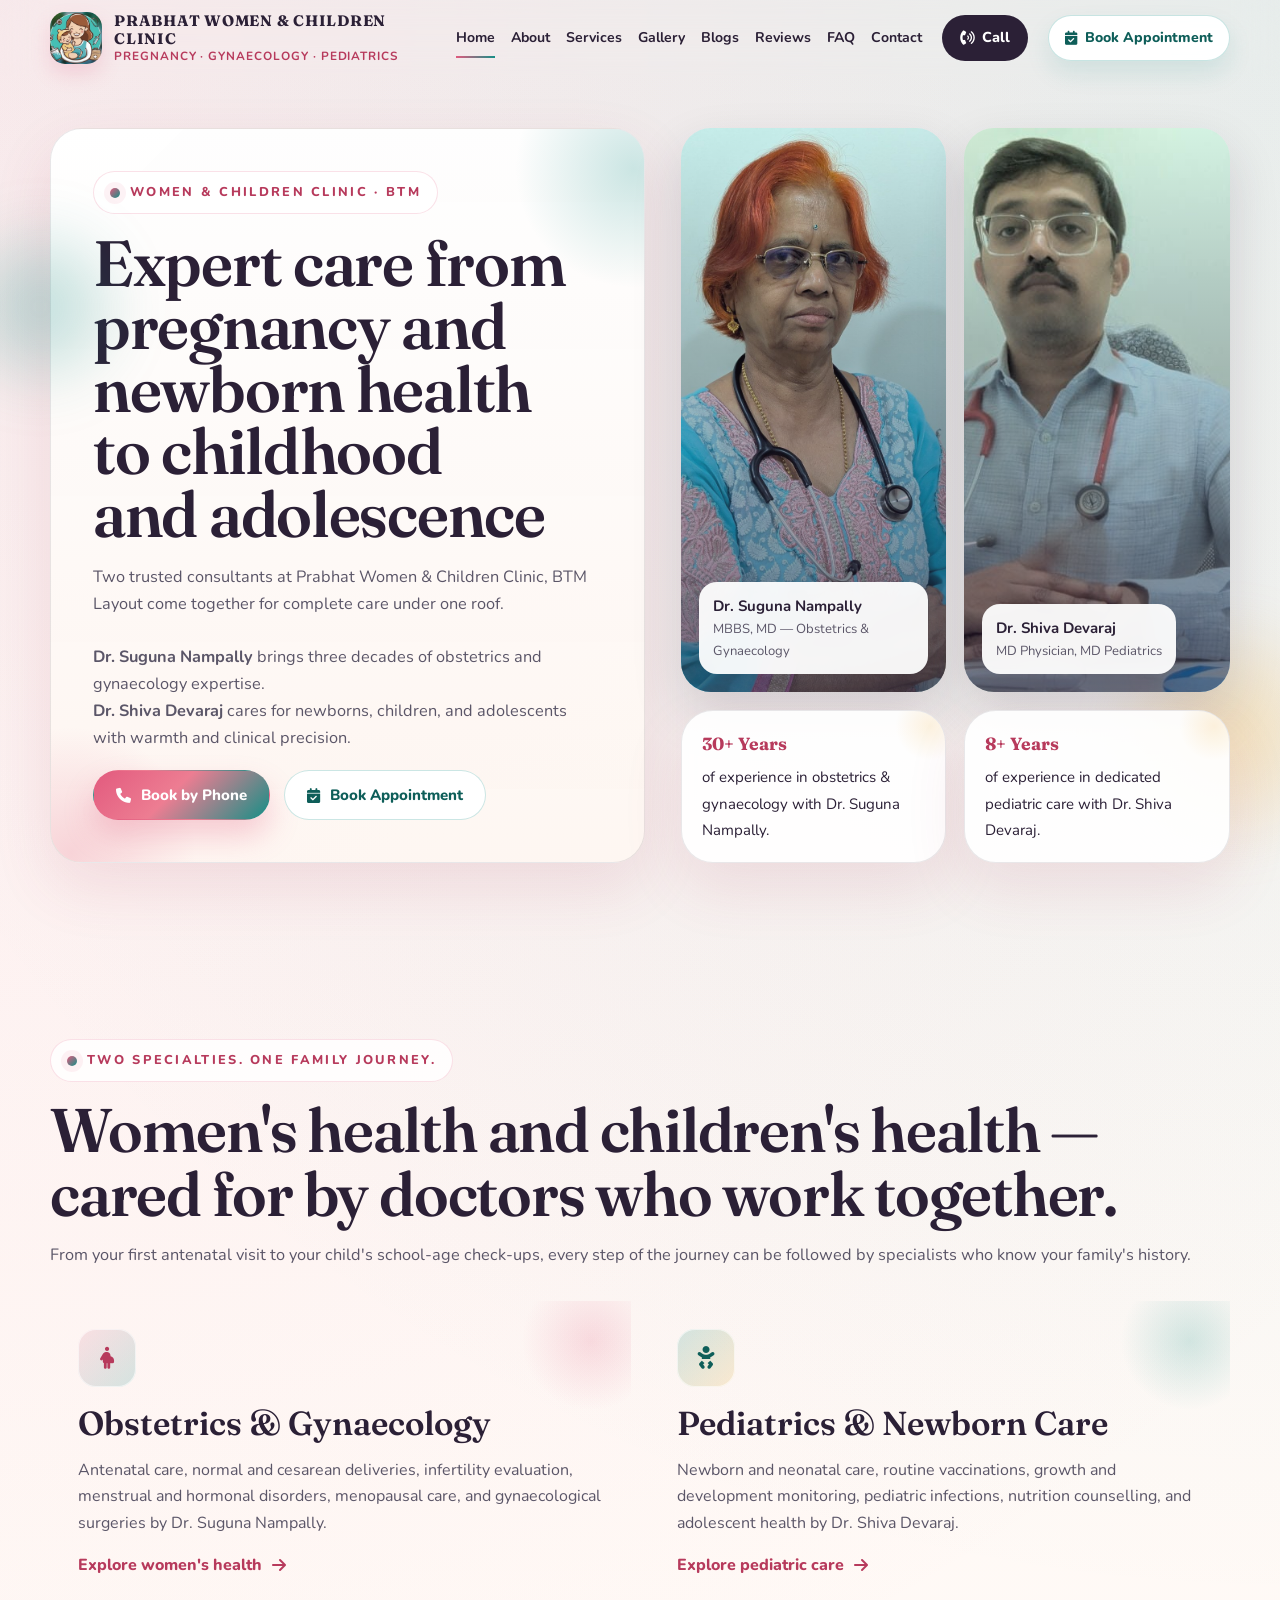
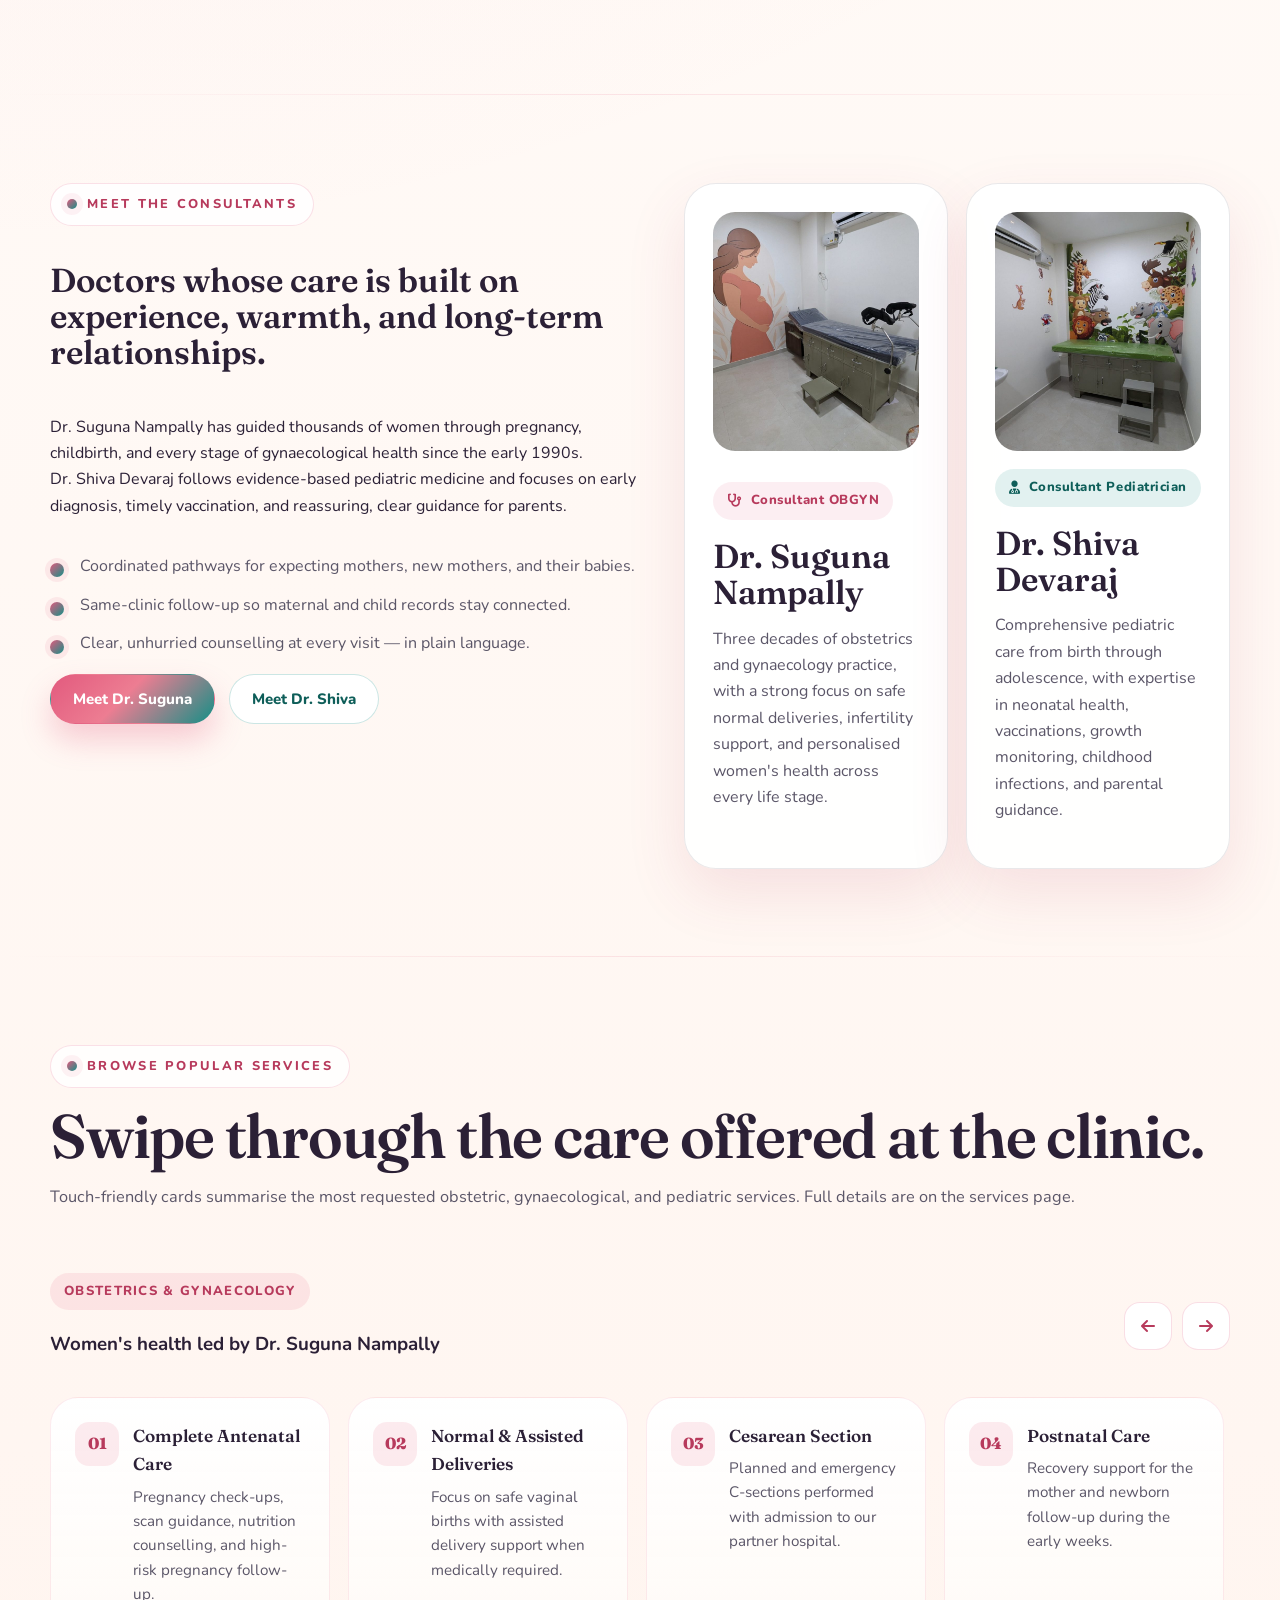
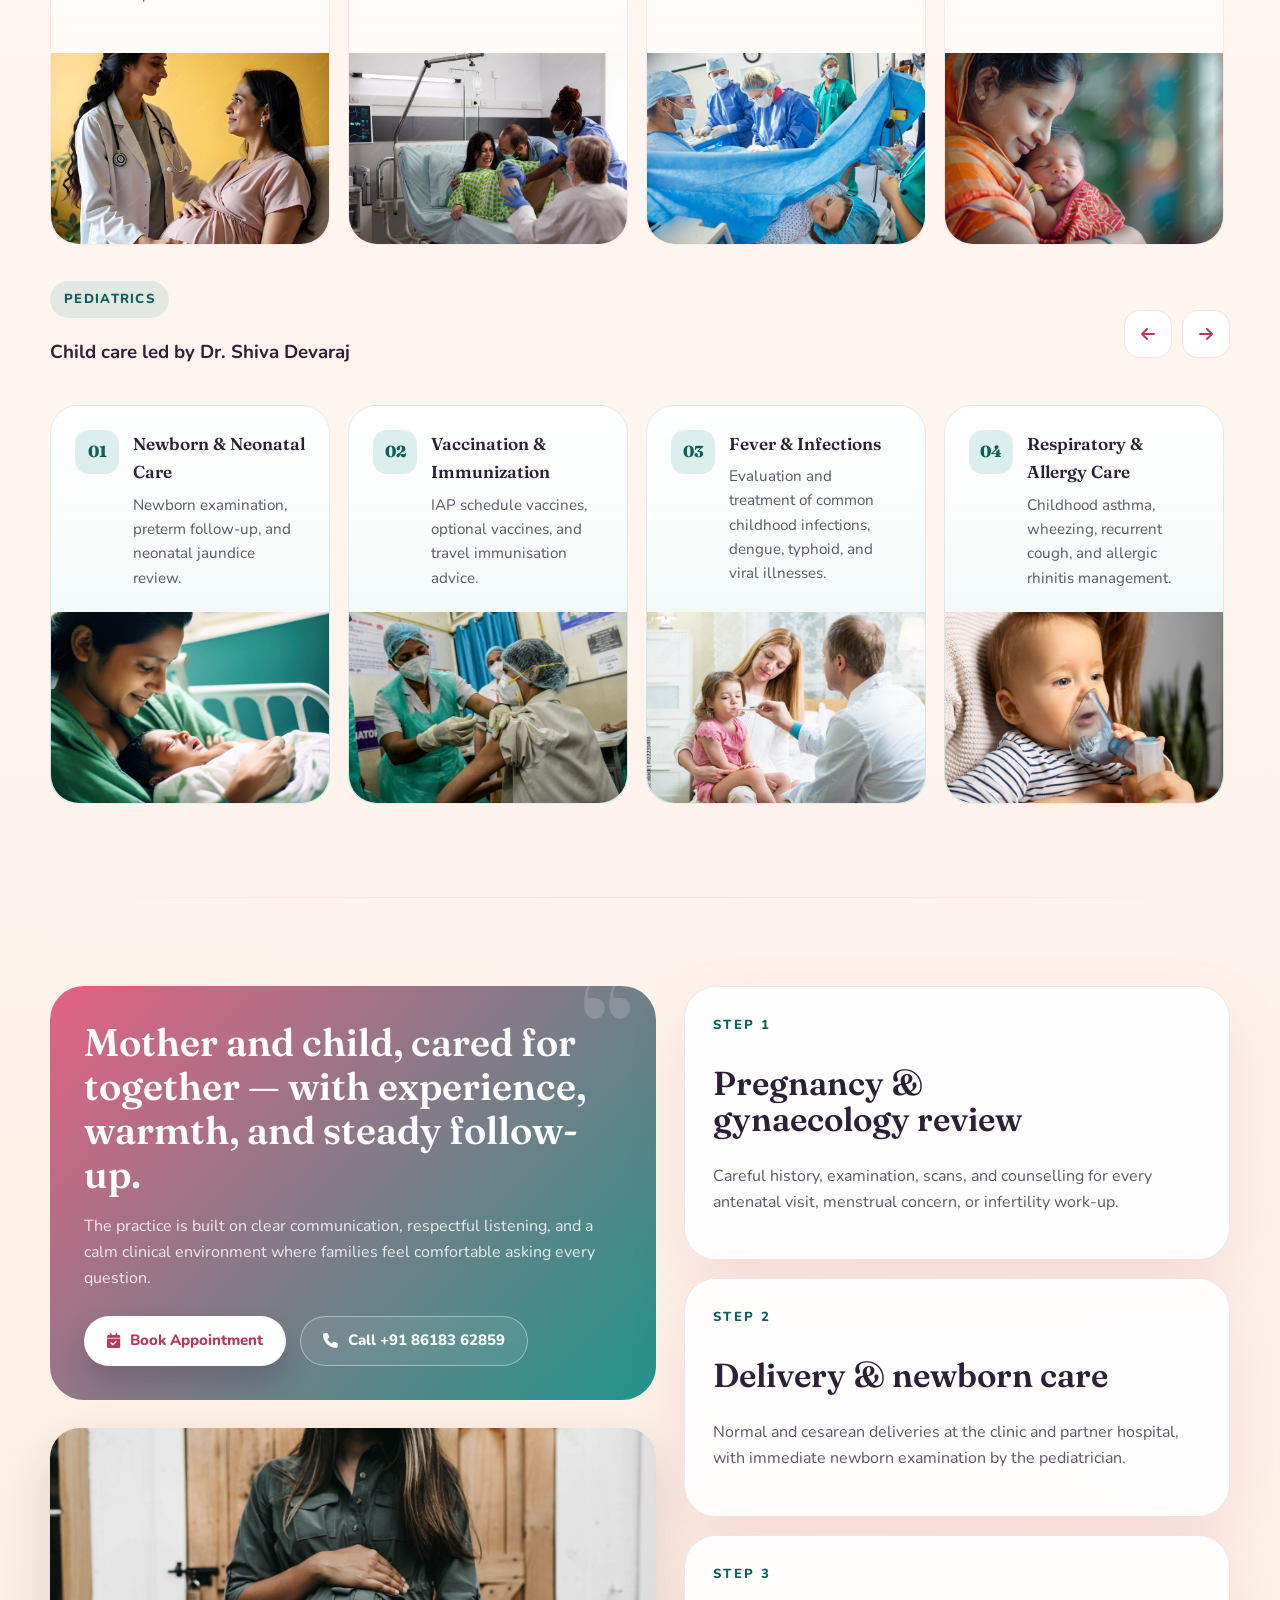
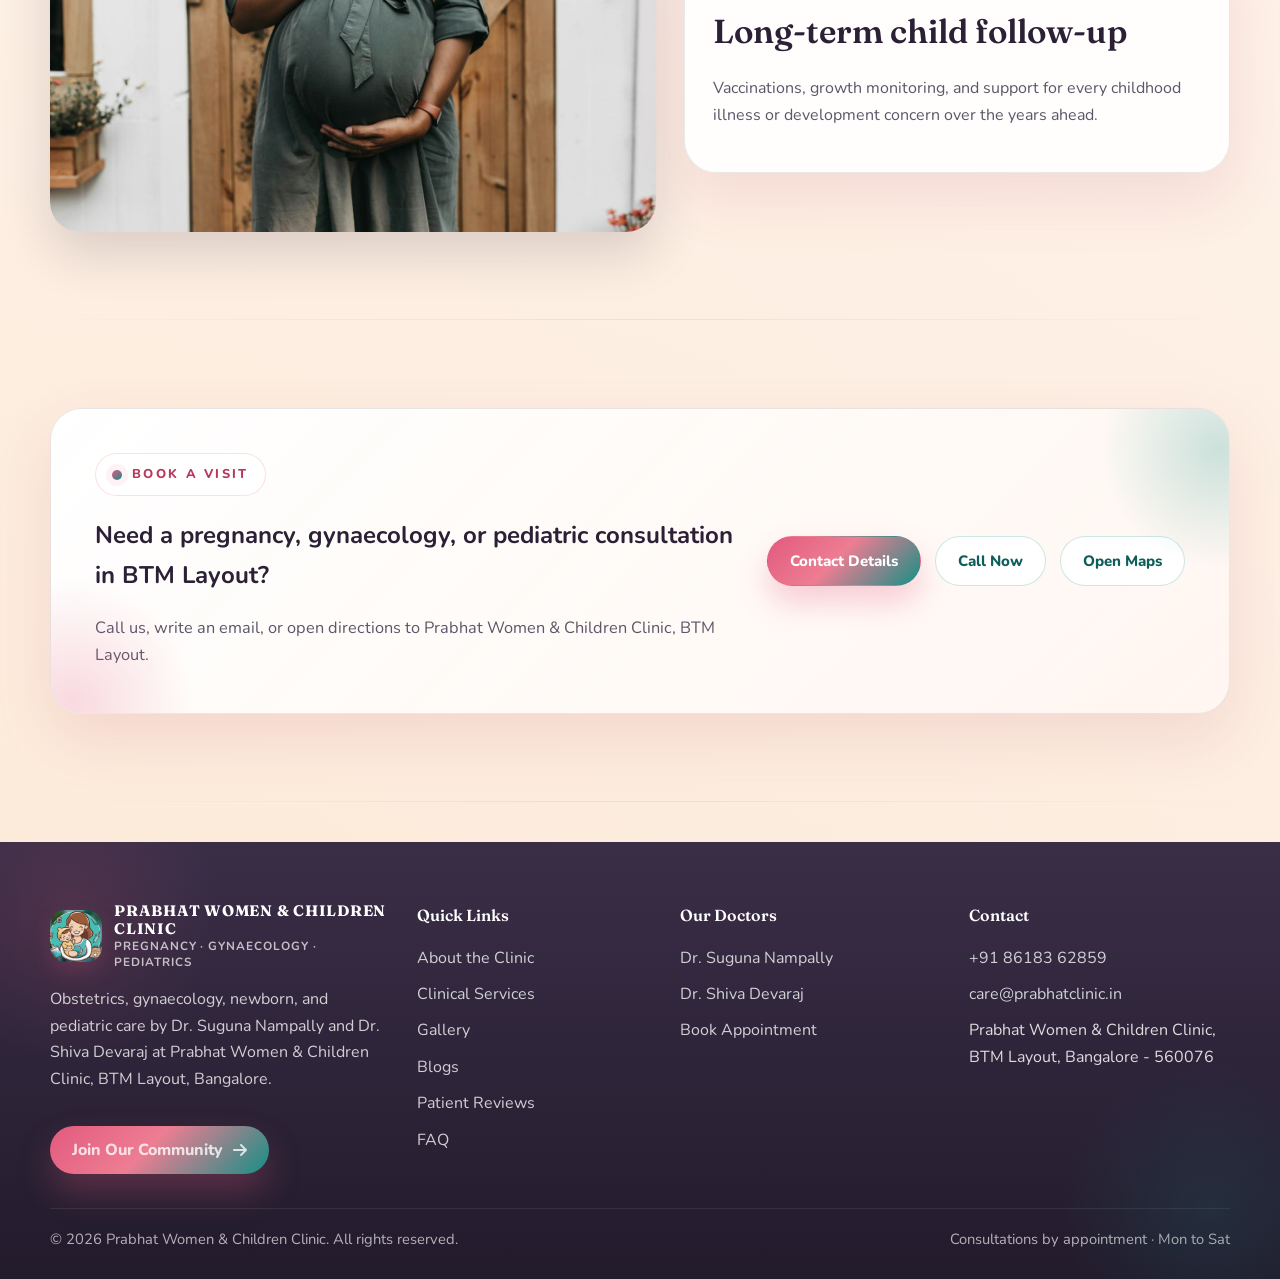
<file: index.html>
<!DOCTYPE html>
<html lang="en">

<head>
  <meta charset="UTF-8">
  <meta name="viewport" content="width=device-width, initial-scale=1.0">
  <title>Prabhat Women &amp; Children Clinic | Dr. Suguna Nampally &amp; Dr. Shiva Devaraj, Bangalore</title>
  <meta name="description"
    content="Prabhat Women &amp; Children Clinic brings together Dr. Suguna Nampally (OBGYN) and Dr. Shiva Devaraj (Pediatrician) for pregnancy, gynaecology, newborn and child care in BTM Layout, Bangalore.">
  <link rel="icon" href="assets/img/dr%20shiva/logo.jpeg" type="image/jpeg">
  <link rel="preconnect" href="https://fonts.googleapis.com">
  <link rel="preconnect" href="https://fonts.gstatic.com" crossorigin>
  <link rel="stylesheet" href="https://fonts.googleapis.com/css2?family=Fraunces:ital,opsz,wght@0,9..144,500;0,9..144,600;0,9..144,700;1,9..144,500&family=Nunito:wght@400;600;700;800&display=swap" media="print" onload="this.media='all'">
  <noscript><link rel="stylesheet" href="https://fonts.googleapis.com/css2?family=Fraunces:ital,opsz,wght@0,9..144,500;0,9..144,600;0,9..144,700;1,9..144,500&family=Nunito:wght@400;600;700;800&display=swap"></noscript>
  <link rel="stylesheet" href="assets/css/plugins/fontawesome.css">
  <link rel="stylesheet" href="assets/css/clinic.css">
</head>

<body>
  <div class="preloader" aria-hidden="true">
    <div class="preloader-shell">
      <div class="preloader-ring">
        <div class="preloader-logo">
          <img src="assets/img/dr%20shiva/logo.jpeg" alt="">
        </div>
      </div>
      <div class="preloader-label">Women &amp; Children Clinic</div>
      <div class="preloader-dots" aria-label="Loading">
        <span></span><span></span><span></span>
      </div>
    </div>
  </div>

  <header class="site-header">
    <div class="nav-shell">
      <div class="container">
        <a class="brand" href="index.html" aria-label="Prabhat Women and Children Clinic home">
          <img src="assets/img/dr%20shiva/logo.jpeg" alt="Prabhat Women and Children Clinic logo">
          <div class="brand-mark">
            <strong>Prabhat Women &amp; Children Clinic</strong>
            <span>Pregnancy · Gynaecology · Pediatrics</span>
          </div>
        </a>
        <button class="nav-toggle" type="button" aria-label="Toggle navigation" aria-controls="site-nav"
          aria-expanded="false">
          <i class="fa-solid fa-bars-staggered"></i>
        </button>
        <nav class="site-nav" id="site-nav">
          <a class="active" href="index.html">Home</a>
          <a href="about.html">About</a>
          <a href="services.html">Services</a>
          <a href="Gallery.html">Gallery</a>
          <a href="https://sdkinng.exlyapp.com/blog" target="_blank" rel="noopener">Blogs</a>
          <a href="testimonial.html">Reviews</a>
          <a href="faq.html">FAQ</a>
          <a href="contact.html">Contact</a>
        </nav>
        <a class="nav-cta" href="tel:+918618362859"><i class="fa-solid fa-phone-volume"></i> Call</a>
        <a class="nav-cta-secondary" href="https://sdkinng.exlyapp.com/plan/57fdd5f1-837b-4bdc-a148-42594df9658e"
          target="_blank" rel="noopener"><i class="fa-solid fa-calendar-check"></i> Book Appointment</a>
      </div>
    </div>
  </header>

  <main>
    <section class="hero-home">
      <div class="container hero-layout">
        <div class="hero-panel hero-card reveal">
          <div class="hero-copy">
            <span class="eyebrow">Women &amp; Children Clinic · BTM</span>
            <h1>Expert care from pregnancy and newborn health to childhood and adolescence</h1>
            <p>Two trusted consultants at Prabhat Women & Children Clinic, BTM Layout come together for complete care
              under one roof. <br><br>
              <strong>Dr. Suguna Nampally</strong> brings three decades of obstetrics and gynaecology expertise. <br>

              <strong>Dr. Shiva Devaraj</strong> cares for newborns, children, and adolescents with warmth and
              clinical precision.
            </p>
            <div class="button-row">
              <a class="button-primary" href="tel:+918618362859"><i class="fa-solid fa-phone"></i> Book by Phone</a>
              <a class="button-secondary" href="https://sdkinng.exlyapp.com/plan/57fdd5f1-837b-4bdc-a148-42594df9658e"
                target="_blank" rel="noopener"><i class="fa-solid fa-calendar-check"></i> Book Appointment</a>
            </div>
          </div>
        </div>

        <div class="hero-visual reveal">
          <div class="hero-collage">
            <div class="image-card overlay hero-card-primary">
              <img src="assets/img/dr%20shiva/dr%20suguna.jpeg"
                alt="Dr. Suguna Nampally, Consultant Obstetrician and Gynaecologist">
              <div class="image-tag">
                <strong>Dr. Suguna Nampally</strong>
                <span>MBBS, MD — Obstetrics &amp; Gynaecology</span>
              </div>
            </div>
            <div class="image-card overlay hero-card-secondary">
              <img src="assets/img/dr%20shiva/dr%20shiva.jpeg" alt="Dr. Shiva Devaraj, Consultant Pediatrician">
              <div class="image-tag">
                <strong>Dr. Shiva Devaraj</strong>
                <span>MD Physician, MD Pediatrics</span>
              </div>
            </div>
            <div class="metric-card">
              <strong>30+ Years</strong>
              <span>of experience in obstetrics &amp; gynaecology with Dr. Suguna Nampally.</span>
            </div>
            <div class="metric-card">
              <strong>8+ Years</strong>
              <span>of experience in dedicated pediatric care with Dr. Shiva Devaraj.</span>
            </div>
          </div>
        </div>
      </div>
    </section>

    <section class="section-shell">
      <div class="container">
        <div class="section-head reveal">
          <span class="eyebrow">Two specialties. One family journey.</span>
          <h2>Women's health and children's health — cared for by doctors who work together.</h2>
          <p>From your first antenatal visit to your child's school-age check-ups, every step of the journey can be
            followed by specialists who know your family's history.</p>
        </div>
        <div class="home-service-grid">
          <article class="service-summary-card mother-card reveal">
            <span class="icon-pill"><i class="fa-solid fa-person-pregnant"></i></span>
            <h3>Obstetrics &amp; Gynaecology</h3>
            <p>Antenatal care, normal and cesarean deliveries, infertility evaluation, menstrual and hormonal disorders,
              menopausal care, and gynaecological surgeries by Dr. Suguna Nampally.</p>
            <a class="button-text" href="services.html#obgyn-track">Explore women's health <i
                class="fa-solid fa-arrow-right"></i></a>
          </article>
          <article class="service-summary-card child-card reveal reveal-delay-1">
            <span class="icon-pill"><i class="fa-solid fa-baby"></i></span>
            <h3>Pediatrics &amp; Newborn Care</h3>
            <p>Newborn and neonatal care, routine vaccinations, growth and development monitoring, pediatric infections,
              nutrition counselling, and adolescent health by Dr. Shiva Devaraj.</p>
            <a class="button-text" href="services.html#pediatrics-track">Explore pediatric care <i
                class="fa-solid fa-arrow-right"></i></a>
          </article>
        </div>
      </div>
    </section>

    <section class="section-shell">
      <div class="container split-layout">
        <div class="detail-copy reveal">
          <span class="eyebrow">Meet the Consultants</span>
          <h2>Doctors whose care is built on experience, warmth, and long-term relationships.</h2>
          <p>Dr. Suguna Nampally has guided thousands of women through pregnancy, childbirth, and every stage of
            gynaecological health since the early 1990s.
            <br>
            Dr. Shiva Devaraj follows evidence-based pediatric
            medicine and focuses on early diagnosis, timely vaccination, and reassuring, clear guidance for parents.
          </p>
          <ul class="bullet-list">
            <li>Coordinated pathways for expecting mothers, new mothers, and their babies.</li>
            <li>Same-clinic follow-up so maternal and child records stay connected.</li>
            <li>Clear, unhurried counselling at every visit — in plain language.</li>
          </ul>
          <div class="button-row">
            <a class="button-primary" href="Dr.%20Suguna%20Nampally.html">Meet Dr. Suguna</a>
            <a class="button-secondary" href="Dr.%20Shiva%20Devaraj.html">Meet Dr. Shiva</a>
          </div>
        </div>
        <div class="doctor-list">
          <article class="doctor-card reveal">
            <img src="assets/img/dr%20shiva/WhatsApp%20Image%202026-03-18%20at%2011.56.43.jpeg"
              alt="Dr. Suguna Nampally consulting at Prabhat Women & Children Clinic" loading="lazy">
            <div>
              <div class="doctor-meta">
                <span class="meta-chip"><i class="fa-solid fa-stethoscope"></i> Consultant OBGYN</span>
              </div>
              <h3>Dr. Suguna Nampally</h3>
              <p>Three decades of obstetrics and gynaecology practice, with a strong focus on safe normal deliveries,
                infertility support, and personalised women's health across every life stage.</p>
            </div>
          </article>
          <article class="doctor-card reveal reveal-delay-1">
            <img src="assets/img/dr%20shiva/WhatsApp%20Image%202026-03-18%20at%2011.56.44.jpeg"
              alt="Dr. Shiva Devaraj with a young patient" loading="lazy">
            <div>
              <div class="doctor-meta">
                <span class="meta-chip teal"><i class="fa-solid fa-user-doctor"></i> Consultant Pediatrician</span>
              </div>
              <h3>Dr. Shiva Devaraj</h3>
              <p>Comprehensive pediatric care from birth through adolescence, with expertise in neonatal health,
                vaccinations, growth monitoring, childhood infections, and parental guidance.</p>
            </div>
          </article>
        </div>
      </div>
    </section>

    <section class="section-shell">
      <div class="container service-layout">
        <div class="section-head reveal">
          <span class="eyebrow">Browse Popular Services</span>
          <h2>Swipe through the care offered at the clinic.</h2>
          <p>Touch-friendly cards summarise the most requested obstetric, gynaecological, and pediatric services. Full
            details are on the services page.</p>
        </div>

        <div class="service-rail-shell reveal">
          <div class="rail-head">
            <div>
              <span class="focus-badge">Obstetrics &amp; Gynaecology</span>
              <h3>Women's health led by Dr. Suguna Nampally</h3>
            </div>
            <div class="rail-controls">
              <button class="rail-button" type="button" data-rail-target="home-obgyn" data-rail-dir="-1"
                aria-label="Scroll left"><i class="fa-solid fa-arrow-left"></i></button>
              <button class="rail-button" type="button" data-rail-target="home-obgyn" data-rail-dir="1"
                aria-label="Scroll right"><i class="fa-solid fa-arrow-right"></i></button>
            </div>
          </div>
          <div class="service-rail" id="home-obgyn">
            <article class="service-card">
              <div class="service-card-header">
                <span class="service-number">01</span>
                <div>
                  <h3>Complete Antenatal Care</h3>
                  <p>Pregnancy check-ups, scan guidance, nutrition counselling, and high-risk pregnancy follow-up.</p>
                </div>
              </div>
              <figure class="service-card-media"><img src="assets/img/services/obg-01.jpg" alt="Complete Antenatal Care"
                  loading="lazy"></figure>
            </article>
            <article class="service-card">
              <div class="service-card-header">
                <span class="service-number">02</span>
                <div>
                  <h3>Normal &amp; Assisted Deliveries</h3>
                  <p>Focus on safe vaginal births with assisted delivery support when medically required.</p>
                </div>
              </div>
              <figure class="service-card-media"><img src="assets/img/services/obg-02.jpg"
                  alt="Normal & Assisted Deliveries" loading="lazy"></figure>
            </article>
            <article class="service-card">
              <div class="service-card-header">
                <span class="service-number">03</span>
                <div>
                  <h3>Cesarean Section</h3>
                  <p>Planned and emergency C-sections performed with admission to our partner hospital.</p>
                </div>
              </div>
              <figure class="service-card-media"><img src="assets/img/services/obg-03.jpg" alt="Cesarean Section"
                  loading="lazy"></figure>
            </article>
            <article class="service-card">
              <div class="service-card-header">
                <span class="service-number">04</span>
                <div>
                  <h3>Postnatal Care</h3>
                  <p>Recovery support for the mother and newborn follow-up during the early weeks.</p>
                </div>
              </div>
              <figure class="service-card-media"><img src="assets/img/services/obg-04.jpg" alt="Postnatal Care"
                  loading="lazy"></figure>
            </article>
            <article class="service-card">
              <div class="service-card-header">
                <span class="service-number">05</span>
                <div>
                  <h3>Infertility Evaluation</h3>
                  <p>Step-by-step assessment including ovulation induction and follicular monitoring.</p>
                </div>
              </div>
              <figure class="service-card-media"><img src="assets/img/services/obg-05.jpg" alt="Infertility Evaluation"
                  loading="lazy"></figure>
            </article>
            <article class="service-card">
              <div class="service-card-header">
                <span class="service-number">06</span>
                <div>
                  <h3>PCOS &amp; PCOD Management</h3>
                  <p>Lifestyle-led, medication-supported care for polycystic ovary syndrome and metabolic issues.</p>
                </div>
              </div>
              <figure class="service-card-media"><img src="assets/img/services/obg-06.jpg" alt="PCOS & PCOD Management"
                  loading="lazy"></figure>
            </article>
            <article class="service-card">
              <div class="service-card-header">
                <span class="service-number">07</span>
                <div>
                  <h3>Menstrual Disorders</h3>
                  <p>Evaluation and treatment of irregular, heavy, or painful periods and amenorrhea.</p>
                </div>
              </div>
              <figure class="service-card-media"><img src="assets/img/services/obg-07.jpg" alt="Menstrual Disorders"
                  loading="lazy"></figure>
            </article>
            <article class="service-card">
              <div class="service-card-header">
                <span class="service-number">08</span>
                <div>
                  <h3>Fibroids &amp; Ovarian Cysts</h3>
                  <p>Medical management and surgical options including myomectomy and cyst removal.</p>
                </div>
              </div>
              <figure class="service-card-media"><img src="assets/img/services/obg-08.jpg"
                  alt="Fibroids & Ovarian Cysts" loading="lazy"></figure>
            </article>
            <article class="service-card">
              <div class="service-card-header">
                <span class="service-number">09</span>
                <div>
                  <h3>Menopause Management</h3>
                  <p>Support through hot flashes, sleep disturbances, osteoporosis risk, and hormone therapy guidance.
                  </p>
                </div>
              </div>
              <figure class="service-card-media"><img src="assets/img/services/obg-09.jpg" alt="Menopause Management"
                  loading="lazy"></figure>
            </article>
            <article class="service-card">
              <div class="service-card-header">
                <span class="service-number">10</span>
                <div>
                  <h3>Adolescent Gynaecology</h3>
                  <p>Gentle care for young girls navigating puberty, periods, and hormonal changes.</p>
                </div>
              </div>
              <figure class="service-card-media"><img src="assets/img/services/obg-10.jpg" alt="Adolescent Gynaecology"
                  loading="lazy"></figure>
            </article>
            <article class="service-card">
              <div class="service-card-header">
                <span class="service-number">11</span>
                <div>
                  <h3>Cervical Screening</h3>
                  <p>Pap smear, cervical cancer screening, and management of abnormal findings.</p>
                </div>
              </div>
              <figure class="service-card-media"><img src="assets/img/services/obg-11.jpg" alt="Cervical Screening"
                  loading="lazy"></figure>
            </article>
            <article class="service-card">
              <div class="service-card-header">
                <span class="service-number">12</span>
                <div>
                  <h3>Women's Health Check-ups</h3>
                  <p>Routine preventive screenings, breast awareness, and long-term wellness planning.</p>
                </div>
              </div>
              <figure class="service-card-media"><img src="assets/img/services/obg-12.jpg"
                  alt="Women's Health Check-ups" loading="lazy"></figure>
            </article>
          </div>
        </div>

        <div class="service-rail-shell reveal">
          <div class="rail-head">
            <div>
              <span class="focus-badge teal-badge">Pediatrics</span>
              <h3>Child care led by Dr. Shiva Devaraj</h3>
            </div>
            <div class="rail-controls">
              <button class="rail-button" type="button" data-rail-target="home-pediatrics" data-rail-dir="-1"
                aria-label="Scroll left"><i class="fa-solid fa-arrow-left"></i></button>
              <button class="rail-button" type="button" data-rail-target="home-pediatrics" data-rail-dir="1"
                aria-label="Scroll right"><i class="fa-solid fa-arrow-right"></i></button>
            </div>
          </div>
          <div class="service-rail teal-rail" id="home-pediatrics">
            <article class="service-card">
              <div class="service-card-header">
                <span class="service-number">01</span>
                <div>
                  <h3>Newborn &amp; Neonatal Care</h3>
                  <p>Newborn examination, preterm follow-up, and neonatal jaundice review.</p>
                </div>
              </div>
              <figure class="service-card-media"><img src="assets/img/services/ped-01.jpg" alt="Newborn & Neonatal Care"
                  loading="lazy"></figure>
            </article>
            <article class="service-card">
              <div class="service-card-header">
                <span class="service-number">02</span>
                <div>
                  <h3>Vaccination &amp; Immunization</h3>
                  <p>IAP schedule vaccines, optional vaccines, and travel immunisation advice.</p>
                </div>
              </div>
              <figure class="service-card-media"><img src="assets/img/services/ped-02.jpg"
                  alt="Vaccination & Immunization" loading="lazy"></figure>
            </article>
            <article class="service-card">
              <div class="service-card-header">
                <span class="service-number">03</span>
                <div>
                  <h3>Fever &amp; Infections</h3>
                  <p>Evaluation and treatment of common childhood infections, dengue, typhoid, and viral illnesses.</p>
                </div>
              </div>
              <figure class="service-card-media"><img src="assets/img/services/ped-03.jpg" alt="Fever & Infections"
                  loading="lazy"></figure>
            </article>
            <article class="service-card">
              <div class="service-card-header">
                <span class="service-number">04</span>
                <div>
                  <h3>Respiratory &amp; Allergy Care</h3>
                  <p>Childhood asthma, wheezing, recurrent cough, and allergic rhinitis management.</p>
                </div>
              </div>
              <figure class="service-card-media"><img src="assets/img/services/ped-04.jpg"
                  alt="Respiratory & Allergy Care" loading="lazy"></figure>
            </article>
            <article class="service-card">
              <div class="service-card-header">
                <span class="service-number">05</span>
                <div>
                  <h3>Gastro &amp; Feeding Issues</h3>
                  <p>Diarrhea, dehydration, constipation, abdominal pain, and feeding difficulties.</p>
                </div>
              </div>
              <figure class="service-card-media"><img src="assets/img/services/ped-05.jpg" alt="Gastro & Feeding Issues"
                  loading="lazy"></figure>
            </article>
            <article class="service-card">
              <div class="service-card-header">
                <span class="service-number">06</span>
                <div>
                  <h3>Breastfeeding Support</h3>
                  <p>Counselling for new mothers on feeding, latch, and infant nutrition.</p>
                </div>
              </div>
              <figure class="service-card-media"><img src="assets/img/services/ped-06.jpg" alt="Breastfeeding Support"
                  loading="lazy"></figure>
            </article>
            <article class="service-card">
              <div class="service-card-header">
                <span class="service-number">07</span>
                <div>
                  <h3>Preventive Child Health</h3>
                  <p>Lifestyle guidance, obesity prevention, and adolescent health counselling.</p>
                </div>
              </div>
              <figure class="service-card-media"><img src="assets/img/services/ped-07.jpg" alt="Preventive Child Health"
                  loading="lazy"></figure>
            </article>
            <article class="service-card">
              <div class="service-card-header">
                <span class="service-number">08</span>
                <div>
                  <h3>Behavioural Concerns</h3>
                  <p>Screen-time guidance, sleep issues, and everyday behavioural questions for parents.</p>
                </div>
              </div>
              <figure class="service-card-media"><img src="assets/img/services/ped-08.jpg" alt="Behavioural Concerns"
                  loading="lazy"></figure>
            </article>
            <article class="service-card">
              <div class="service-card-header">
                <span class="service-number">09</span>
                <div>
                  <h3>Adolescent Health</h3>
                  <p>Counselling and preventive care for teenagers, including HPV and hepatitis B vaccines.</p>
                </div>
              </div>
              <figure class="service-card-media"><img src="assets/img/services/ped-09.jpg" alt="Adolescent Health"
                  loading="lazy"></figure>
            </article>
            <article class="service-card">
              <div class="service-card-header">
                <span class="service-number">10</span>
                <div>
                  <h3>Ear Piercing</h3>
                  <p>Safe, hygienic ear piercing for children using sterile, painless techniques.</p>
                </div>
              </div>
              <figure class="service-card-media"><img src="assets/img/services/ped-10.jpg" alt="Ear Piercing"
                  loading="lazy"></figure>
            </article>
          </div>
        </div>
      </div>
    </section>

    <section class="section-shell">
      <div class="container content-columns">
        <div class="quote-column">
          <div class="quote-panel reveal">
            <blockquote>Mother and child, cared for together — with experience, warmth, and steady follow-up.
            </blockquote>
            <p>The practice is built on clear communication, respectful listening, and a calm clinical environment where
              families feel comfortable asking every question.</p>
            <div class="button-row quote-panel-actions">
              <a class="button-primary" href="https://sdkinng.exlyapp.com/plan/57fdd5f1-837b-4bdc-a148-42594df9658e"
                target="_blank" rel="noopener"><i class="fa-solid fa-calendar-check"></i> Book Appointment</a>
              <a class="button-secondary" href="tel:+918618362859"><i class="fa-solid fa-phone"></i> Call +91 86183
                62859</a>
            </div>
          </div>
          <div class="image-card quote-image reveal">
            <img src="assets/img/stock/happy-mother.jpg" alt="Mother holding her baby with warmth and joy"
              loading="lazy">
          </div>
        </div>
        <div class="timeline-grid">
          <article class="timeline-card reveal">
            <strong>Step 1</strong>
            <h3>Pregnancy &amp; gynaecology review</h3>
            <p>Careful history, examination, scans, and counselling for every antenatal visit, menstrual concern, or
              infertility work-up.</p>
          </article>
          <article class="timeline-card reveal reveal-delay-1">
            <strong>Step 2</strong>
            <h3>Delivery &amp; newborn care</h3>
            <p>Normal and cesarean deliveries at the clinic and partner hospital, with immediate newborn examination by
              the pediatrician.</p>
          </article>
          <article class="timeline-card reveal reveal-delay-2">
            <strong>Step 3</strong>
            <h3>Long-term child follow-up</h3>
            <p>Vaccinations, growth monitoring, and support for every childhood illness or development concern over the
              years ahead.</p>
          </article>
        </div>
      </div>
    </section>

    <section class="section-shell">
      <div class="container cta-banner reveal">
        <div>
          <span class="eyebrow">Book a Visit</span>
          <h2>Need a pregnancy, gynaecology, or pediatric consultation in BTM Layout?</h2>
          <p class="body-copy">Call us, write an email, or open directions to Prabhat Women & Children Clinic, BTM
            Layout.</p>
        </div>
        <div class="button-row">
          <a class="button-primary" href="contact.html">Contact Details</a>
          <a class="button-secondary" href="tel:+918618362859">Call Now</a>
          <a class="button-secondary"
            href="https://www.google.com/maps/place/Prabhat+Women+%26+Children+Clinic-Gynaecologist-Paediatrician+at+BTM/@12.9174879,77.6157048,17z/data=!3m1!4b1!4m6!3m5!1s0x3bae15e423659b07:0xbe630e1923e3d3f6!8m2!3d12.9174879!4d77.6182797!16s%2Fg%2F11w1qvjbw7"
            target="_blank" rel="noopener">Open Maps</a>
        </div>
      </div>
    </section>
  </main>

  <footer class="footer">
    <div class="container footer-grid">
      <div>
        <a class="brand" href="index.html">
          <img src="assets/img/dr%20shiva/logo.jpeg" alt="Prabhat Women and Children Clinic logo">
          <div class="brand-mark">
            <strong>Prabhat Women &amp; Children Clinic</strong>
            <span>Pregnancy · Gynaecology · Pediatrics</span>
          </div>
        </a>
        <p>Obstetrics, gynaecology, newborn, and pediatric care by Dr. Suguna Nampally and Dr. Shiva Devaraj at Prabhat
          Women & Children Clinic, BTM Layout, Bangalore.</p>
        <a class="footer-promo-btn" href="https://sdkinng.exlyapp.com/checkout/c81e4223-b422-4dda-a871-996d84845b74"
          target="_blank" rel="noopener">Join Our Community <i class="fa-solid fa-arrow-right"></i></a>
      </div>
      <div>
        <h4>Quick Links</h4>
        <div class="footer-links">
          <a href="about.html">About the Clinic</a>
          <a href="services.html">Clinical Services</a>
          <a href="Gallery.html">Gallery</a>
          <a href="https://sdkinng.exlyapp.com/blog" target="_blank" rel="noopener">Blogs</a>
          <a href="testimonial.html">Patient Reviews</a>
          <a href="faq.html">FAQ</a>
        </div>
      </div>
      <div>
        <h4>Our Doctors</h4>
        <div class="footer-links">
          <a href="Dr.%20Suguna%20Nampally.html">Dr. Suguna Nampally</a>
          <a href="Dr.%20Shiva%20Devaraj.html">Dr. Shiva Devaraj</a>
          <a href="https://sdkinng.exlyapp.com/plan/57fdd5f1-837b-4bdc-a148-42594df9658e" target="_blank"
            rel="noopener">Book Appointment</a>
        </div>
      </div>
      <div>
        <h4>Contact</h4>
        <div class="footer-contact">
          <a href="tel:+918618362859">+91 86183 62859</a>
          <a href="mailto:care@prabhatclinic.in">care@prabhatclinic.in</a>
          <span>Prabhat Women & Children Clinic, BTM Layout, Bangalore - 560076</span>
        </div>
      </div>
    </div>
    <div class="container footer-bottom">
      <span>&copy; <span data-current-year></span> Prabhat Women &amp; Children Clinic. All rights reserved.</span>
      <span>Consultations by appointment · Mon to Sat</span>
    </div>
  </footer>

  <script src="assets/js/clinic.js" defer></script>
</body>

</html>
</file>
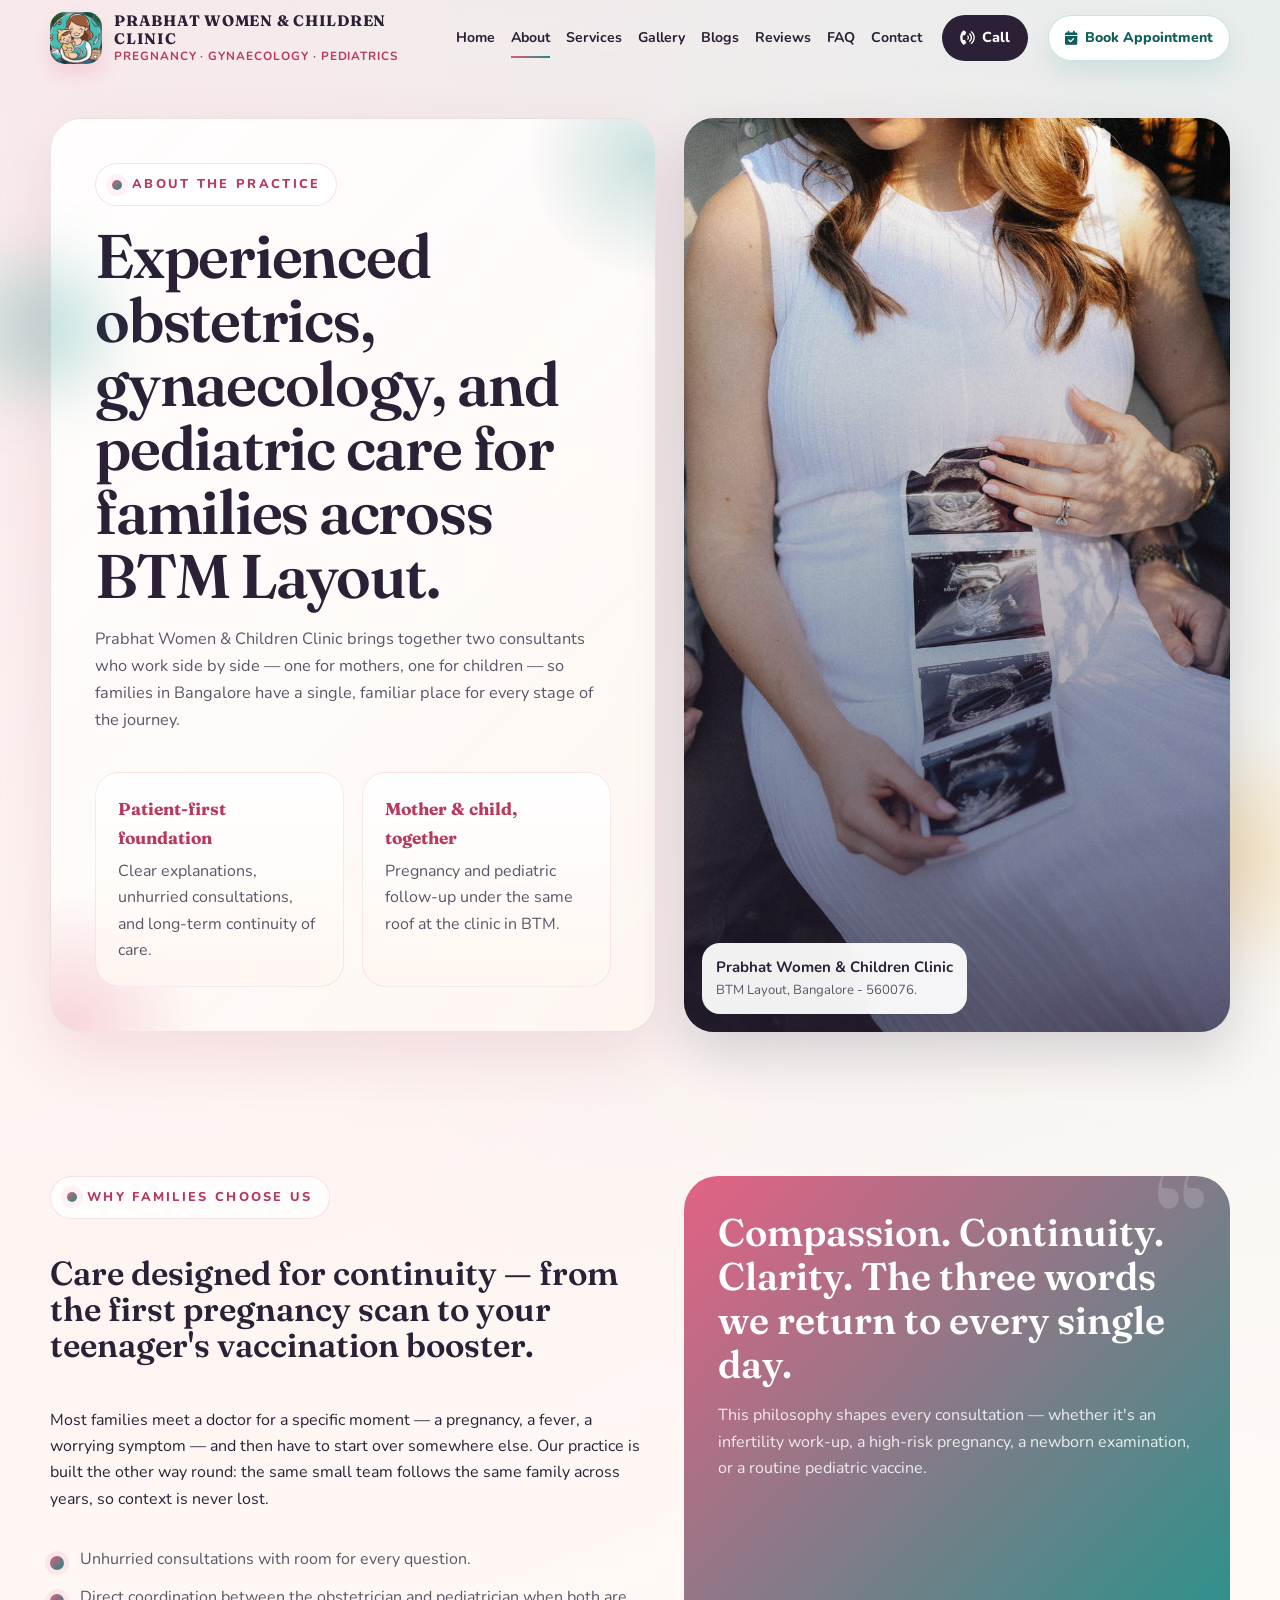
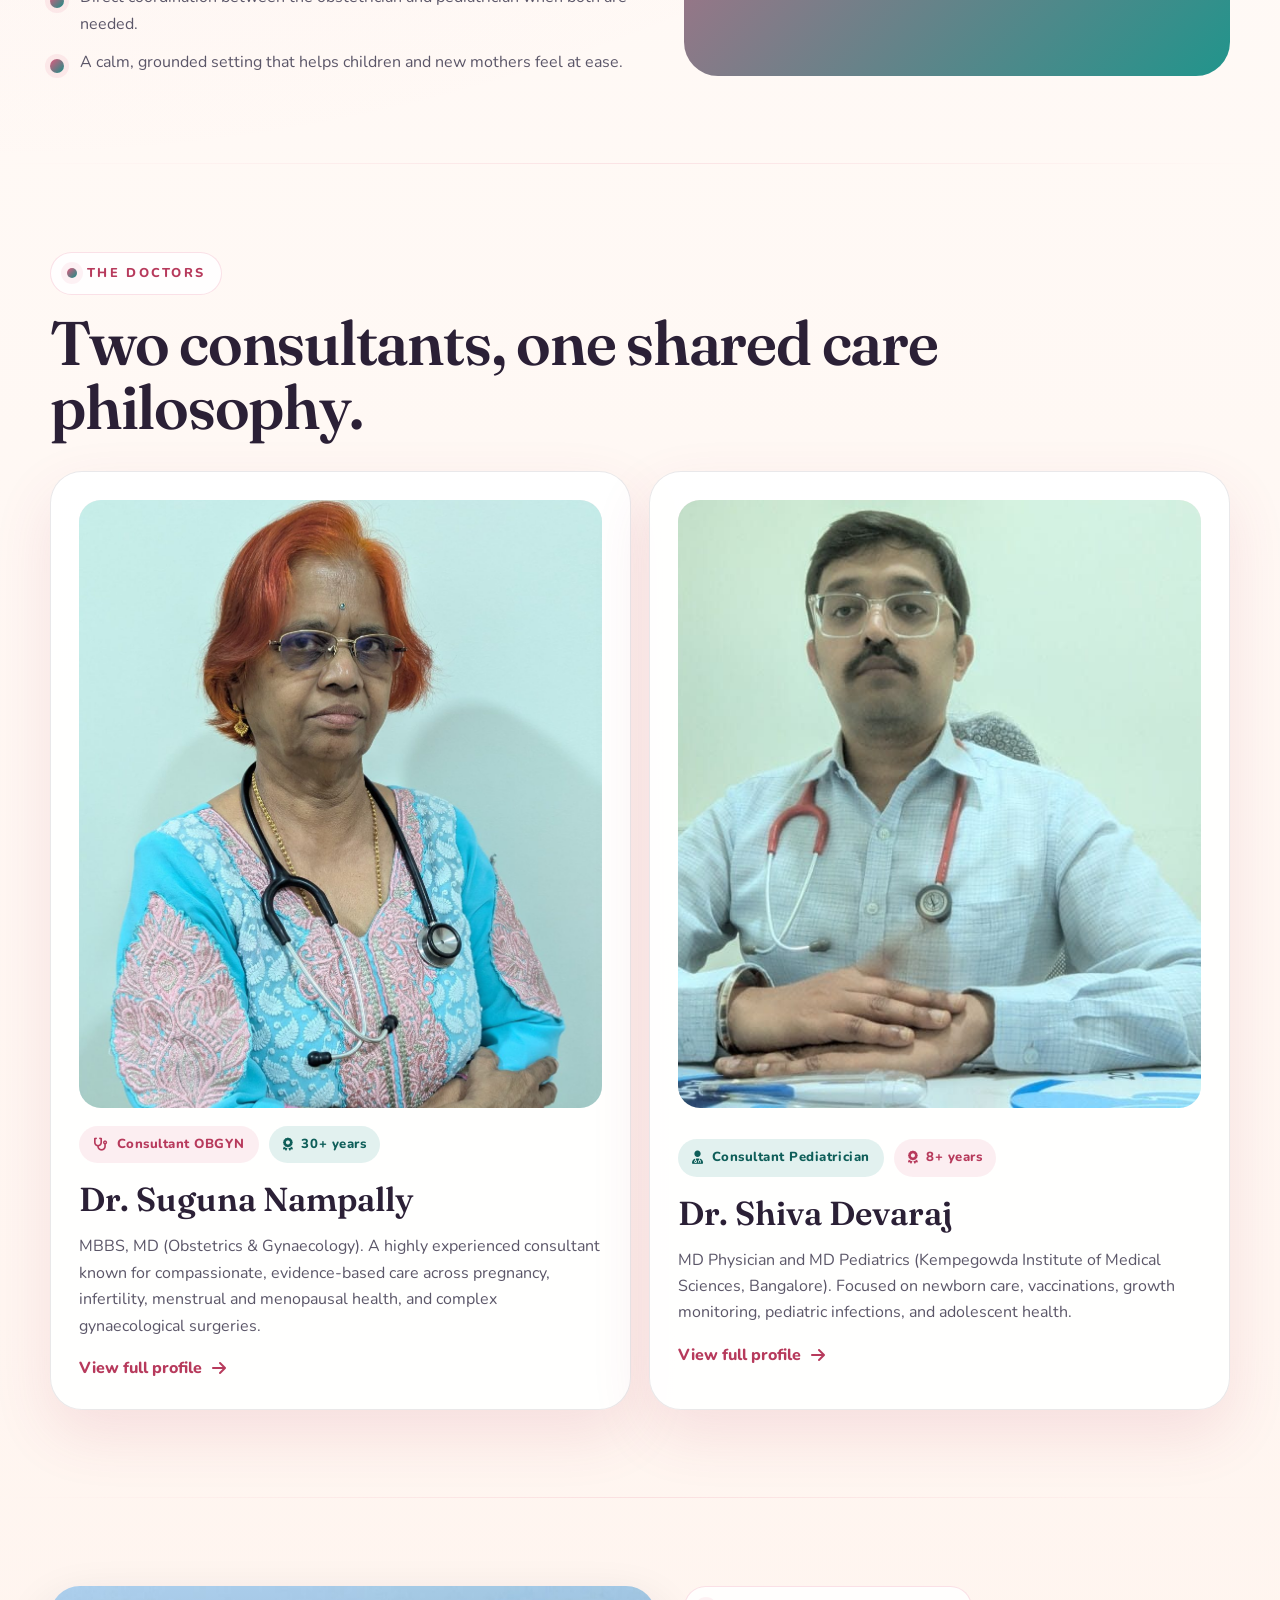
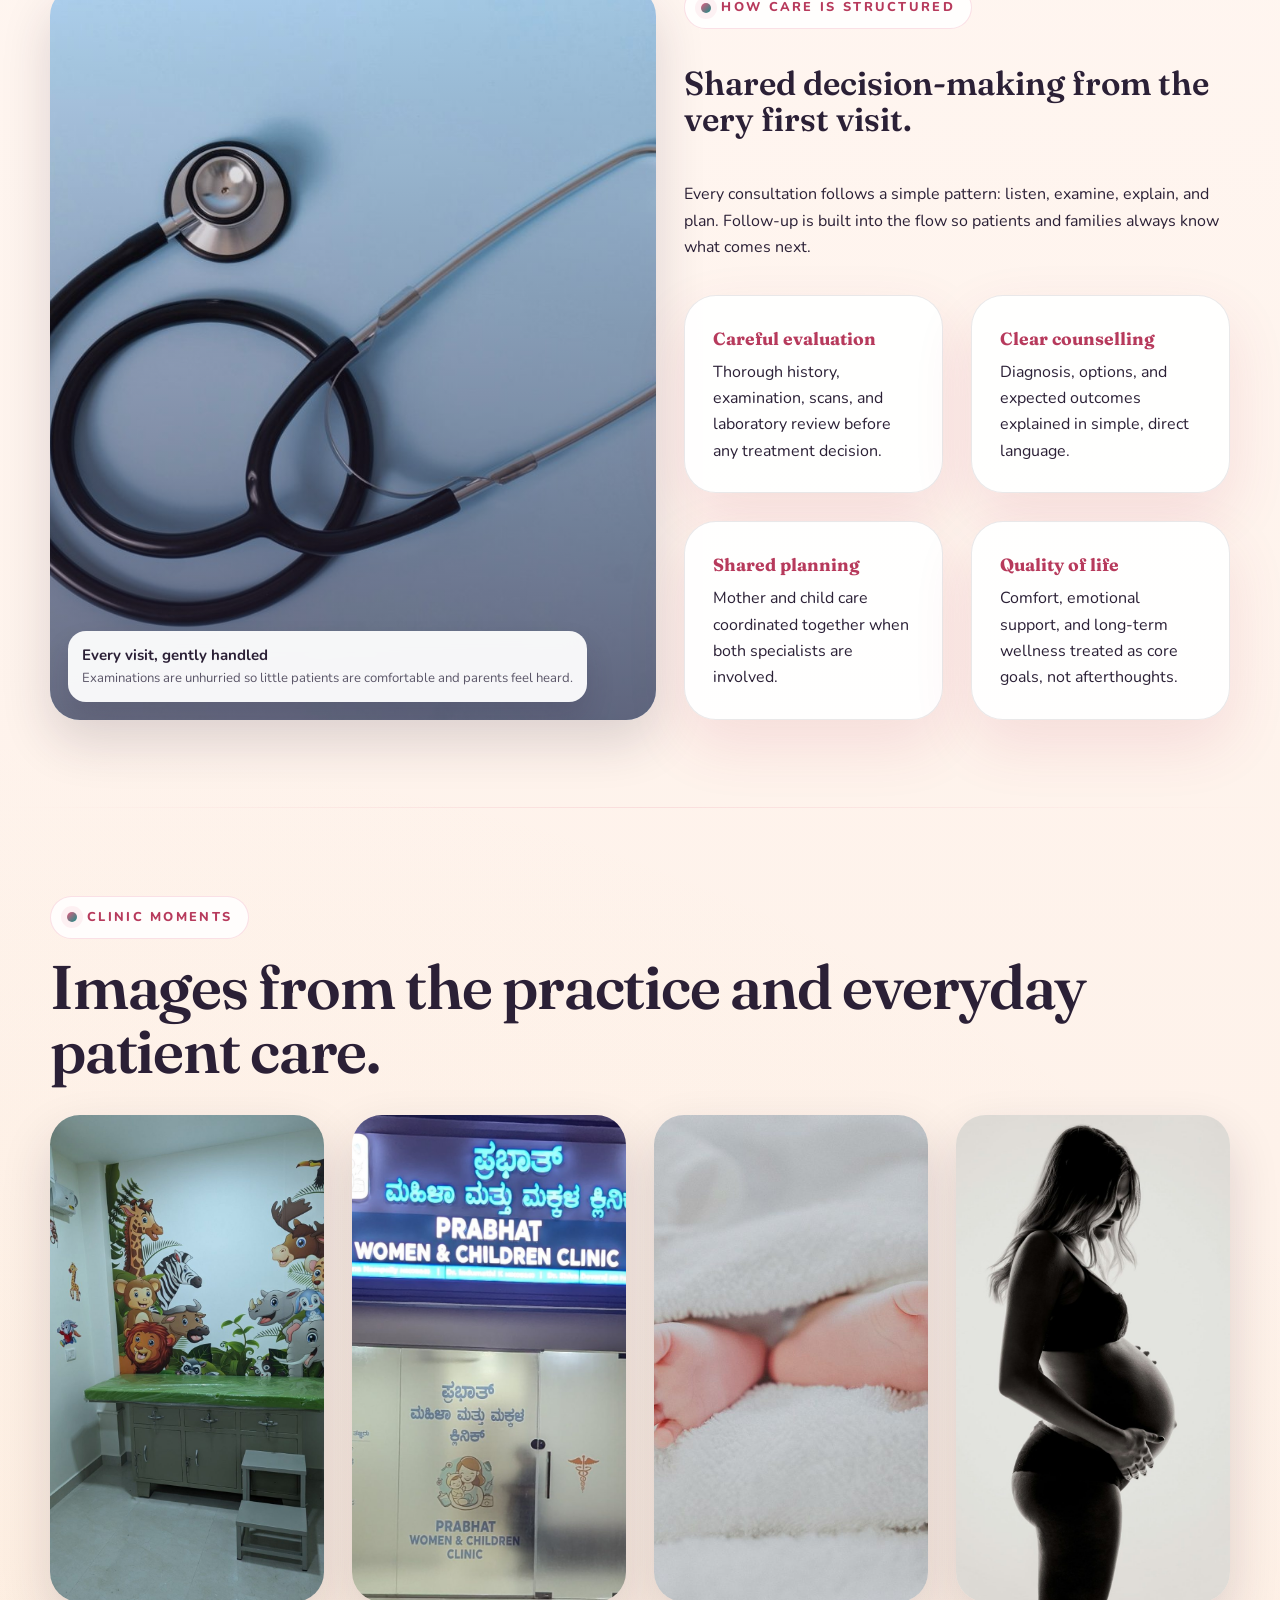
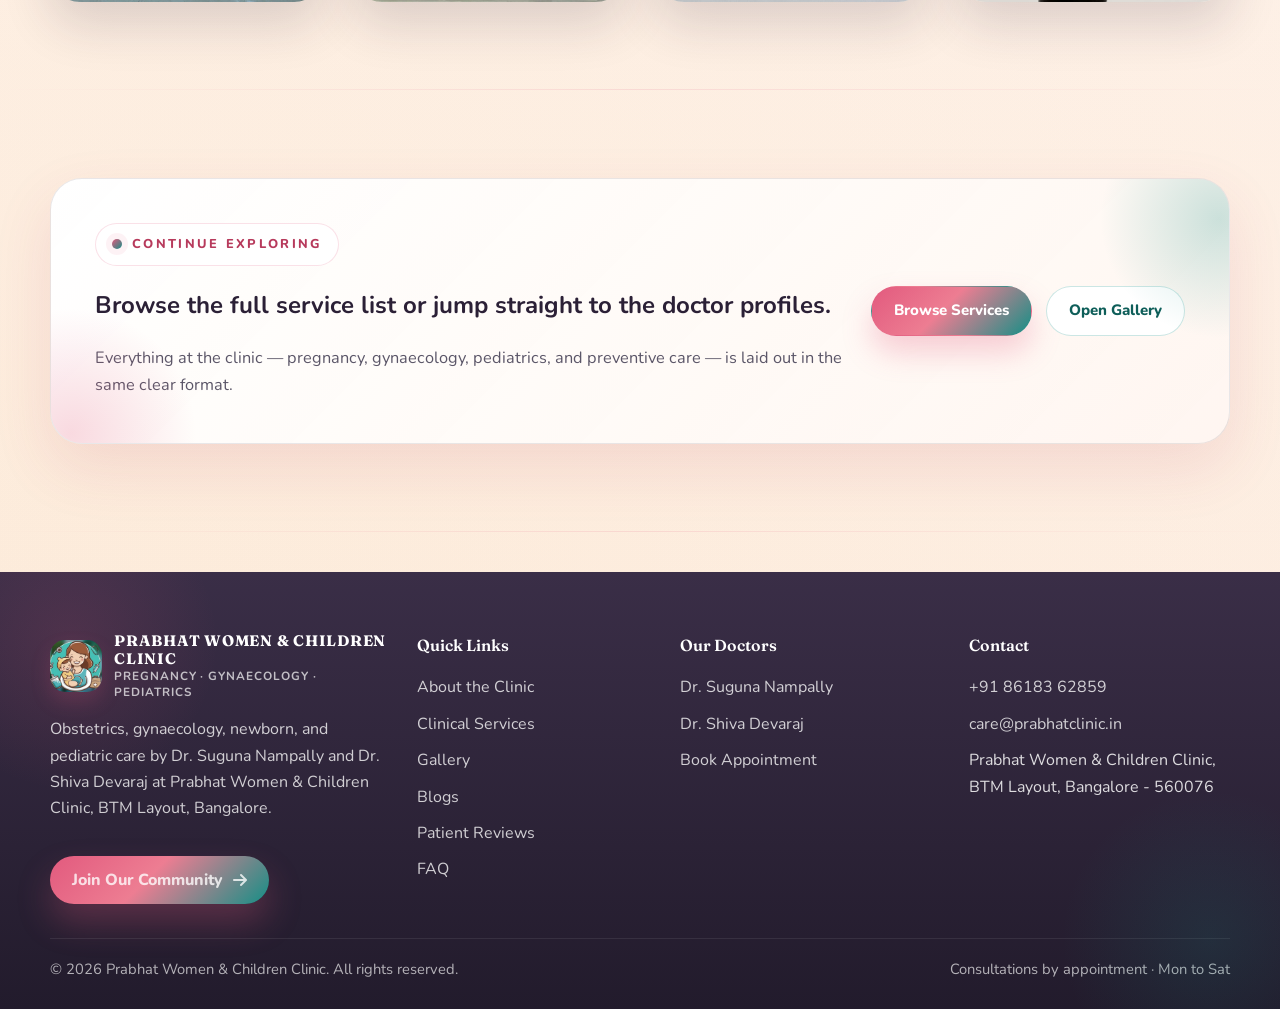
<file: about.html>
<!DOCTYPE html>
<html lang="en">

<head>
  <meta charset="UTF-8">
  <meta name="viewport" content="width=device-width, initial-scale=1.0">
  <title>About | Prabhat Women &amp; Children Clinic, Bangalore</title>
  <meta name="description"
    content="About Prabhat Women &amp; Children Clinic — Dr. Suguna Nampally (OBGYN) and Dr. Shiva Devaraj (Pediatrician) in BTM Layout, Bangalore.">
  <link rel="icon" href="assets/img/dr%20shiva/logo.jpeg" type="image/jpeg">
  <link rel="preconnect" href="https://fonts.googleapis.com">
  <link rel="preconnect" href="https://fonts.gstatic.com" crossorigin>
  <link rel="stylesheet" href="https://fonts.googleapis.com/css2?family=Fraunces:ital,opsz,wght@0,9..144,500;0,9..144,600;0,9..144,700;1,9..144,500&family=Nunito:wght@400;600;700;800&display=swap" media="print" onload="this.media='all'">
  <noscript><link rel="stylesheet" href="https://fonts.googleapis.com/css2?family=Fraunces:ital,opsz,wght@0,9..144,500;0,9..144,600;0,9..144,700;1,9..144,500&family=Nunito:wght@400;600;700;800&display=swap"></noscript>
  <link rel="stylesheet" href="assets/css/plugins/fontawesome.css">
  <link rel="stylesheet" href="assets/css/clinic.css">
</head>

<body>
  <div class="preloader" aria-hidden="true">
    <div class="preloader-shell">
      <div class="preloader-ring">
        <div class="preloader-logo">
          <img src="assets/img/dr%20shiva/logo.jpeg" alt="">
        </div>
      </div>
      <div class="preloader-label">Women &amp; Children Clinic</div>
      <div class="preloader-dots" aria-label="Loading">
        <span></span><span></span><span></span>
      </div>
    </div>
  </div>

  <header class="site-header">
    <div class="nav-shell">
      <div class="container">
        <a class="brand" href="index.html" aria-label="Prabhat Women and Children Clinic home">
          <img src="assets/img/dr%20shiva/logo.jpeg" alt="Prabhat Women and Children Clinic logo">
          <div class="brand-mark">
            <strong>Prabhat Women &amp; Children Clinic</strong>
            <span>Pregnancy · Gynaecology · Pediatrics</span>
          </div>
        </a>
        <button class="nav-toggle" type="button" aria-label="Toggle navigation" aria-controls="site-nav"
          aria-expanded="false">
          <i class="fa-solid fa-bars-staggered"></i>
        </button>
        <nav class="site-nav" id="site-nav">
          <a href="index.html">Home</a>
          <a class="active" href="about.html">About</a>
          <a href="services.html">Services</a>
          <a href="Gallery.html">Gallery</a>
          <a href="https://sdkinng.exlyapp.com/blog" target="_blank" rel="noopener">Blogs</a>
          <a href="testimonial.html">Reviews</a>
          <a href="faq.html">FAQ</a>
          <a href="contact.html">Contact</a>
        </nav>
        <a class="nav-cta" href="tel:+918618362859"><i class="fa-solid fa-phone-volume"></i> Call</a>
        <a class="nav-cta-secondary" href="https://sdkinng.exlyapp.com/plan/57fdd5f1-837b-4bdc-a148-42594df9658e"
          target="_blank" rel="noopener"><i class="fa-solid fa-calendar-check"></i> Book Appointment</a>
      </div>
    </div>
  </header>

  <main>
    <section class="page-hero">
      <div class="container page-hero-layout">
        <div class="page-hero-panel hero-card reveal">
          <div class="page-hero-copy">
            <span class="eyebrow">About The Practice</span>
            <h1>Experienced obstetrics, gynaecology, and pediatric care for families across BTM Layout.</h1>
            <p>Prabhat Women &amp; Children Clinic brings together two consultants who work side by side — one for
              mothers, one for children — so families in Bangalore have a single, familiar place for every stage of the
              journey.</p>
            <div class="summary-grid">
              <div class="summary-item">
                <strong>Patient-first foundation</strong>
                <span>Clear explanations, unhurried consultations, and long-term continuity of care.</span>
              </div>
              <div class="summary-item">
                <strong>Mother &amp; child, together</strong>
                <span>Pregnancy and pediatric follow-up under the same roof at the clinic in BTM.</span>
              </div>
            </div>
          </div>
        </div>
        <div class="page-hero-media reveal">
          <div class="image-card overlay">
            <img src="assets/img/stock/ultrasound-sonogram.jpg" alt="Mother holding her pregnancy sonogram">
            <div class="image-tag">
              <strong>Prabhat Women & Children Clinic</strong>
              <span>BTM Layout, Bangalore - 560076.</span>
            </div>
          </div>
        </div>
      </div>
    </section>

    <section class="section-shell">
      <div class="container content-columns">
        <div class="detail-copy reveal">
          <span class="eyebrow">Why Families Choose Us</span>
          <h2>Care designed for continuity — from the first pregnancy scan to your teenager's vaccination booster.</h2>
          <p>Most families meet a doctor for a specific moment — a pregnancy, a fever, a worrying symptom — and then
            have to start over somewhere else. Our practice is built the other way round: the same small team follows
            the same family across years, so context is never lost.</p>
          <ul class="bullet-list">
            <li>Unhurried consultations with room for every question.</li>
            <li>Direct coordination between the obstetrician and pediatrician when both are needed.</li>
            <li>A calm, grounded setting that helps children and new mothers feel at ease.</li>
          </ul>
        </div>
        <div class="quote-panel reveal reveal-delay-1">
          <blockquote>Compassion. Continuity. Clarity. The three words we return to every single day.</blockquote>
          <p>This philosophy shapes every consultation — whether it's an infertility work-up, a high-risk pregnancy, a
            newborn examination, or a routine pediatric vaccine.</p>
        </div>
      </div>
    </section>

    <section class="section-shell">
      <div class="container">
        <div class="section-head reveal">
          <span class="eyebrow">The Doctors</span>
          <h2>Two consultants, one shared care philosophy.</h2>
        </div>
        <div class="doctor-list">
          <article class="doctor-card reveal doctor-card-about-suguna">
            <img src="assets/img/dr%20shiva/dr%20suguna.jpeg" alt="Dr. Suguna Nampally portrait" loading="lazy">
            <div>
              <div class="doctor-meta">
                <span class="meta-chip"><i class="fa-solid fa-stethoscope"></i> Consultant OBGYN</span>
                <span class="meta-chip teal"><i class="fa-solid fa-award"></i> 30+ years</span>
              </div>
              <h3>Dr. Suguna Nampally</h3>
              <p>MBBS, MD (Obstetrics &amp; Gynaecology). A highly experienced consultant known for compassionate,
                evidence-based care across pregnancy, infertility, menstrual and menopausal health, and complex
                gynaecological surgeries.</p>
              <a class="button-text" href="Dr.%20Suguna%20Nampally.html">View full profile <i
                  class="fa-solid fa-arrow-right"></i></a>
            </div>
          </article>
          <article class="doctor-card reveal reveal-delay-1 doctor-card-about-shiva">
            <img src="assets/img/dr%20shiva/dr%20shiva.jpeg" alt="Dr. Shiva Devaraj portrait" loading="lazy">
            <div>
              <div class="doctor-meta">
                <span class="meta-chip teal"><i class="fa-solid fa-user-doctor"></i> Consultant Pediatrician</span>
                <span class="meta-chip"><i class="fa-solid fa-award"></i> 8+ years</span>
              </div>
              <h3>Dr. Shiva Devaraj</h3>
              <p>MD Physician and MD Pediatrics (Kempegowda Institute of Medical Sciences, Bangalore). Focused on
                newborn care, vaccinations, growth monitoring, pediatric infections, and
                adolescent health.</p>
              <a class="button-text" href="Dr.%20Shiva%20Devaraj.html">View full profile <i
                  class="fa-solid fa-arrow-right"></i></a>
            </div>
          </article>
        </div>
      </div>
    </section>

    <section class="section-shell">
      <div class="container media-callout">
        <div class="image-card overlay reveal">
          <img src="assets/img/stock/stethoscope-baby.jpg"
            alt="Pediatrician gently examining an infant with a stethoscope" loading="lazy">
          <div class="image-tag">
            <strong>Every visit, gently handled</strong>
            <span>Examinations are unhurried so little patients are comfortable and parents feel heard.</span>
          </div>
        </div>
        <div class="detail-copy reveal">
          <span class="eyebrow">How Care Is Structured</span>
          <h2>Shared decision-making from the very first visit.</h2>
          <p>Every consultation follows a simple pattern: listen, examine, explain, and plan. Follow-up is built into
            the flow so patients and families always know what comes next.</p>
          <div class="detail-grid">
            <article class="detail-card">
              <strong>Careful evaluation</strong>
              <span>Thorough history, examination, scans, and laboratory review before any treatment decision.</span>
            </article>
            <article class="detail-card">
              <strong>Clear counselling</strong>
              <span>Diagnosis, options, and expected outcomes explained in simple, direct language.</span>
            </article>
            <article class="detail-card">
              <strong>Shared planning</strong>
              <span>Mother and child care coordinated together when both specialists are involved.</span>
            </article>
            <article class="detail-card">
              <strong>Quality of life</strong>
              <span>Comfort, emotional support, and long-term wellness treated as core goals, not afterthoughts.</span>
            </article>
          </div>
        </div>
      </div>
    </section>

    <section class="section-shell">
      <div class="container">
        <div class="section-head reveal">
          <span class="eyebrow">Clinic Moments</span>
          <h2>Images from the practice and everyday patient care.</h2>
        </div>
        <div class="gallery-preview-grid">
          <div class="image-card reveal"><img
              src="assets/img/dr%20shiva/WhatsApp%20Image%202026-03-18%20at%2011.56.44%20(1).jpeg"
              alt="Clinic moment at Prabhat Women & Children Clinic" loading="lazy"></div>
          <div class="image-card reveal reveal-delay-1"><img
              src="assets/img/dr%20shiva/WhatsApp%20Image%202026-03-18%20at%2011.56.44%20(2).jpeg"
              alt="Dr. Shiva and Dr. Suguna at work" loading="lazy"></div>
          <div class="image-card reveal reveal-delay-2"><img src="assets/img/stock/newborn-sleeping.jpg"
              alt="Peaceful sleeping newborn" loading="lazy"></div>
          <div class="image-card reveal reveal-delay-3"><img src="assets/img/stock/mother-belly.jpg"
              alt="Expecting mother cradling her belly" loading="lazy"></div>
        </div>
      </div>
    </section>

    <section class="section-shell">
      <div class="container cta-banner reveal">
        <div>
          <span class="eyebrow">Continue Exploring</span>
          <h2>Browse the full service list or jump straight to the doctor profiles.</h2>
          <p class="body-copy">Everything at the clinic — pregnancy, gynaecology, pediatrics, and preventive care — is
            laid out in the same clear format.</p>
        </div>
        <div class="button-row">
          <a class="button-primary" href="services.html">Browse Services</a>
          <a class="button-secondary" href="Gallery.html">Open Gallery</a>
        </div>
      </div>
    </section>
  </main>

  <footer class="footer">
    <div class="container footer-grid">
      <div>
        <a class="brand" href="index.html">
          <img src="assets/img/dr%20shiva/logo.jpeg" alt="Prabhat Women and Children Clinic logo">
          <div class="brand-mark">
            <strong>Prabhat Women &amp; Children Clinic</strong>
            <span>Pregnancy · Gynaecology · Pediatrics</span>
          </div>
        </a>
        <p>Obstetrics, gynaecology, newborn, and pediatric care by Dr. Suguna Nampally and Dr. Shiva Devaraj at Prabhat
          Women & Children Clinic, BTM Layout, Bangalore.</p>
        <a class="footer-promo-btn" href="https://sdkinng.exlyapp.com/checkout/c81e4223-b422-4dda-a871-996d84845b74"
          target="_blank" rel="noopener">Join Our Community <i class="fa-solid fa-arrow-right"></i></a>

      </div>
      <div>
        <h4>Quick Links</h4>
        <div class="footer-links">
          <a href="about.html">About the Clinic</a>
          <a href="services.html">Clinical Services</a>
          <a href="Gallery.html">Gallery</a>
          <a href="https://sdkinng.exlyapp.com/blog" target="_blank" rel="noopener">Blogs</a>
          <a href="testimonial.html">Patient Reviews</a>
          <a href="faq.html">FAQ</a>
        </div>
      </div>
      <div>
        <h4>Our Doctors</h4>
        <div class="footer-links">
          <a href="Dr.%20Suguna%20Nampally.html">Dr. Suguna Nampally</a>
          <a href="Dr.%20Shiva%20Devaraj.html">Dr. Shiva Devaraj</a>
          <a href="https://sdkinng.exlyapp.com/plan/57fdd5f1-837b-4bdc-a148-42594df9658e" target="_blank"
            rel="noopener">Book Appointment</a>
        </div>
      </div>
      <div>
        <h4>Contact</h4>
        <div class="footer-contact">
          <a href="tel:+918618362859">+91 86183 62859</a>
          <a href="mailto:care@prabhatclinic.in">care@prabhatclinic.in</a>
          <span>Prabhat Women & Children Clinic, BTM Layout, Bangalore - 560076</span>
        </div>
      </div>
    </div>
    <div class="container footer-bottom">
      <span>&copy; <span data-current-year></span> Prabhat Women &amp; Children Clinic. All rights reserved.</span>
      <span>Consultations by appointment · Mon to Sat</span>
    </div>
  </footer>

  <script src="assets/js/clinic.js" defer></script>
</body>

</html>
</file>
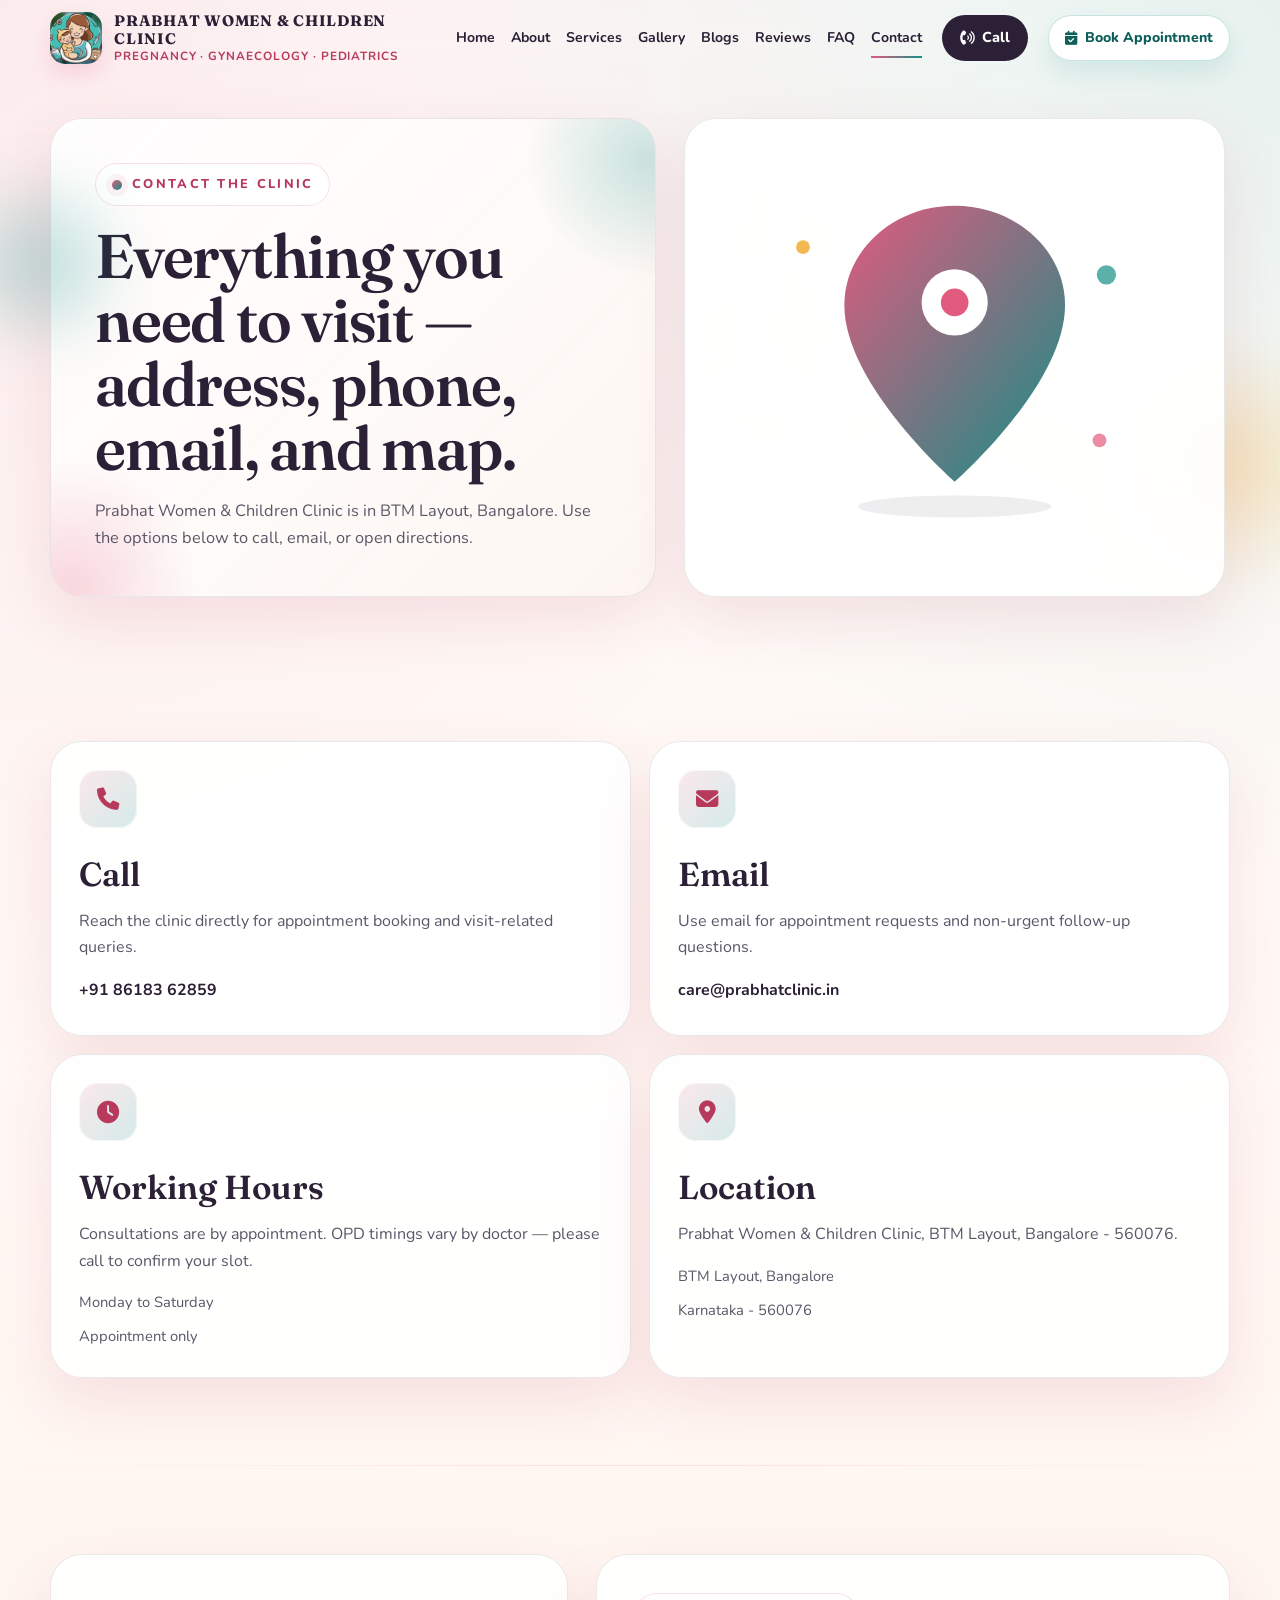
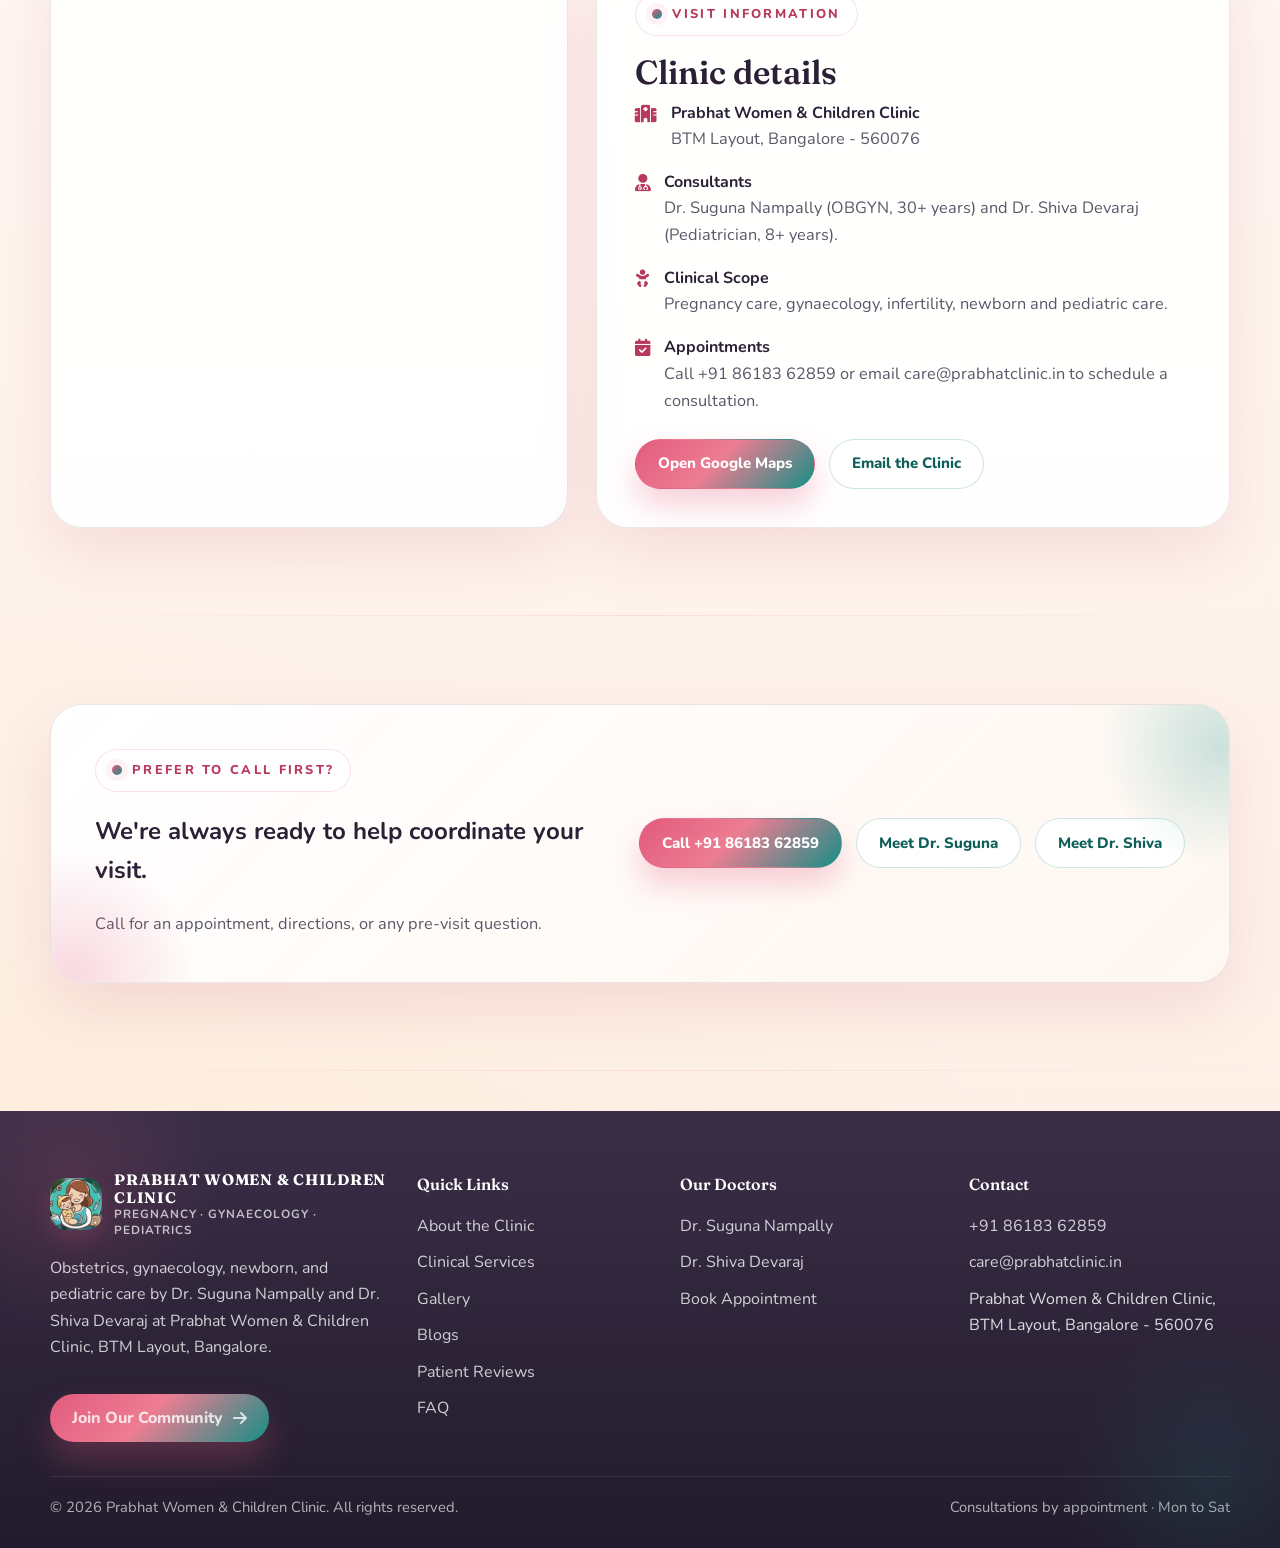
<file: contact.html>
<!DOCTYPE html>
<html lang="en">
<head>
  <meta charset="UTF-8">
  <meta name="viewport" content="width=device-width, initial-scale=1.0">
  <title>Contact | Prabhat Women &amp; Children Clinic, Bangalore</title>
  <meta name="description" content="Contact Prabhat Women &amp; Children Clinic — phone, email, clinic address, and map for Dr. Suguna Nampally (OBGYN) and Dr. Shiva Devaraj (Pediatrician) in BTM Layout, Bangalore.">
  <link rel="icon" href="assets/img/dr%20shiva/logo.jpeg" type="image/jpeg">
  <link rel="preconnect" href="https://fonts.googleapis.com">
  <link rel="preconnect" href="https://fonts.gstatic.com" crossorigin>
  <link rel="stylesheet" href="https://fonts.googleapis.com/css2?family=Fraunces:ital,opsz,wght@0,9..144,500;0,9..144,600;0,9..144,700;1,9..144,500&family=Nunito:wght@400;600;700;800&display=swap" media="print" onload="this.media='all'">
  <noscript><link rel="stylesheet" href="https://fonts.googleapis.com/css2?family=Fraunces:ital,opsz,wght@0,9..144,500;0,9..144,600;0,9..144,700;1,9..144,500&family=Nunito:wght@400;600;700;800&display=swap"></noscript>
  <link rel="stylesheet" href="assets/css/plugins/fontawesome.css">
  <link rel="stylesheet" href="assets/css/clinic.css">
</head>
<body>
  <div class="preloader" aria-hidden="true">
    <div class="preloader-shell">
      <div class="preloader-ring">
        <div class="preloader-logo">
          <img src="assets/img/dr%20shiva/logo.jpeg" alt="">
        </div>
      </div>
      <div class="preloader-label">Women &amp; Children Clinic</div>
      <div class="preloader-dots" aria-label="Loading">
        <span></span><span></span><span></span>
      </div>
    </div>
  </div>

  <header class="site-header">
    <div class="nav-shell">
      <div class="container">
        <a class="brand" href="index.html" aria-label="Prabhat Women and Children Clinic home">
          <img src="assets/img/dr%20shiva/logo.jpeg" alt="Prabhat Women and Children Clinic logo">
          <div class="brand-mark">
            <strong>Prabhat Women &amp; Children Clinic</strong>
            <span>Pregnancy · Gynaecology · Pediatrics</span>
          </div>
        </a>
        <button class="nav-toggle" type="button" aria-label="Toggle navigation" aria-controls="site-nav" aria-expanded="false">
          <i class="fa-solid fa-bars-staggered"></i>
        </button>
        <nav class="site-nav" id="site-nav">
          <a href="index.html">Home</a>
          <a href="about.html">About</a>
          <a href="services.html">Services</a>
          <a href="Gallery.html">Gallery</a>
          <a href="https://sdkinng.exlyapp.com/blog" target="_blank" rel="noopener">Blogs</a>
          <a href="testimonial.html">Reviews</a>
          <a href="faq.html">FAQ</a>
          <a class="active" href="contact.html">Contact</a>
        </nav>
        <a class="nav-cta" href="tel:+918618362859"><i class="fa-solid fa-phone-volume"></i> Call</a>
        <a class="nav-cta-secondary" href="https://sdkinng.exlyapp.com/plan/57fdd5f1-837b-4bdc-a148-42594df9658e" target="_blank" rel="noopener"><i class="fa-solid fa-calendar-check"></i> Book Appointment</a>
      </div>
    </div>
  </header>

  <main>
    <section class="page-hero">
      <div class="container page-hero-layout">
        <div class="page-hero-panel hero-card reveal">
          <div class="page-hero-copy">
            <span class="eyebrow">Contact The Clinic</span>
            <h1>Everything you need to visit — address, phone, email, and map.</h1>
            <p>Prabhat Women &amp; Children Clinic is in BTM Layout, Bangalore. Use the options below to call, email, or open directions.</p>
          </div>
        </div>
        <div class="page-hero-media reveal">
          <div class="hero-card" style="display:flex;align-items:center;justify-content:center;padding:24px;min-height:420px;">
            <svg viewBox="0 0 320 280" width="90%" height="auto" aria-hidden="true">
              <defs>
                <linearGradient id="pin-grad" x1="0" y1="0" x2="1" y2="1">
                  <stop offset="0%" stop-color="#e25a7e"/>
                  <stop offset="100%" stop-color="#158f86"/>
                </linearGradient>
              </defs>
              <g transform="translate(160 30)">
                <path fill="url(#pin-grad)" d="M0 0 C44 0 80 32 80 72 C80 130 0 200 0 200 C0 200 -80 130 -80 72 C-80 32 -44 0 0 0 Z"/>
                <circle cx="0" cy="70" r="24" fill="#fff"/>
                <circle cx="0" cy="70" r="10" fill="#e25a7e"/>
              </g>
              <ellipse cx="160" cy="248" rx="70" ry="8" fill="#2b2036" opacity="0.08"/>
              <circle cx="50" cy="60" r="5" fill="#f2b851"/>
              <circle cx="270" cy="80" r="7" fill="#158f86" opacity="0.7"/>
              <circle cx="265" cy="200" r="5" fill="#e25a7e" opacity="0.7"/>
            </svg>
          </div>
        </div>
      </div>
    </section>

    <section class="section-shell">
      <div class="container">
        <div class="contact-card-grid">
          <article class="contact-card reveal">
            <span class="icon-pill"><i class="fa-solid fa-phone"></i></span>
            <h3>Call</h3>
            <p>Reach the clinic directly for appointment booking and visit-related queries.</p>
            <div class="footer-contact">
              <a href="tel:+918618362859">+91 86183 62859</a>
            </div>
          </article>
          <article class="contact-card reveal reveal-delay-1">
            <span class="icon-pill"><i class="fa-solid fa-envelope"></i></span>
            <h3>Email</h3>
            <p>Use email for appointment requests and non-urgent follow-up questions.</p>
            <div class="footer-contact">
              <a href="mailto:care@prabhatclinic.in">care@prabhatclinic.in</a>
            </div>
          </article>
          <article class="contact-card reveal reveal-delay-2">
            <span class="icon-pill"><i class="fa-solid fa-clock"></i></span>
            <h3>Working Hours</h3>
            <p>Consultations are by appointment. OPD timings vary by doctor — please call to confirm your slot.</p>
            <div class="footer-contact">
              <span>Monday to Saturday</span>
              <span>Appointment only</span>
            </div>
          </article>
          <article class="contact-card reveal reveal-delay-3">
            <span class="icon-pill"><i class="fa-solid fa-location-dot"></i></span>
            <h3>Location</h3>
            <p>Prabhat Women & Children Clinic, BTM Layout, Bangalore - 560076.</p>
            <div class="footer-contact">
              <span>BTM Layout, Bangalore</span>
              <span>Karnataka - 560076</span>
            </div>
          </article>
        </div>
      </div>
    </section>

    <section class="section-shell">
      <div class="container contact-grid">
        <div class="map-card reveal">
          <iframe class="map-frame" src="https://www.google.com/maps?q=Prabhat+Women+%26+Children+Clinic,+BTM,+Bangalore&ll=12.9174879,77.6182797&z=17&output=embed" loading="lazy" referrerpolicy="no-referrer-when-downgrade" title="Prabhat Women & Children Clinic on map"></iframe>
        </div>
        <div class="faq-card reveal reveal-delay-1">
          <span class="eyebrow">Visit Information</span>
          <h2>Clinic details</h2>
          <div class="contact-list">
            <div class="contact-line">
              <i class="fa-solid fa-hospital"></i>
              <div>
                <strong>Prabhat Women & Children Clinic</strong>
                <div class="body-copy">BTM Layout, Bangalore - 560076</div>
              </div>
            </div>
            <div class="contact-line">
              <i class="fa-solid fa-user-doctor"></i>
              <div>
                <strong>Consultants</strong>
                <div class="body-copy">Dr. Suguna Nampally (OBGYN, 30+ years) and Dr. Shiva Devaraj (Pediatrician, 8+ years).</div>
              </div>
            </div>
            <div class="contact-line">
              <i class="fa-solid fa-baby"></i>
              <div>
                <strong>Clinical Scope</strong>
                <div class="body-copy">Pregnancy care, gynaecology, infertility, newborn and pediatric care.</div>
              </div>
            </div>
            <div class="contact-line">
              <i class="fa-solid fa-calendar-check"></i>
              <div>
                <strong>Appointments</strong>
                <div class="body-copy">Call +91 86183 62859 or email care@prabhatclinic.in to schedule a consultation.</div>
              </div>
            </div>
          </div>
          <div class="button-row" style="margin-top: 24px;">
            <a class="button-primary" href="https://www.google.com/maps/place/Prabhat+Women+%26+Children+Clinic-Gynaecologist-Paediatrician+at+BTM/@12.9174879,77.6157048,17z/data=!3m1!4b1!4m6!3m5!1s0x3bae15e423659b07:0xbe630e1923e3d3f6!8m2!3d12.9174879!4d77.6182797!16s%2Fg%2F11w1qvjbw7" target="_blank" rel="noopener">Open Google Maps</a>
            <a class="button-secondary" href="mailto:care@prabhatclinic.in">Email the Clinic</a>
          </div>
        </div>
      </div>
    </section>

    <section class="section-shell">
      <div class="container cta-banner reveal">
        <div>
          <span class="eyebrow">Prefer to call first?</span>
          <h2>We're always ready to help coordinate your visit.</h2>
          <p class="body-copy">Call for an appointment, directions, or any pre-visit question.</p>
        </div>
        <div class="button-row">
          <a class="button-primary" href="tel:+918618362859">Call +91 86183 62859</a>
          <a class="button-secondary" href="Dr.%20Suguna%20Nampally.html">Meet Dr. Suguna</a>
          <a class="button-secondary" href="Dr.%20Shiva%20Devaraj.html">Meet Dr. Shiva</a>
        </div>
      </div>
    </section>
  </main>

  <footer class="footer">
    <div class="container footer-grid">
      <div>
        <a class="brand" href="index.html">
          <img src="assets/img/dr%20shiva/logo.jpeg" alt="Prabhat Women and Children Clinic logo">
          <div class="brand-mark">
            <strong>Prabhat Women &amp; Children Clinic</strong>
            <span>Pregnancy · Gynaecology · Pediatrics</span>
          </div>
        </a>
        <p>Obstetrics, gynaecology, newborn, and pediatric care by Dr. Suguna Nampally and Dr. Shiva Devaraj at Prabhat Women & Children Clinic, BTM Layout, Bangalore.</p>
        <a class="footer-promo-btn" href="https://sdkinng.exlyapp.com/checkout/c81e4223-b422-4dda-a871-996d84845b74"
          target="_blank" rel="noopener">Join Our Community <i class="fa-solid fa-arrow-right"></i></a>

      </div>
      <div>
        <h4>Quick Links</h4>
        <div class="footer-links">
          <a href="about.html">About the Clinic</a>
          <a href="services.html">Clinical Services</a>
          <a href="Gallery.html">Gallery</a>
          <a href="https://sdkinng.exlyapp.com/blog" target="_blank" rel="noopener">Blogs</a>
          <a href="testimonial.html">Patient Reviews</a>
          <a href="faq.html">FAQ</a>
        </div>
      </div>
      <div>
        <h4>Our Doctors</h4>
        <div class="footer-links">
          <a href="Dr.%20Suguna%20Nampally.html">Dr. Suguna Nampally</a>
          <a href="Dr.%20Shiva%20Devaraj.html">Dr. Shiva Devaraj</a>
          <a href="https://sdkinng.exlyapp.com/plan/57fdd5f1-837b-4bdc-a148-42594df9658e" target="_blank" rel="noopener">Book Appointment</a>
        </div>
      </div>
      <div>
        <h4>Contact</h4>
        <div class="footer-contact">
          <a href="tel:+918618362859">+91 86183 62859</a>
          <a href="mailto:care@prabhatclinic.in">care@prabhatclinic.in</a>
          <span>Prabhat Women & Children Clinic, BTM Layout, Bangalore - 560076</span>
        </div>
      </div>
    </div>
    <div class="container footer-bottom">
      <span>&copy; <span data-current-year></span> Prabhat Women &amp; Children Clinic. All rights reserved.</span>
      <span>Consultations by appointment · Mon to Sat</span>
    </div>
  </footer>

  <script src="assets/js/clinic.js" defer></script>
</body>
</html>
</file>
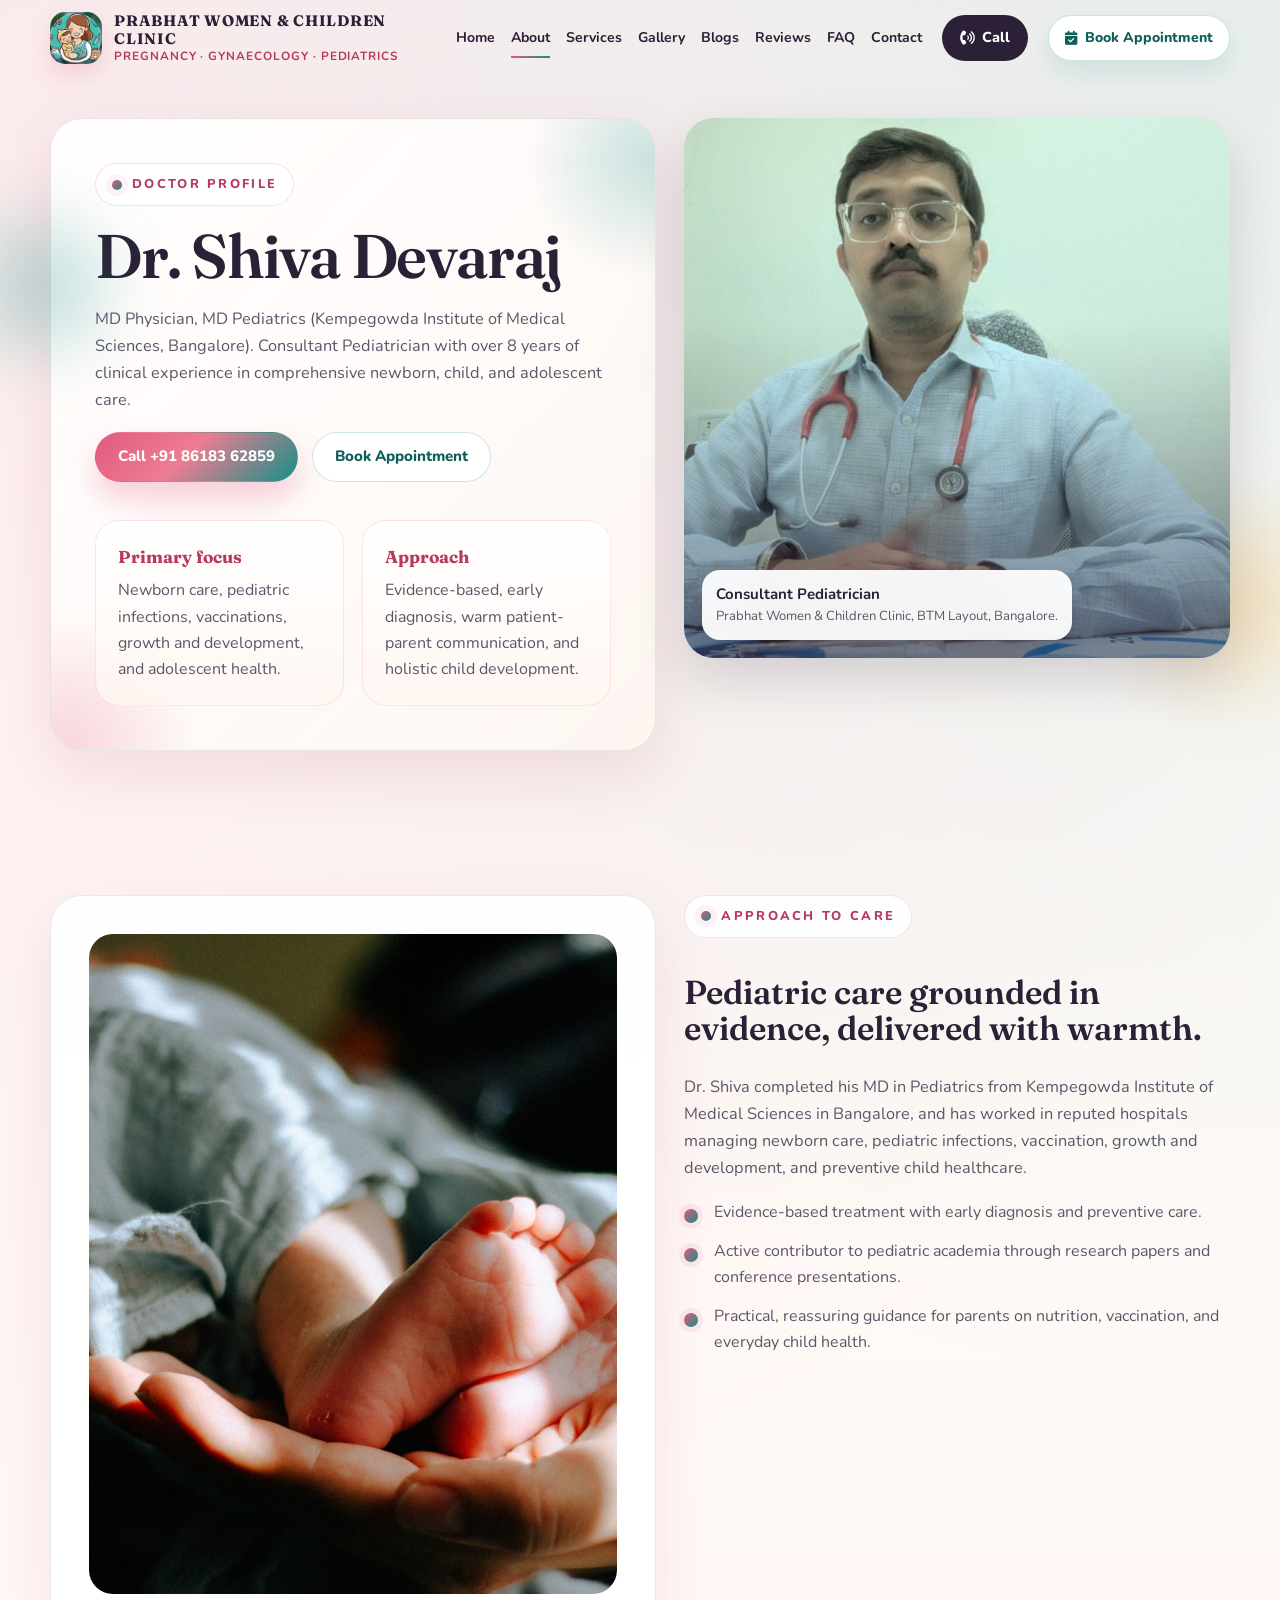
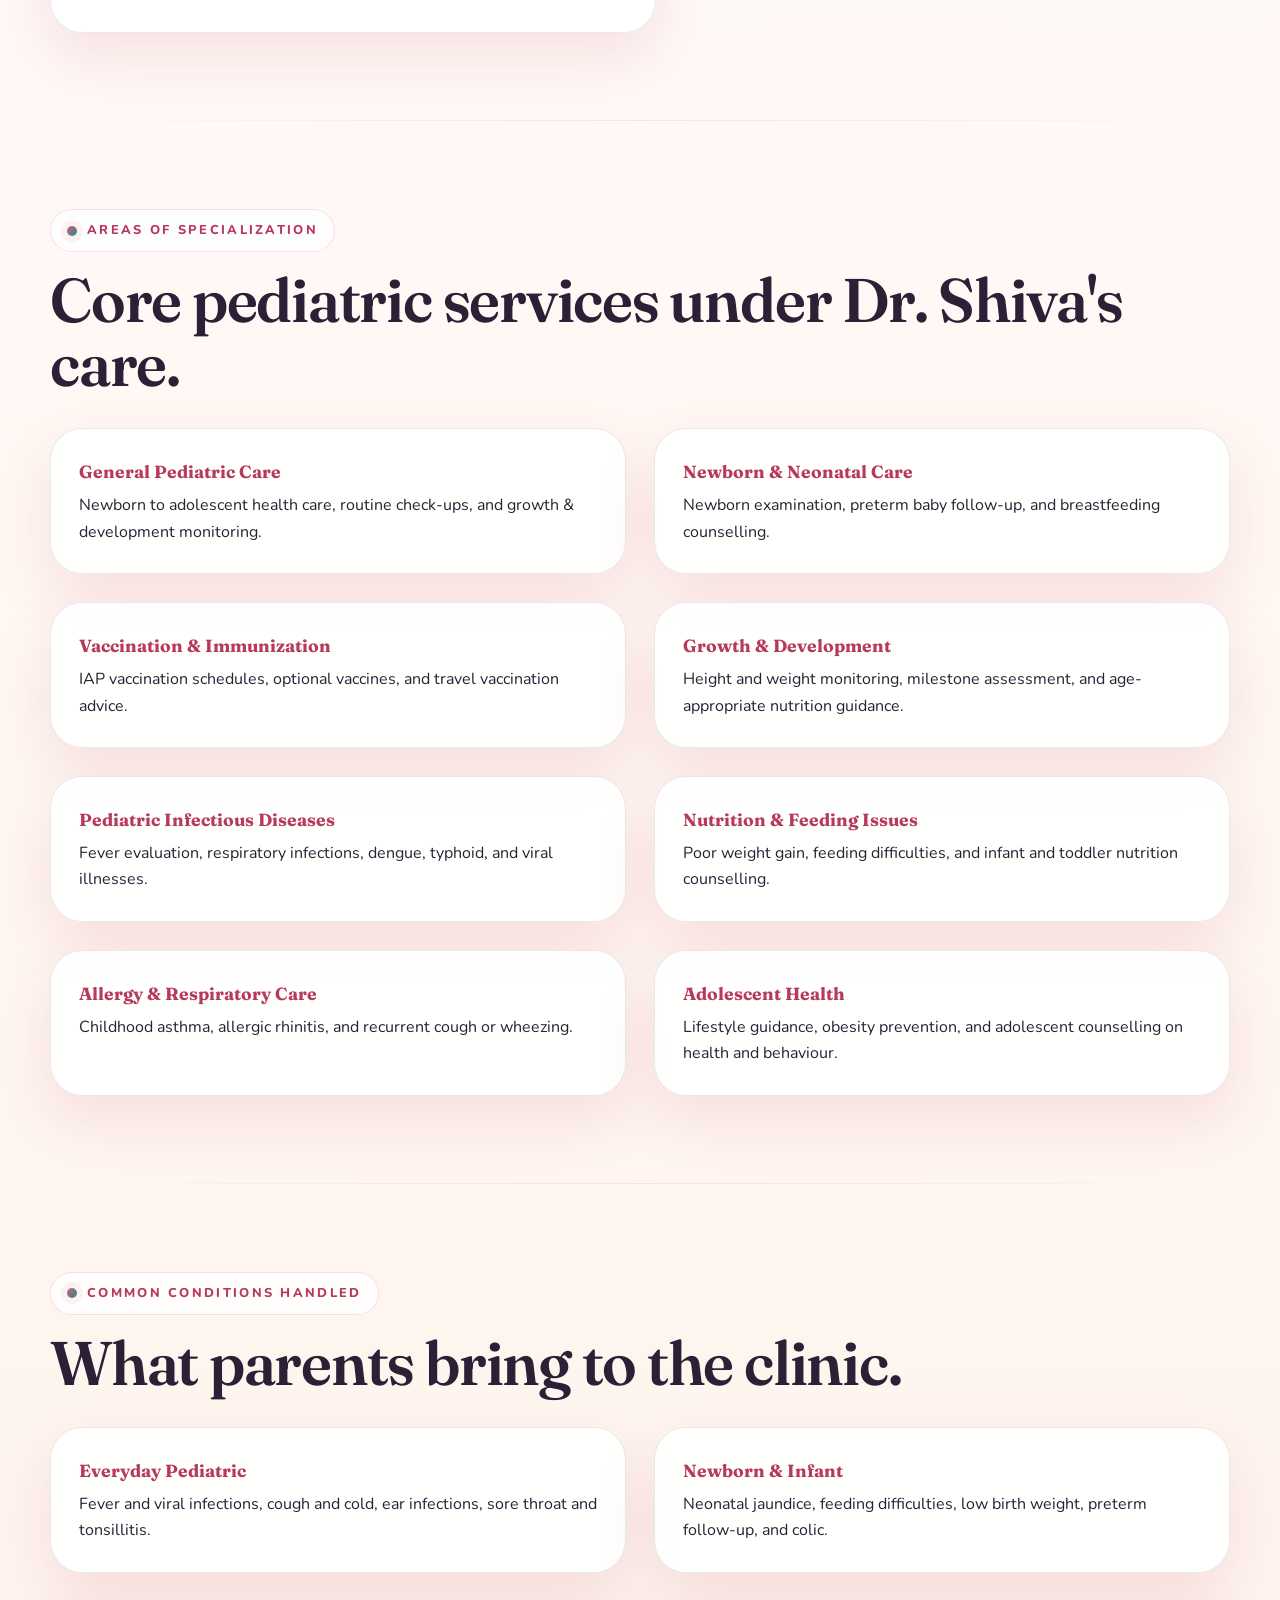
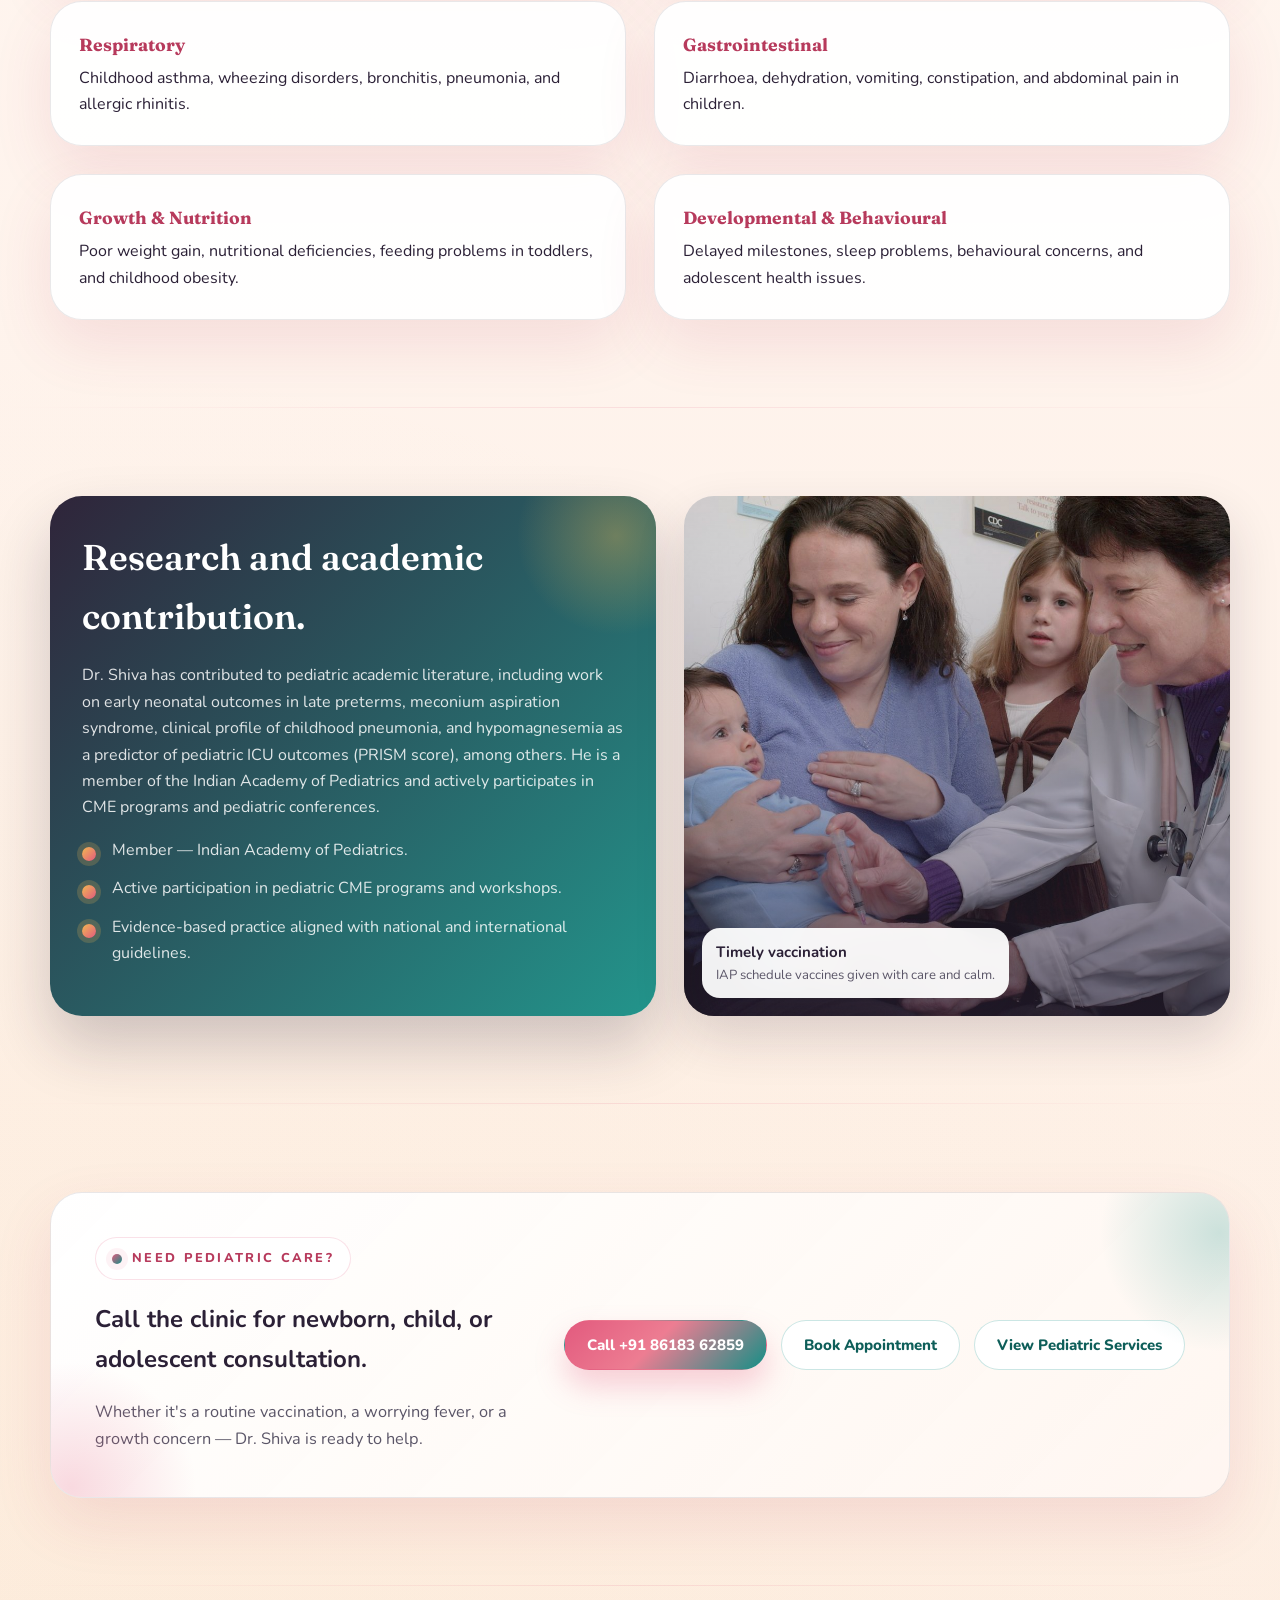
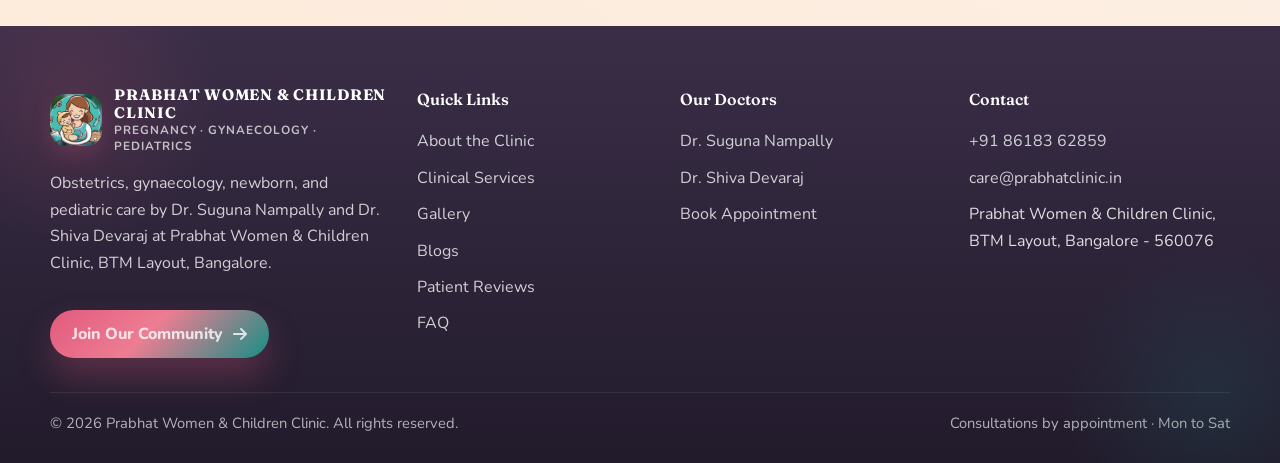
<file: Dr. Shiva Devaraj.html>
<!DOCTYPE html>
<html lang="en">

<head>
  <meta charset="UTF-8">
  <meta name="viewport" content="width=device-width, initial-scale=1.0">
  <title>Dr. Shiva Devaraj | Consultant Pediatrician, BTM, Bangalore</title>
  <meta name="description"
    content="Dr. Shiva Devaraj, MD Physician, MD Pediatrics. Consultant Pediatrician at Prabhat Women & Children Clinic, BTM Layout, Bangalore. Newborn care, vaccinations, growth monitoring, pediatric infections, adolescent health.">
  <link rel="icon" href="assets/img/dr%20shiva/logo.jpeg" type="image/jpeg">
  <link rel="preconnect" href="https://fonts.googleapis.com">
  <link rel="preconnect" href="https://fonts.gstatic.com" crossorigin>
  <link rel="stylesheet" href="https://fonts.googleapis.com/css2?family=Fraunces:ital,opsz,wght@0,9..144,500;0,9..144,600;0,9..144,700;1,9..144,500&family=Nunito:wght@400;600;700;800&display=swap" media="print" onload="this.media='all'">
  <noscript><link rel="stylesheet" href="https://fonts.googleapis.com/css2?family=Fraunces:ital,opsz,wght@0,9..144,500;0,9..144,600;0,9..144,700;1,9..144,500&family=Nunito:wght@400;600;700;800&display=swap"></noscript>
  <link rel="stylesheet" href="assets/css/plugins/fontawesome.css">
  <link rel="stylesheet" href="assets/css/clinic.css">
</head>

<body>
  <div class="preloader" aria-hidden="true">
    <div class="preloader-shell">
      <div class="preloader-ring">
        <div class="preloader-logo">
          <img src="assets/img/dr%20shiva/logo.jpeg" alt="">
        </div>
      </div>
      <div class="preloader-label">Women &amp; Children Clinic</div>
      <div class="preloader-dots" aria-label="Loading">
        <span></span><span></span><span></span>
      </div>
    </div>
  </div>

  <header class="site-header">
    <div class="nav-shell">
      <div class="container">
        <a class="brand" href="index.html" aria-label="Prabhat Women and Children Clinic home">
          <img src="assets/img/dr%20shiva/logo.jpeg" alt="Prabhat Women and Children Clinic logo">
          <div class="brand-mark">
            <strong>Prabhat Women &amp; Children Clinic</strong>
            <span>Pregnancy · Gynaecology · Pediatrics</span>
          </div>
        </a>
        <button class="nav-toggle" type="button" aria-label="Toggle navigation" aria-controls="site-nav"
          aria-expanded="false">
          <i class="fa-solid fa-bars-staggered"></i>
        </button>
        <nav class="site-nav" id="site-nav">
          <a href="index.html">Home</a>
          <a class="active" href="about.html">About</a>
          <a href="services.html">Services</a>
          <a href="Gallery.html">Gallery</a>
          <a href="https://sdkinng.exlyapp.com/blog" target="_blank" rel="noopener">Blogs</a>
          <a href="testimonial.html">Reviews</a>
          <a href="faq.html">FAQ</a>
          <a href="contact.html">Contact</a>
        </nav>
        <a class="nav-cta" href="tel:+918618362859"><i class="fa-solid fa-phone-volume"></i> Call</a>
        <a class="nav-cta-secondary" href="https://sdkinng.exlyapp.com/plan/57fdd5f1-837b-4bdc-a148-42594df9658e"
          target="_blank" rel="noopener"><i class="fa-solid fa-calendar-check"></i> Book Appointment</a>
      </div>
    </div>
  </header>

  <main>
    <section class="page-hero">
      <div class="container page-hero-layout doctor-page-hero-layout">
        <div class="page-hero-panel hero-card reveal">
          <div class="page-hero-copy">
            <span class="eyebrow">Doctor Profile</span>
            <h1>Dr. Shiva Devaraj</h1>
            <p>MD Physician, MD Pediatrics (Kempegowda Institute of Medical Sciences, Bangalore). Consultant
              Pediatrician with over 8 years of clinical experience in comprehensive
              newborn, child, and adolescent care.</p>
            <div class="button-row">
              <a class="button-primary" href="tel:+918618362859">Call +91 86183 62859</a>
              <a class="button-secondary" href="https://sdkinng.exlyapp.com/plan/57fdd5f1-837b-4bdc-a148-42594df9658e"
                target="_blank" rel="noopener">Book Appointment</a>
            </div>
            <div class="summary-grid">
              <div class="summary-item">
                <strong>Primary focus</strong>
                <span>Newborn care, pediatric infections, vaccinations, growth and development, and adolescent
                  health.</span>
              </div>
              <div class="summary-item">
                <strong>Approach</strong>
                <span>Evidence-based, early diagnosis, warm patient-parent communication, and holistic child
                  development.</span>
              </div>
            </div>
          </div>
        </div>
        <div class="page-hero-media reveal doctor-page-hero-media doctor-page-hero-media-shiva">
          <div class="image-card overlay">
            <img src="assets/img/dr%20shiva/dr%20shiva.jpeg" alt="Portrait of Dr. Shiva Devaraj">
            <div class="image-tag">
              <strong>Consultant Pediatrician</strong>
              <span>Prabhat Women & Children Clinic, BTM Layout, Bangalore.</span>
            </div>
          </div>
        </div>
      </div>
    </section>

    <section class="section-shell">
      <div class="container profile-grid">
        <div class="profile-card reveal">
          <img src="assets/img/stock/newborn-baby.jpg" alt="A peaceful newborn baby" loading="lazy"
            style="width:100%;border-radius:24px;object-fit:cover;aspect-ratio:4/5;">
        </div>
        <div class="profile-copy reveal reveal-delay-1">
          <span class="eyebrow">Approach to Care</span>
          <h2>Pediatric care grounded in evidence, delivered with warmth.</h2>
          <p>Dr. Shiva completed his MD in Pediatrics from Kempegowda Institute of Medical Sciences in Bangalore, and
            has worked in reputed hospitals managing newborn care, pediatric infections, vaccination, growth and
            development, and preventive child healthcare.</p>
          <ul class="profile-points">
            <li>Evidence-based treatment with early diagnosis and preventive care.</li>
            <li>Active contributor to pediatric academia through research papers and conference presentations.</li>
            <li>Practical, reassuring guidance for parents on nutrition, vaccination, and everyday child health.</li>
          </ul>
        </div>
      </div>
    </section>

    <section class="section-shell">
      <div class="container">
        <div class="section-head reveal">
          <span class="eyebrow">Areas of Specialization</span>
          <h2>Core pediatric services under Dr. Shiva's care.</h2>
        </div>
        <div class="detail-grid">
          <article class="detail-card reveal"><strong>General Pediatric Care</strong><span>Newborn to adolescent health
              care, routine check-ups, and growth &amp; development monitoring.</span></article>
          <article class="detail-card reveal reveal-delay-1"><strong>Newborn &amp; Neonatal Care</strong><span>Newborn
              examination, preterm baby follow-up, and breastfeeding counselling.</span></article>
          <article class="detail-card reveal reveal-delay-2"><strong>Vaccination &amp;
              Immunization</strong><span>IAP vaccination schedules, optional vaccines, and travel
              vaccination advice.</span></article>
          <article class="detail-card reveal reveal-delay-3"><strong>Growth &amp; Development</strong><span>Height and
              weight monitoring, milestone assessment, and age-appropriate nutrition guidance.</span></article>
          <article class="detail-card reveal"><strong>Pediatric Infectious Diseases</strong><span>Fever evaluation,
              respiratory infections, dengue, typhoid, and viral illnesses.</span></article>
          <article class="detail-card reveal reveal-delay-1"><strong>Nutrition &amp; Feeding Issues</strong><span>Poor
              weight gain, feeding difficulties, and infant and toddler nutrition counselling.</span></article>
          <article class="detail-card reveal reveal-delay-2"><strong>Allergy &amp; Respiratory
              Care</strong><span>Childhood asthma, allergic rhinitis, and recurrent cough or wheezing.</span></article>
          <article class="detail-card reveal reveal-delay-3"><strong>Adolescent Health</strong><span>Lifestyle guidance,
              obesity prevention, and adolescent counselling on health and behaviour.</span></article>
        </div>
      </div>
    </section>

    <section class="section-shell">
      <div class="container">
        <div class="section-head reveal">
          <span class="eyebrow">Common Conditions Handled</span>
          <h2>What parents bring to the clinic.</h2>
        </div>
        <div class="detail-grid">
          <article class="detail-card reveal"><strong>Everyday Pediatric</strong><span>Fever and viral infections, cough
              and cold, ear infections, sore throat and tonsillitis.</span></article>
          <article class="detail-card reveal reveal-delay-1"><strong>Newborn &amp; Infant</strong><span>Neonatal
              jaundice, feeding difficulties, low birth weight, preterm follow-up, and colic.</span></article>
          <article class="detail-card reveal reveal-delay-2"><strong>Respiratory</strong><span>Childhood asthma,
              wheezing disorders, bronchitis, pneumonia, and allergic rhinitis.</span></article>
          <article class="detail-card reveal reveal-delay-3"><strong>Gastrointestinal</strong><span>Diarrhoea,
              dehydration, vomiting, constipation, and abdominal pain in children.</span></article>
          <article class="detail-card reveal"><strong>Growth &amp; Nutrition</strong><span>Poor weight gain, nutritional
              deficiencies, feeding problems in toddlers, and childhood obesity.</span></article>
          <article class="detail-card reveal reveal-delay-1"><strong>Developmental &amp;
              Behavioural</strong><span>Delayed milestones, sleep problems, behavioural concerns, and adolescent health
              issues.</span></article>
        </div>
      </div>
    </section>

    <section class="section-shell">
      <div class="container media-callout">
        <div class="accent-panel reveal">
          <h3>Research and academic contribution.</h3>
          <p>Dr. Shiva has contributed to pediatric academic literature, including work on early neonatal outcomes in
            late preterms, meconium aspiration syndrome, clinical profile of childhood pneumonia, and hypomagnesemia as
            a predictor of pediatric ICU outcomes (PRISM score), among others. He is a member of the Indian Academy of
            Pediatrics and actively participates in CME programs and pediatric conferences.</p>
          <ul class="bullet-list">
            <li>Member — Indian Academy of Pediatrics.</li>
            <li>Active participation in pediatric CME programs and workshops.</li>
            <li>Evidence-based practice aligned with national and international guidelines.</li>
          </ul>
        </div>
        <div class="image-card overlay reveal reveal-delay-1">
          <img src="assets/img/stock/baby-vaccination.jpg" alt="Gentle baby vaccination at the clinic" loading="lazy">
          <div class="image-tag">
            <strong>Timely vaccination</strong>
            <span>IAP schedule vaccines given with care and calm.</span>
          </div>
        </div>
      </div>
    </section>

    <section class="section-shell">
      <div class="container cta-banner reveal">
        <div>
          <span class="eyebrow">Need Pediatric Care?</span>
          <h2>Call the clinic for newborn, child, or adolescent consultation.</h2>
          <p class="body-copy">Whether it's a routine vaccination, a worrying fever, or a growth concern — Dr. Shiva is
            ready to help.</p>
        </div>
        <div class="button-row">
          <a class="button-primary" href="tel:+918618362859">Call +91 86183 62859</a>
          <a class="button-secondary" href="https://sdkinng.exlyapp.com/plan/57fdd5f1-837b-4bdc-a148-42594df9658e"
            target="_blank" rel="noopener">Book Appointment</a>
          <a class="button-secondary" href="services.html#pediatrics-track">View Pediatric Services</a>
        </div>
      </div>
    </section>
  </main>

  <footer class="footer">
    <div class="container footer-grid">
      <div>
        <a class="brand" href="index.html">
          <img src="assets/img/dr%20shiva/logo.jpeg" alt="Prabhat Women and Children Clinic logo">
          <div class="brand-mark">
            <strong>Prabhat Women &amp; Children Clinic</strong>
            <span>Pregnancy · Gynaecology · Pediatrics</span>
          </div>
        </a>
        <p>Obstetrics, gynaecology, newborn, and pediatric care by Dr. Suguna Nampally and Dr. Shiva Devaraj at Prabhat
          Women & Children Clinic, BTM Layout, Bangalore.</p>
        <a class="footer-promo-btn" href="https://sdkinng.exlyapp.com/checkout/c81e4223-b422-4dda-a871-996d84845b74"
          target="_blank" rel="noopener">Join Our Community <i class="fa-solid fa-arrow-right"></i></a>

      </div>
      <div>
        <h4>Quick Links</h4>
        <div class="footer-links">
          <a href="about.html">About the Clinic</a>
          <a href="services.html">Clinical Services</a>
          <a href="Gallery.html">Gallery</a>
          <a href="https://sdkinng.exlyapp.com/blog" target="_blank" rel="noopener">Blogs</a>
          <a href="testimonial.html">Patient Reviews</a>
          <a href="faq.html">FAQ</a>
        </div>
      </div>
      <div>
        <h4>Our Doctors</h4>
        <div class="footer-links">
          <a href="Dr.%20Suguna%20Nampally.html">Dr. Suguna Nampally</a>
          <a href="Dr.%20Shiva%20Devaraj.html">Dr. Shiva Devaraj</a>
          <a href="https://sdkinng.exlyapp.com/plan/57fdd5f1-837b-4bdc-a148-42594df9658e" target="_blank"
            rel="noopener">Book Appointment</a>
        </div>
      </div>
      <div>
        <h4>Contact</h4>
        <div class="footer-contact">
          <a href="tel:+918618362859">+91 86183 62859</a>
          <a href="mailto:care@prabhatclinic.in">care@prabhatclinic.in</a>
          <span>Prabhat Women & Children Clinic, BTM Layout, Bangalore - 560076</span>
        </div>
      </div>
    </div>
    <div class="container footer-bottom">
      <span>&copy; <span data-current-year></span> Prabhat Women &amp; Children Clinic. All rights reserved.</span>
      <span>Consultations by appointment · Mon to Sat</span>
    </div>
  </footer>

  <script src="assets/js/clinic.js" defer></script>
</body>

</html>
</file>
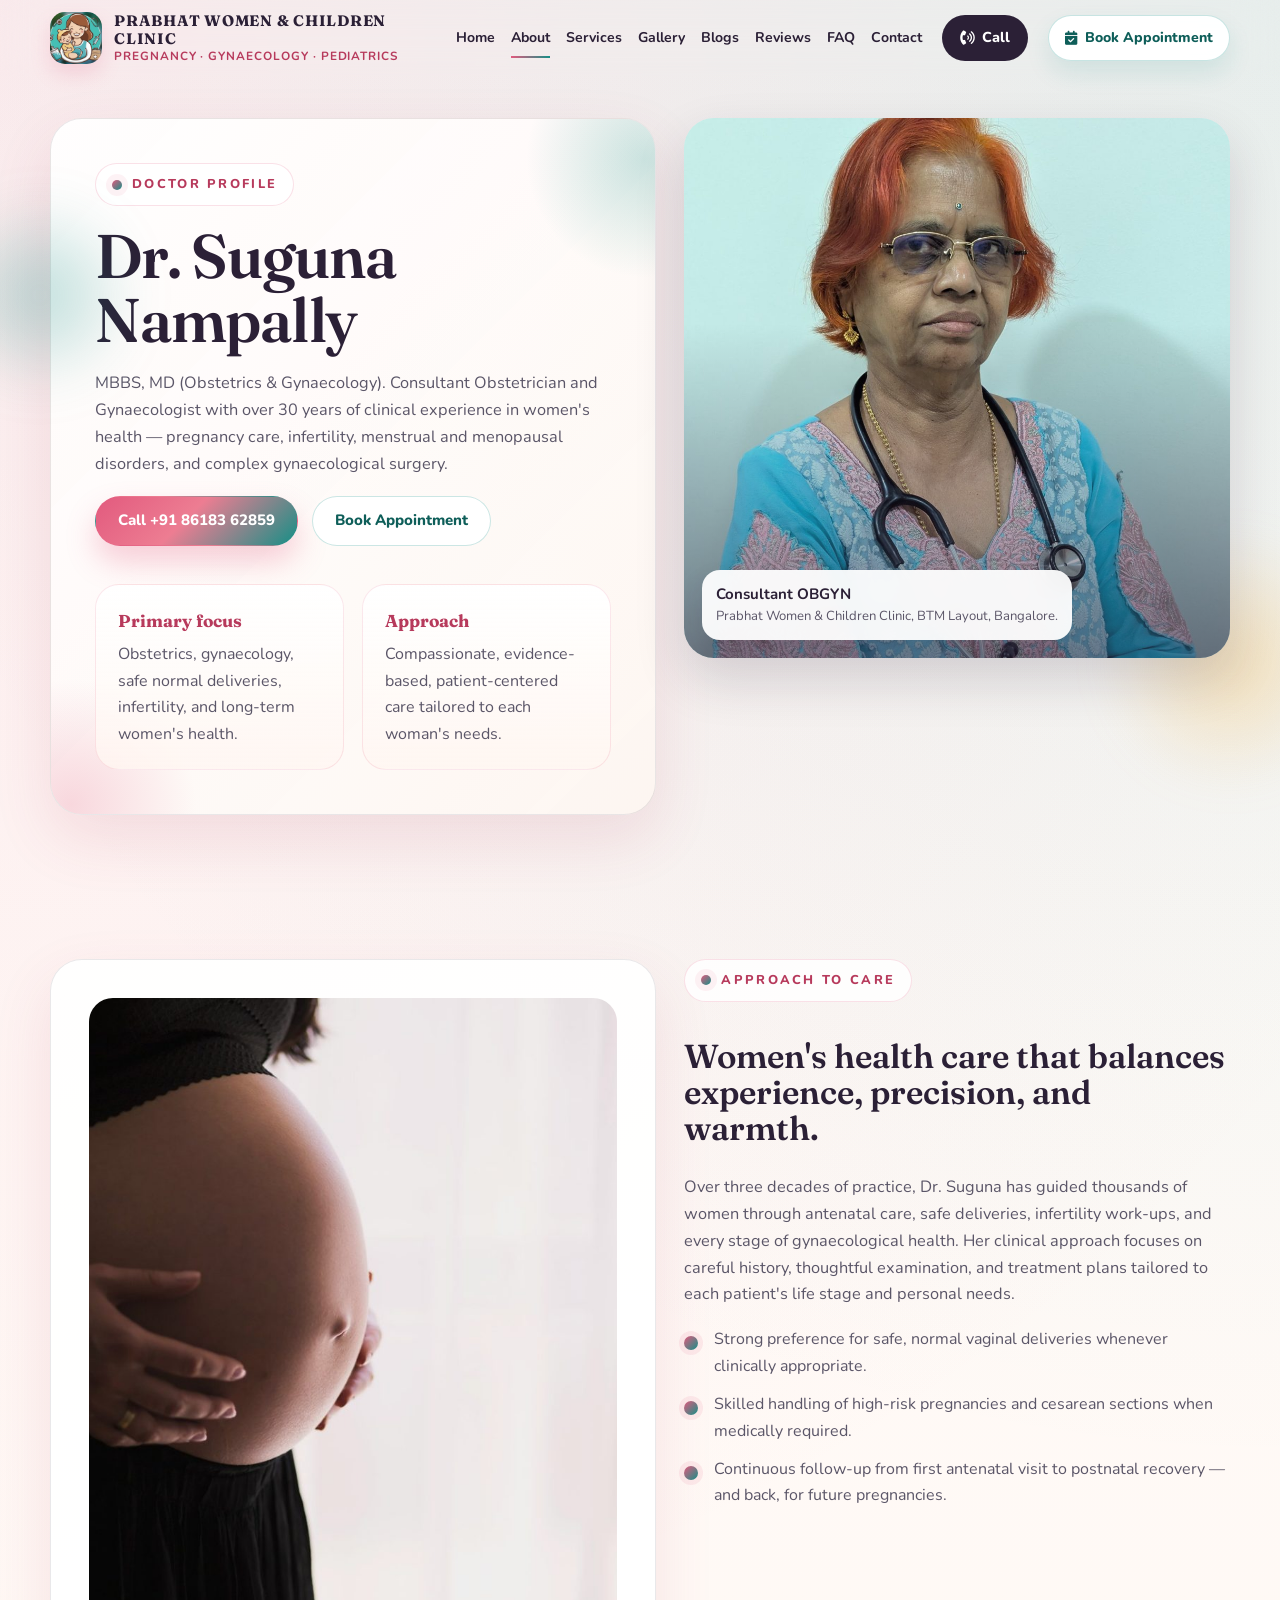
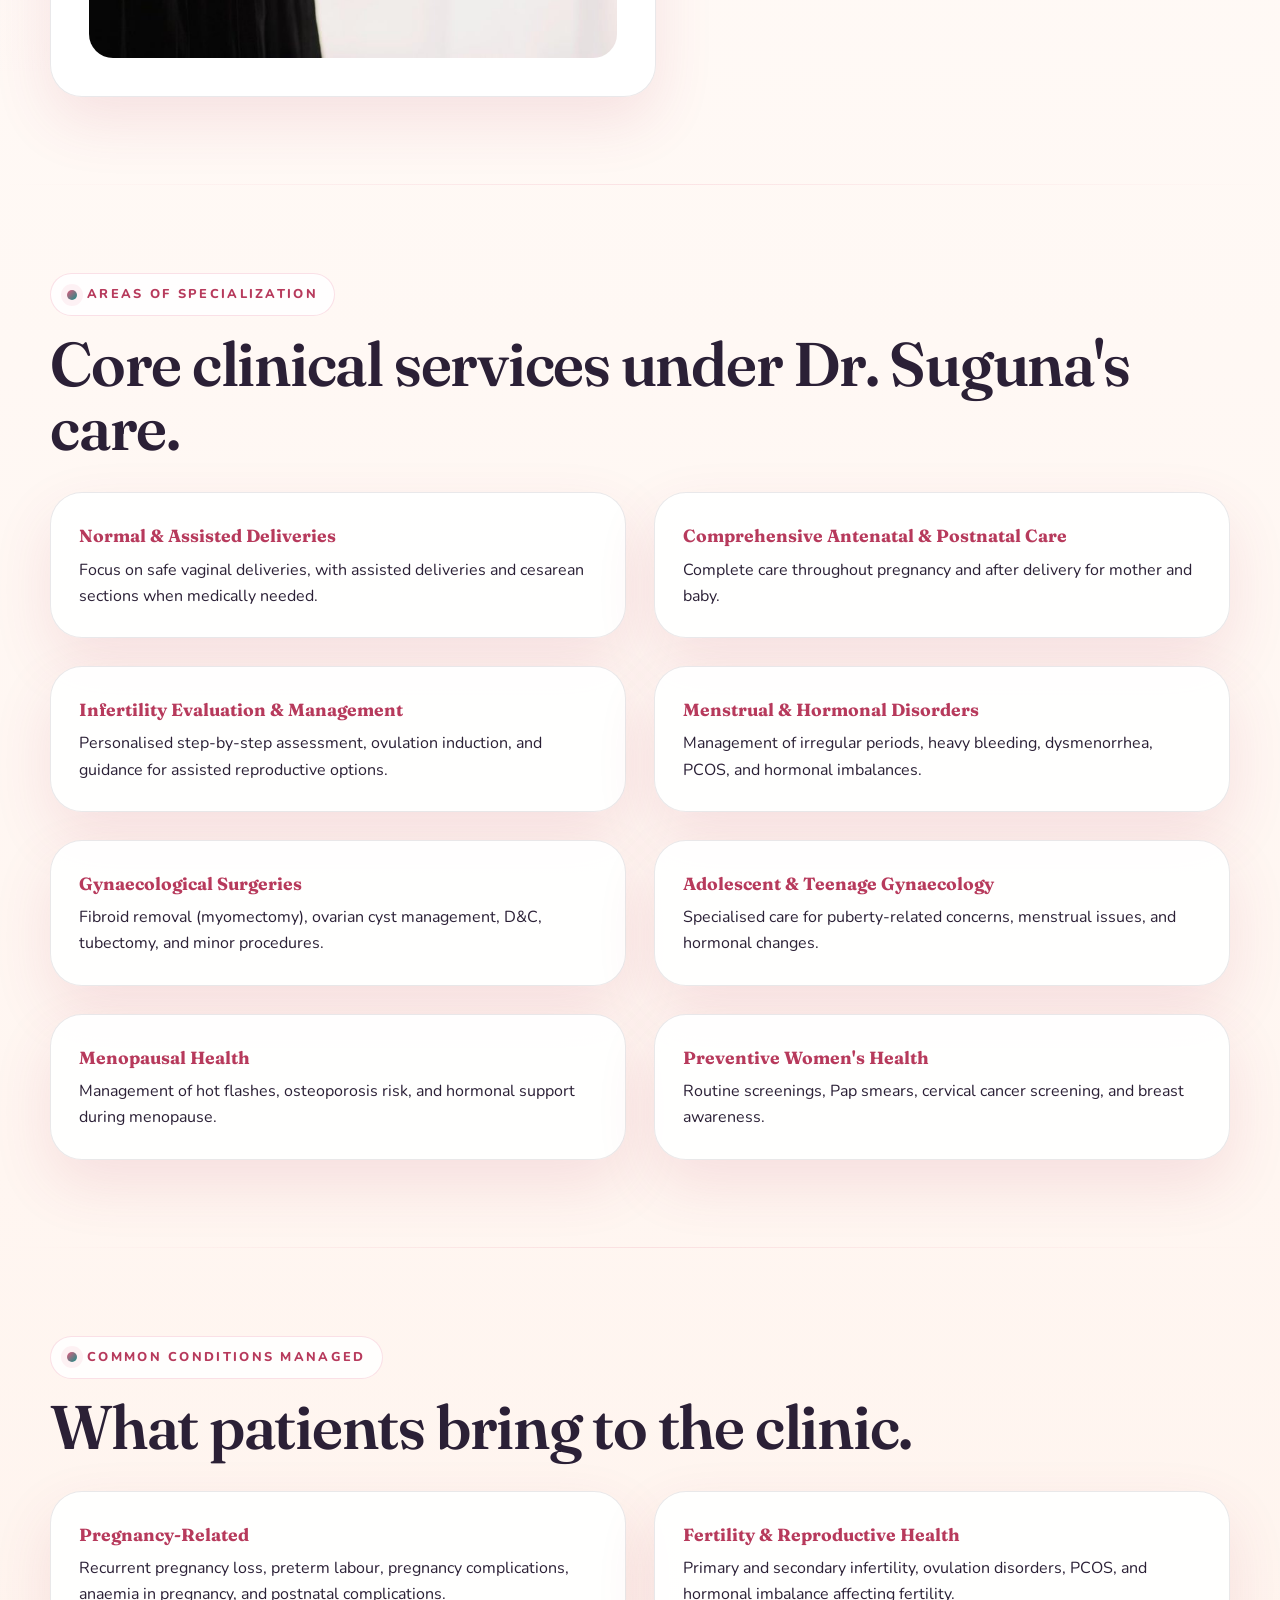
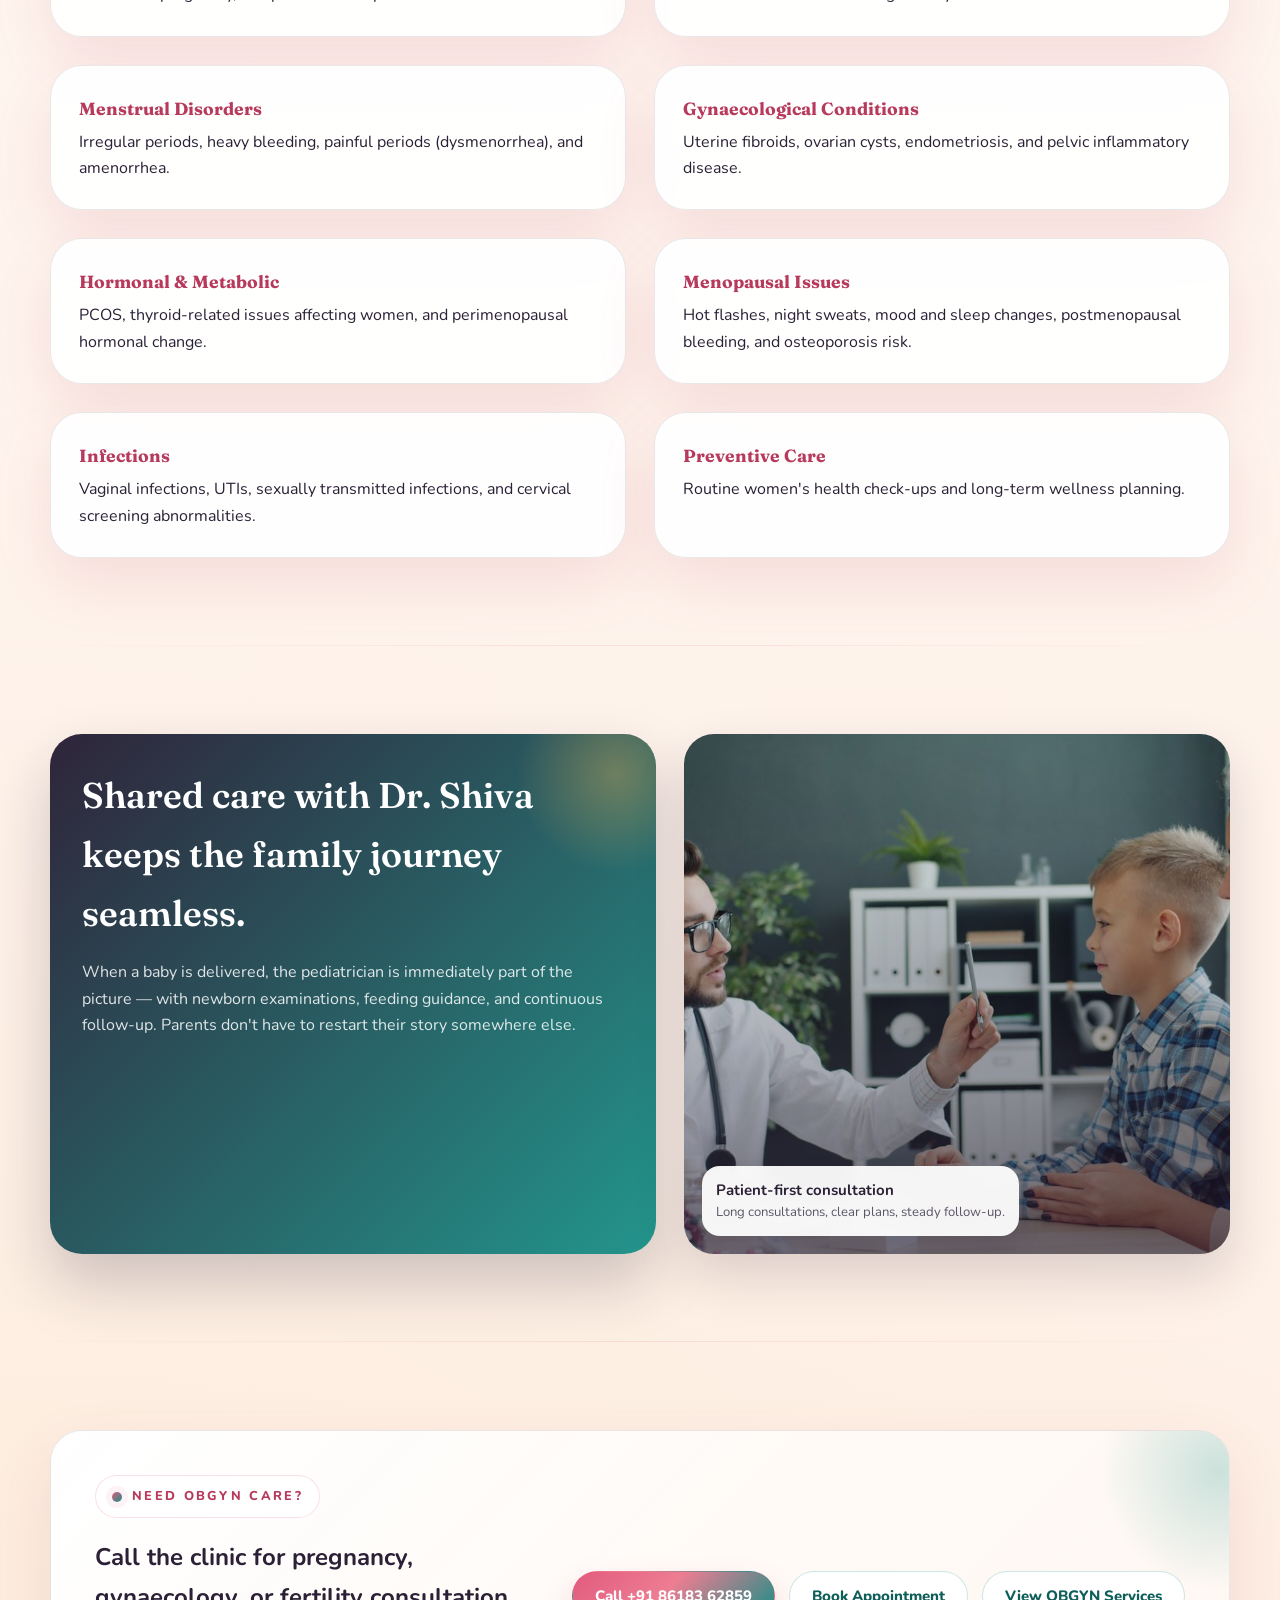
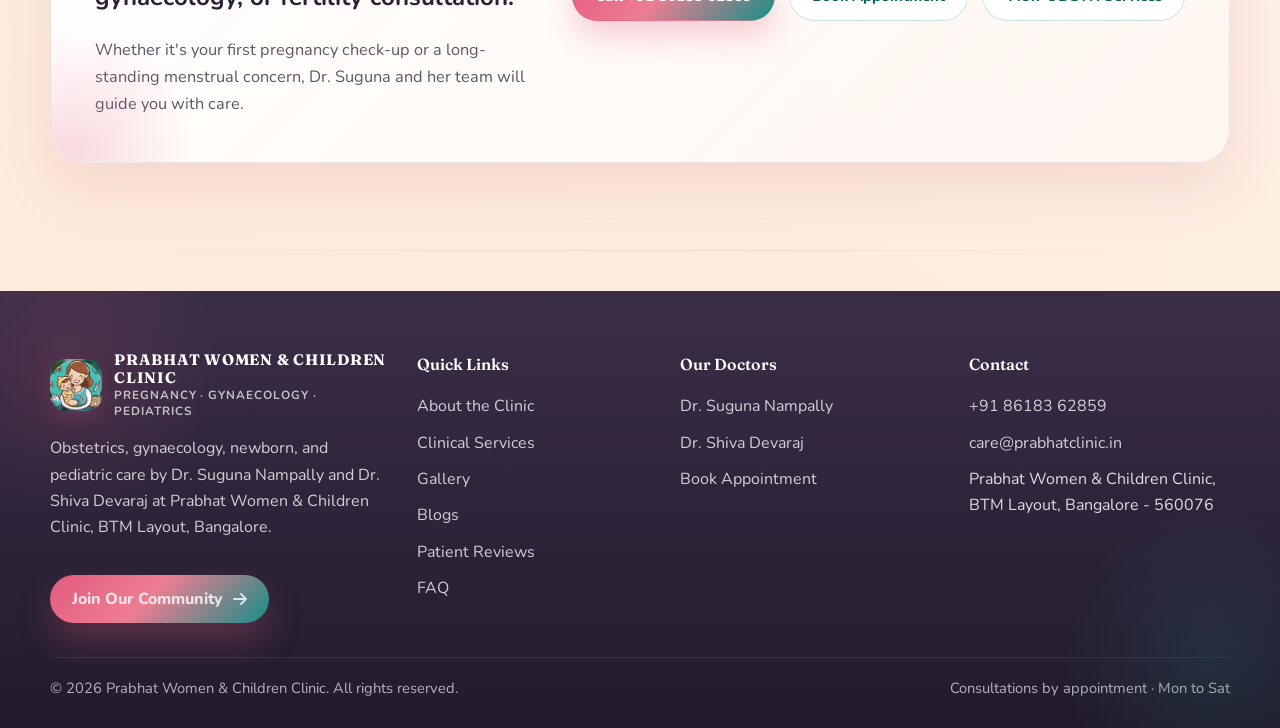
<file: Dr. Suguna Nampally.html>
<!DOCTYPE html>
<html lang="en">
<head>
  <meta charset="UTF-8">
  <meta name="viewport" content="width=device-width, initial-scale=1.0">
  <title>Dr. Suguna Nampally | Consultant Obstetrician &amp; Gynaecologist, BTM</title>
  <meta name="description" content="Dr. Suguna Nampally, MBBS, MD (OBGYN), with over 30 years of experience in obstetrics, gynaecology, infertility, and women's health at Prabhat Women & Children Clinic, BTM Layout, Bangalore.">
  <link rel="icon" href="assets/img/dr%20shiva/logo.jpeg" type="image/jpeg">
  <link rel="preconnect" href="https://fonts.googleapis.com">
  <link rel="preconnect" href="https://fonts.gstatic.com" crossorigin>
  <link rel="stylesheet" href="https://fonts.googleapis.com/css2?family=Fraunces:ital,opsz,wght@0,9..144,500;0,9..144,600;0,9..144,700;1,9..144,500&family=Nunito:wght@400;600;700;800&display=swap" media="print" onload="this.media='all'">
  <noscript><link rel="stylesheet" href="https://fonts.googleapis.com/css2?family=Fraunces:ital,opsz,wght@0,9..144,500;0,9..144,600;0,9..144,700;1,9..144,500&family=Nunito:wght@400;600;700;800&display=swap"></noscript>
  <link rel="stylesheet" href="assets/css/plugins/fontawesome.css">
  <link rel="stylesheet" href="assets/css/clinic.css">
</head>
<body>
  <div class="preloader" aria-hidden="true">
    <div class="preloader-shell">
      <div class="preloader-ring">
        <div class="preloader-logo">
          <img src="assets/img/dr%20shiva/logo.jpeg" alt="">
        </div>
      </div>
      <div class="preloader-label">Women &amp; Children Clinic</div>
      <div class="preloader-dots" aria-label="Loading">
        <span></span><span></span><span></span>
      </div>
    </div>
  </div>

  <header class="site-header">
    <div class="nav-shell">
      <div class="container">
        <a class="brand" href="index.html" aria-label="Prabhat Women and Children Clinic home">
          <img src="assets/img/dr%20shiva/logo.jpeg" alt="Prabhat Women and Children Clinic logo">
          <div class="brand-mark">
            <strong>Prabhat Women &amp; Children Clinic</strong>
            <span>Pregnancy · Gynaecology · Pediatrics</span>
          </div>
        </a>
        <button class="nav-toggle" type="button" aria-label="Toggle navigation" aria-controls="site-nav" aria-expanded="false">
          <i class="fa-solid fa-bars-staggered"></i>
        </button>
        <nav class="site-nav" id="site-nav">
          <a href="index.html">Home</a>
          <a class="active" href="about.html">About</a>
          <a href="services.html">Services</a>
          <a href="Gallery.html">Gallery</a>
          <a href="https://sdkinng.exlyapp.com/blog" target="_blank" rel="noopener">Blogs</a>
          <a href="testimonial.html">Reviews</a>
          <a href="faq.html">FAQ</a>
          <a href="contact.html">Contact</a>
        </nav>
        <a class="nav-cta" href="tel:+918618362859"><i class="fa-solid fa-phone-volume"></i> Call</a>
        <a class="nav-cta-secondary" href="https://sdkinng.exlyapp.com/plan/57fdd5f1-837b-4bdc-a148-42594df9658e" target="_blank" rel="noopener"><i class="fa-solid fa-calendar-check"></i> Book Appointment</a>
      </div>
    </div>
  </header>

  <main>
    <section class="page-hero">
      <div class="container page-hero-layout doctor-page-hero-layout">
        <div class="page-hero-panel hero-card reveal">
          <div class="page-hero-copy">
            <span class="eyebrow">Doctor Profile</span>
            <h1>Dr. Suguna Nampally</h1>
            <p>MBBS, MD (Obstetrics &amp; Gynaecology). Consultant Obstetrician and Gynaecologist with over 30 years of clinical experience in women's health — pregnancy care, infertility, menstrual and menopausal disorders, and complex gynaecological surgery.</p>
            <div class="button-row">
              <a class="button-primary" href="tel:+918618362859">Call +91 86183 62859</a>
              <a class="button-secondary" href="https://sdkinng.exlyapp.com/plan/57fdd5f1-837b-4bdc-a148-42594df9658e" target="_blank" rel="noopener">Book Appointment</a>
            </div>
            <div class="summary-grid">
              <div class="summary-item">
                <strong>Primary focus</strong>
                <span>Obstetrics, gynaecology, safe normal deliveries, infertility, and long-term women's health.</span>
              </div>
              <div class="summary-item">
                <strong>Approach</strong>
                <span>Compassionate, evidence-based, patient-centered care tailored to each woman's needs.</span>
              </div>
            </div>
          </div>
        </div>
        <div class="page-hero-media reveal doctor-page-hero-media doctor-page-hero-media-suguna">
          <div class="image-card overlay">
            <img src="assets/img/dr%20shiva/dr%20suguna.jpeg" alt="Portrait of Dr. Suguna Nampally">
            <div class="image-tag">
              <strong>Consultant OBGYN</strong>
              <span>Prabhat Women & Children Clinic, BTM Layout, Bangalore.</span>
            </div>
          </div>
        </div>
      </div>
    </section>

    <section class="section-shell">
      <div class="container profile-grid">
        <div class="profile-card reveal">
          <img src="assets/img/stock/pregnant-woman.jpg" alt="Expecting mother during pregnancy" loading="lazy" style="width:100%;border-radius:24px;object-fit:cover;aspect-ratio:4/5;">
        </div>
        <div class="profile-copy reveal reveal-delay-1">
          <span class="eyebrow">Approach to Care</span>
          <h2>Women's health care that balances experience, precision, and warmth.</h2>
          <p>Over three decades of practice, Dr. Suguna has guided thousands of women through antenatal care, safe deliveries, infertility work-ups, and every stage of gynaecological health. Her clinical approach focuses on careful history, thoughtful examination, and treatment plans tailored to each patient's life stage and personal needs.</p>
          <ul class="profile-points">
            <li>Strong preference for safe, normal vaginal deliveries whenever clinically appropriate.</li>
            <li>Skilled handling of high-risk pregnancies and cesarean sections when medically required.</li>
            <li>Continuous follow-up from first antenatal visit to postnatal recovery — and back, for future pregnancies.</li>
          </ul>
        </div>
      </div>
    </section>

    <section class="section-shell">
      <div class="container">
        <div class="section-head reveal">
          <span class="eyebrow">Areas of Specialization</span>
          <h2>Core clinical services under Dr. Suguna's care.</h2>
        </div>
        <div class="detail-grid">
          <article class="detail-card reveal"><strong>Normal &amp; Assisted Deliveries</strong><span>Focus on safe vaginal deliveries, with assisted deliveries and cesarean sections when medically needed.</span></article>
          <article class="detail-card reveal reveal-delay-1"><strong>Comprehensive Antenatal &amp; Postnatal Care</strong><span>Complete care throughout pregnancy and after delivery for mother and baby.</span></article>
          <article class="detail-card reveal reveal-delay-2"><strong>Infertility Evaluation &amp; Management</strong><span>Personalised step-by-step assessment, ovulation induction, and guidance for assisted reproductive options.</span></article>
          <article class="detail-card reveal reveal-delay-3"><strong>Menstrual &amp; Hormonal Disorders</strong><span>Management of irregular periods, heavy bleeding, dysmenorrhea, PCOS, and hormonal imbalances.</span></article>
          <article class="detail-card reveal"><strong>Gynaecological Surgeries</strong><span>Fibroid removal (myomectomy), ovarian cyst management, D&amp;C, tubectomy, and minor procedures.</span></article>
          <article class="detail-card reveal reveal-delay-1"><strong>Adolescent &amp; Teenage Gynaecology</strong><span>Specialised care for puberty-related concerns, menstrual issues, and hormonal changes.</span></article>
          <article class="detail-card reveal reveal-delay-2"><strong>Menopausal Health</strong><span>Management of hot flashes, osteoporosis risk, and hormonal support during menopause.</span></article>
          <article class="detail-card reveal reveal-delay-3"><strong>Preventive Women's Health</strong><span>Routine screenings, Pap smears, cervical cancer screening, and breast awareness.</span></article>
        </div>
      </div>
    </section>

    <section class="section-shell">
      <div class="container">
        <div class="section-head reveal">
          <span class="eyebrow">Common Conditions Managed</span>
          <h2>What patients bring to the clinic.</h2>
        </div>
        <div class="detail-grid">
          <article class="detail-card reveal"><strong>Pregnancy-Related</strong><span>Recurrent pregnancy loss, preterm labour, pregnancy complications, anaemia in pregnancy, and postnatal complications.</span></article>
          <article class="detail-card reveal reveal-delay-1"><strong>Fertility &amp; Reproductive Health</strong><span>Primary and secondary infertility, ovulation disorders, PCOS, and hormonal imbalance affecting fertility.</span></article>
          <article class="detail-card reveal reveal-delay-2"><strong>Menstrual Disorders</strong><span>Irregular periods, heavy bleeding, painful periods (dysmenorrhea), and amenorrhea.</span></article>
          <article class="detail-card reveal reveal-delay-3"><strong>Gynaecological Conditions</strong><span>Uterine fibroids, ovarian cysts, endometriosis, and pelvic inflammatory disease.</span></article>
          <article class="detail-card reveal"><strong>Hormonal &amp; Metabolic</strong><span>PCOS, thyroid-related issues affecting women, and perimenopausal hormonal change.</span></article>
          <article class="detail-card reveal reveal-delay-1"><strong>Menopausal Issues</strong><span>Hot flashes, night sweats, mood and sleep changes, postmenopausal bleeding, and osteoporosis risk.</span></article>
          <article class="detail-card reveal reveal-delay-2"><strong>Infections</strong><span>Vaginal infections, UTIs, sexually transmitted infections, and cervical screening abnormalities.</span></article>
          <article class="detail-card reveal reveal-delay-3"><strong>Preventive Care</strong><span>Routine women's health check-ups and long-term wellness planning.</span></article>
        </div>
      </div>
    </section>

    <section class="section-shell">
      <div class="container media-callout">
        <div class="accent-panel reveal">
          <h3>Shared care with Dr. Shiva keeps the family journey seamless.</h3>
          <p>When a baby is delivered, the pediatrician is immediately part of the picture — with newborn examinations, feeding guidance, and continuous follow-up. Parents don't have to restart their story somewhere else.</p>
        </div>
        <div class="image-card overlay reveal reveal-delay-1">
          <img src="assets/img/stock/women-consultation.jpg" alt="Women's health consultation" loading="lazy">
          <div class="image-tag">
            <strong>Patient-first consultation</strong>
            <span>Long consultations, clear plans, steady follow-up.</span>
          </div>
        </div>
      </div>
    </section>

    <section class="section-shell">
      <div class="container cta-banner reveal">
        <div>
          <span class="eyebrow">Need OBGYN Care?</span>
          <h2>Call the clinic for pregnancy, gynaecology, or fertility consultation.</h2>
          <p class="body-copy">Whether it's your first pregnancy check-up or a long-standing menstrual concern, Dr. Suguna and her team will guide you with care.</p>
        </div>
        <div class="button-row">
          <a class="button-primary" href="tel:+918618362859">Call +91 86183 62859</a>
          <a class="button-secondary" href="https://sdkinng.exlyapp.com/plan/57fdd5f1-837b-4bdc-a148-42594df9658e" target="_blank" rel="noopener">Book Appointment</a>
          <a class="button-secondary" href="services.html#obgyn-track">View OBGYN Services</a>
        </div>
      </div>
    </section>
  </main>

  <footer class="footer">
    <div class="container footer-grid">
      <div>
        <a class="brand" href="index.html">
          <img src="assets/img/dr%20shiva/logo.jpeg" alt="Prabhat Women and Children Clinic logo">
          <div class="brand-mark">
            <strong>Prabhat Women &amp; Children Clinic</strong>
            <span>Pregnancy · Gynaecology · Pediatrics</span>
          </div>
        </a>
        <p>Obstetrics, gynaecology, newborn, and pediatric care by Dr. Suguna Nampally and Dr. Shiva Devaraj at Prabhat Women & Children Clinic, BTM Layout, Bangalore.</p>
        <a class="footer-promo-btn" href="https://sdkinng.exlyapp.com/checkout/c81e4223-b422-4dda-a871-996d84845b74"
          target="_blank" rel="noopener">Join Our Community <i class="fa-solid fa-arrow-right"></i></a>

      </div>
      <div>
        <h4>Quick Links</h4>
        <div class="footer-links">
          <a href="about.html">About the Clinic</a>
          <a href="services.html">Clinical Services</a>
          <a href="Gallery.html">Gallery</a>
          <a href="https://sdkinng.exlyapp.com/blog" target="_blank" rel="noopener">Blogs</a>
          <a href="testimonial.html">Patient Reviews</a>
          <a href="faq.html">FAQ</a>
        </div>
      </div>
      <div>
        <h4>Our Doctors</h4>
        <div class="footer-links">
          <a href="Dr.%20Suguna%20Nampally.html">Dr. Suguna Nampally</a>
          <a href="Dr.%20Shiva%20Devaraj.html">Dr. Shiva Devaraj</a>
          <a href="https://sdkinng.exlyapp.com/plan/57fdd5f1-837b-4bdc-a148-42594df9658e" target="_blank" rel="noopener">Book Appointment</a>
        </div>
      </div>
      <div>
        <h4>Contact</h4>
        <div class="footer-contact">
          <a href="tel:+918618362859">+91 86183 62859</a>
          <a href="mailto:care@prabhatclinic.in">care@prabhatclinic.in</a>
          <span>Prabhat Women & Children Clinic, BTM Layout, Bangalore - 560076</span>
        </div>
      </div>
    </div>
    <div class="container footer-bottom">
      <span>&copy; <span data-current-year></span> Prabhat Women &amp; Children Clinic. All rights reserved.</span>
      <span>Consultations by appointment · Mon to Sat</span>
    </div>
  </footer>

  <script src="assets/js/clinic.js" defer></script>
</body>
</html>
</file>
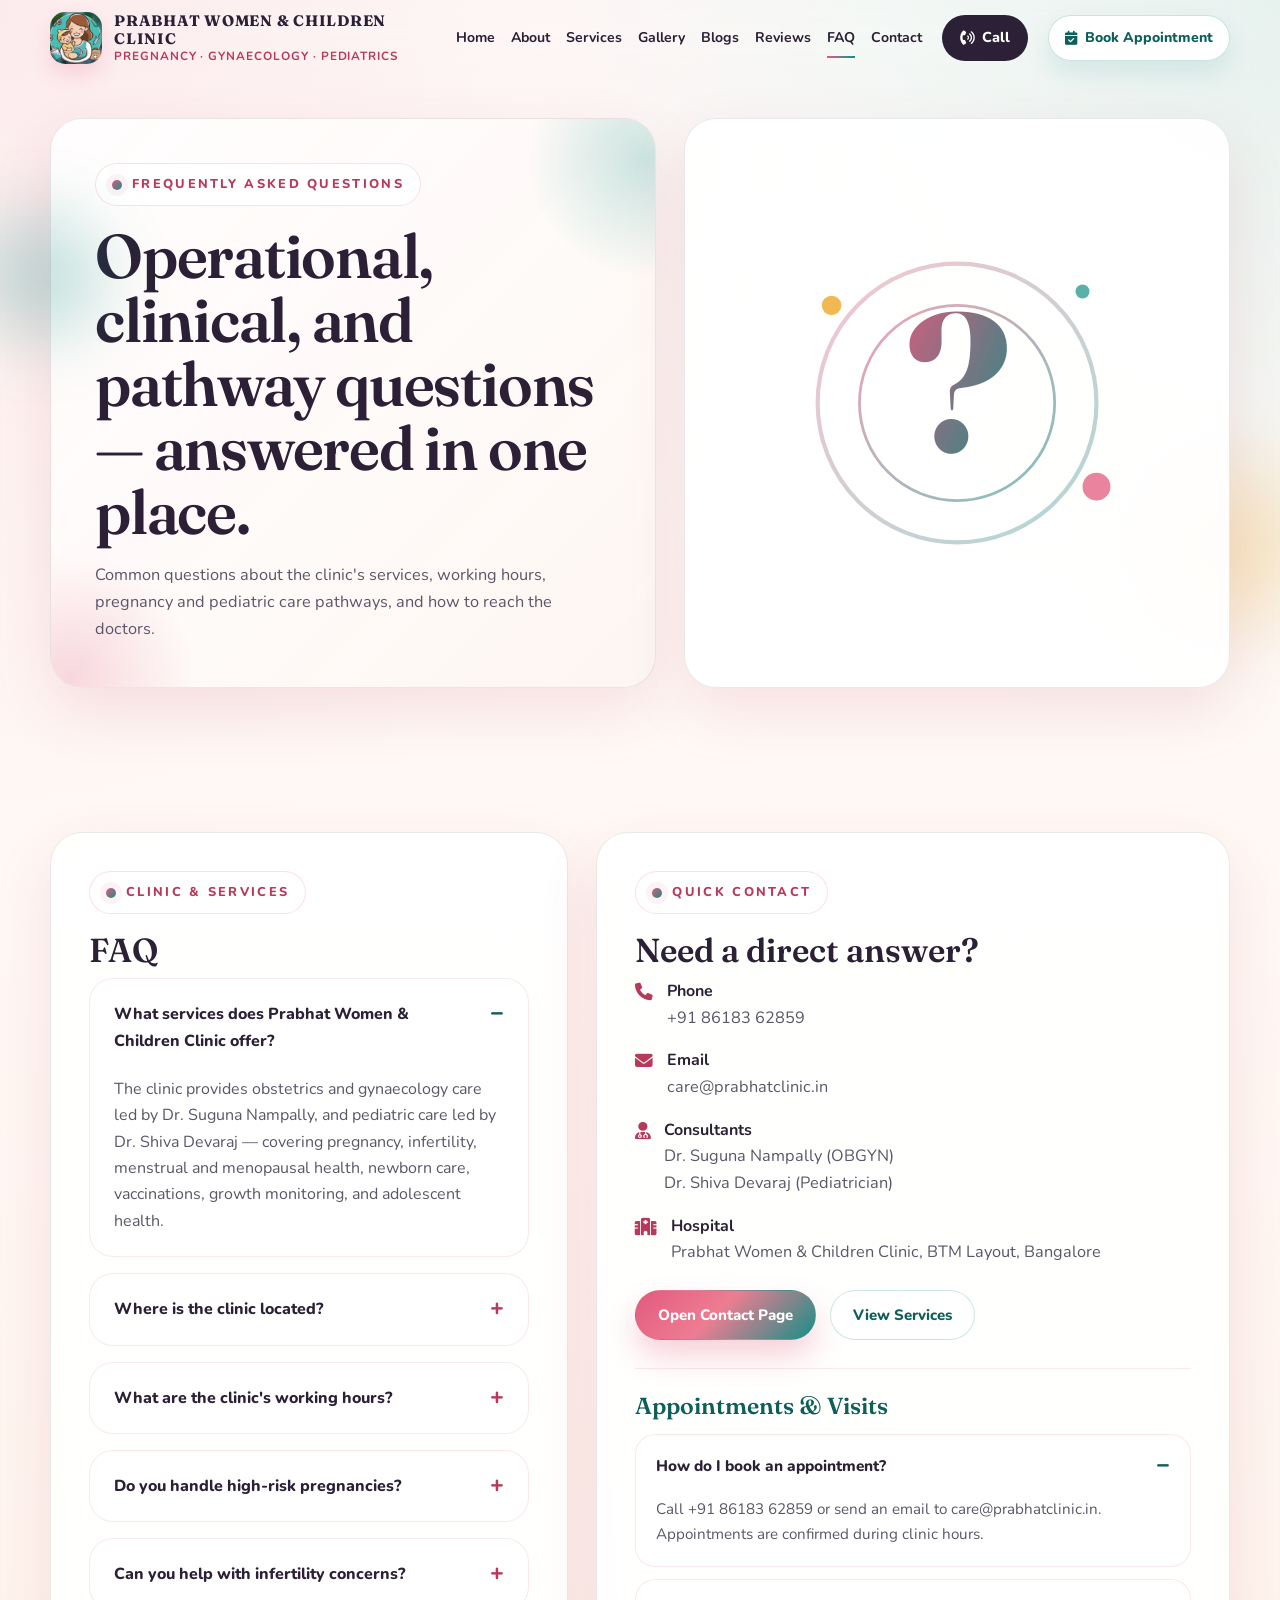
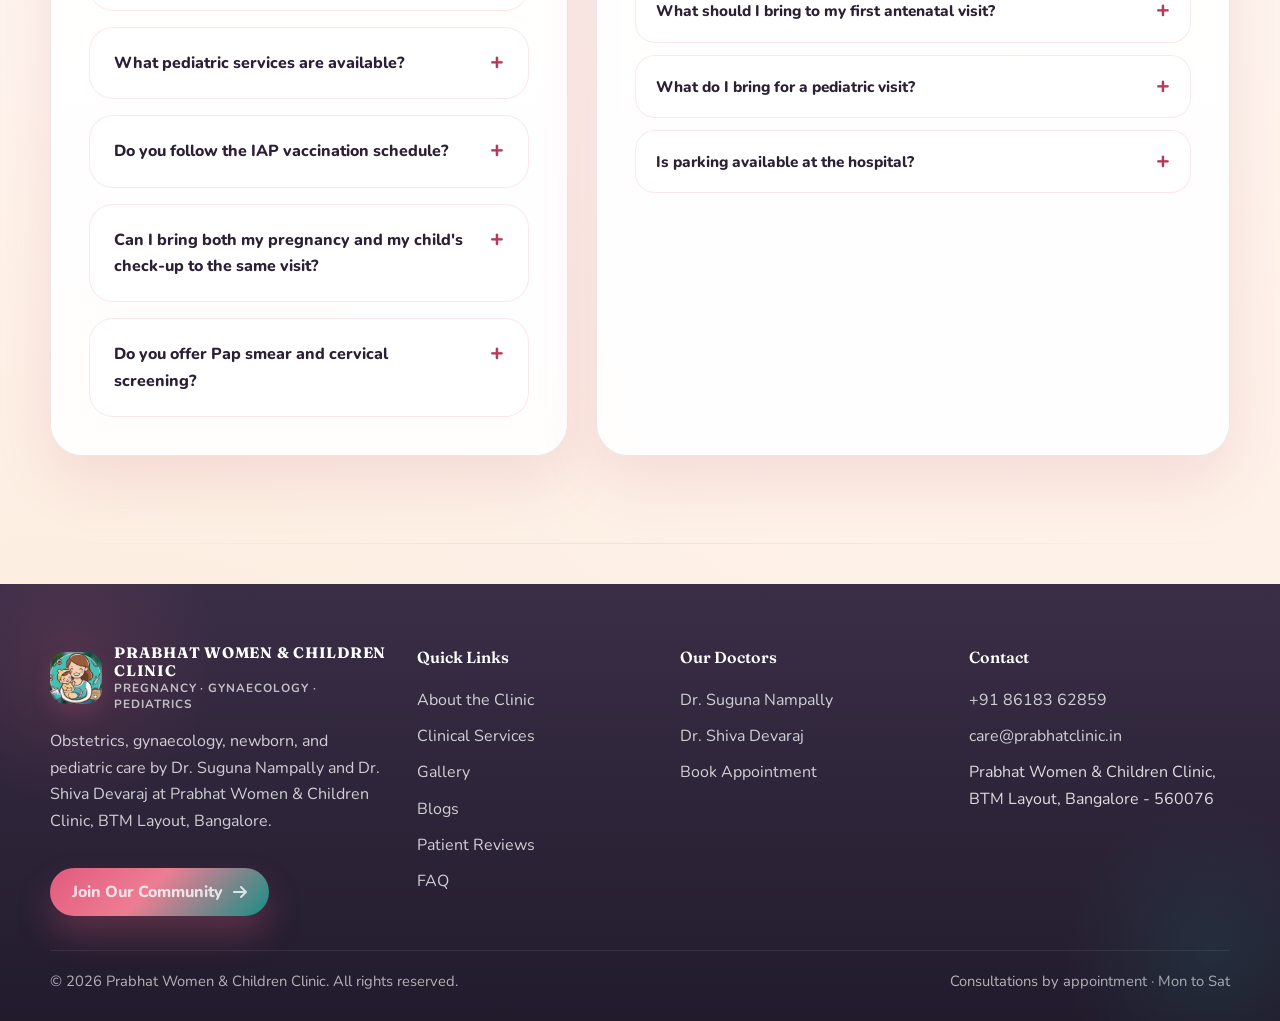
<file: faq.html>
<!DOCTYPE html>
<html lang="en">

<head>
  <meta charset="UTF-8">
  <meta name="viewport" content="width=device-width, initial-scale=1.0">
  <title>FAQ | Prabhat Women &amp; Children Clinic, Bangalore</title>
  <meta name="description"
    content="Frequently asked questions about Prabhat Women &amp; Children Clinic — services, hours, pregnancy and pediatric care pathways, and contact details.">
  <link rel="icon" href="assets/img/dr%20shiva/logo.jpeg" type="image/jpeg">
  <link rel="preconnect" href="https://fonts.googleapis.com">
  <link rel="preconnect" href="https://fonts.gstatic.com" crossorigin>
  <link rel="stylesheet" href="https://fonts.googleapis.com/css2?family=Fraunces:ital,opsz,wght@0,9..144,500;0,9..144,600;0,9..144,700;1,9..144,500&family=Nunito:wght@400;600;700;800&display=swap" media="print" onload="this.media='all'">
  <noscript><link rel="stylesheet" href="https://fonts.googleapis.com/css2?family=Fraunces:ital,opsz,wght@0,9..144,500;0,9..144,600;0,9..144,700;1,9..144,500&family=Nunito:wght@400;600;700;800&display=swap"></noscript>
  <link rel="stylesheet" href="assets/css/plugins/fontawesome.css">
  <link rel="stylesheet" href="assets/css/clinic.css">
</head>

<body>
  <div class="preloader" aria-hidden="true">
    <div class="preloader-shell">
      <div class="preloader-ring">
        <div class="preloader-logo">
          <img src="assets/img/dr%20shiva/logo.jpeg" alt="">
        </div>
      </div>
      <div class="preloader-label">Women &amp; Children Clinic</div>
      <div class="preloader-dots" aria-label="Loading">
        <span></span><span></span><span></span>
      </div>
    </div>
  </div>

  <header class="site-header">
    <div class="nav-shell">
      <div class="container">
        <a class="brand" href="index.html" aria-label="Prabhat Women and Children Clinic home">
          <img src="assets/img/dr%20shiva/logo.jpeg" alt="Prabhat Women and Children Clinic logo">
          <div class="brand-mark">
            <strong>Prabhat Women &amp; Children Clinic</strong>
            <span>Pregnancy · Gynaecology · Pediatrics</span>
          </div>
        </a>
        <button class="nav-toggle" type="button" aria-label="Toggle navigation" aria-controls="site-nav"
          aria-expanded="false">
          <i class="fa-solid fa-bars-staggered"></i>
        </button>
        <nav class="site-nav" id="site-nav">
          <a href="index.html">Home</a>
          <a href="about.html">About</a>
          <a href="services.html">Services</a>
          <a href="Gallery.html">Gallery</a>
          <a href="https://sdkinng.exlyapp.com/blog" target="_blank" rel="noopener">Blogs</a>
          <a href="testimonial.html">Reviews</a>
          <a class="active" href="faq.html">FAQ</a>
          <a href="contact.html">Contact</a>
        </nav>
        <a class="nav-cta" href="tel:+918618362859"><i class="fa-solid fa-phone-volume"></i> Call</a>
        <a class="nav-cta-secondary" href="https://sdkinng.exlyapp.com/plan/57fdd5f1-837b-4bdc-a148-42594df9658e"
          target="_blank" rel="noopener"><i class="fa-solid fa-calendar-check"></i> Book Appointment</a>
      </div>
    </div>
  </header>

  <main>
    <section class="page-hero">
      <div class="container page-hero-layout">
        <div class="page-hero-panel hero-card reveal">
          <div class="page-hero-copy">
            <span class="eyebrow">Frequently Asked Questions</span>
            <h1>Operational, clinical, and pathway questions — answered in one place.</h1>
            <p>Common questions about the clinic's services, working hours, pregnancy and pediatric care pathways, and
              how to reach the doctors.</p>
          </div>
        </div>
        <div class="page-hero-media reveal">
          <div class="hero-card"
            style="display:flex;align-items:center;justify-content:center;padding:24px;min-height:420px;">
            <svg viewBox="0 0 320 280" width="90%" height="auto" aria-hidden="true">
              <defs>
                <linearGradient id="faq-grad" x1="0" y1="0" x2="1" y2="1">
                  <stop offset="0%" stop-color="#e25a7e" />
                  <stop offset="100%" stop-color="#158f86" />
                </linearGradient>
              </defs>
              <circle cx="160" cy="140" r="100" fill="none" stroke="url(#faq-grad)" stroke-width="3" opacity="0.35" />
              <circle cx="160" cy="140" r="70" fill="none" stroke="url(#faq-grad)" stroke-width="2" opacity="0.55" />
              <text x="160" y="175" text-anchor="middle" font-family="Fraunces, serif" font-size="140" font-weight="700"
                fill="url(#faq-grad)">?</text>
              <circle cx="70" cy="70" r="7" fill="#f2b851" />
              <circle cx="260" cy="200" r="10" fill="#e25a7e" opacity="0.75" />
              <circle cx="250" cy="60" r="5" fill="#158f86" opacity="0.7" />
            </svg>
          </div>
        </div>
      </div>
    </section>

    <section class="section-shell">
      <div class="container contact-grid">
        <div class="faq-card reveal">
          <span class="eyebrow">Clinic &amp; Services</span>
          <h2>FAQ</h2>
          <div class="faq-list">
            <details class="faq-item" open>
              <summary>What services does Prabhat Women &amp; Children Clinic offer?</summary>
              <div class="faq-answer">The clinic provides obstetrics and gynaecology care led by Dr. Suguna Nampally,
                and pediatric care led by Dr. Shiva Devaraj — covering pregnancy, infertility, menstrual and menopausal
                health, newborn care, vaccinations, growth monitoring, and adolescent health.</div>
            </details>
            <details class="faq-item">
              <summary>Where is the clinic located?</summary>
              <div class="faq-answer">Consultations are at Prabhat Women & Children Clinic, BTM Layout, Bangalore -
                560076.</div>
            </details>
            <details class="faq-item">
              <summary>What are the clinic's working hours?</summary>
              <div class="faq-answer">Consultations are by appointment, Monday to Saturday. Please call to confirm the
                doctor's OPD timing on your preferred day.</div>
            </details>
            <details class="faq-item">
              <summary>Do you handle high-risk pregnancies?</summary>
              <div class="faq-answer">Yes. Dr. Suguna Nampally has over 30 years of experience managing high-risk
                pregnancies, including close antenatal follow-up and cesarean deliveries when medically needed.</div>
            </details>
            <details class="faq-item">
              <summary>Can you help with infertility concerns?</summary>
              <div class="faq-answer">Yes. The fertility pathway includes evaluation, ovulation induction, follicular
                monitoring, preconception counselling, and referral support for assisted reproductive techniques
                (IUI/IVF) when appropriate.</div>
            </details>
            <details class="faq-item">
              <summary>What pediatric services are available?</summary>
              <div class="faq-answer">Newborn &amp; neonatal care, vaccination, growth &amp; development monitoring,
                pediatric infections, nutrition &amp; feeding counselling, respiratory and allergy care, and adolescent
                health are all part of the pediatric pathway.</div>
            </details>
            <details class="faq-item">
              <summary>Do you follow the IAP vaccination schedule?</summary>
              <div class="faq-answer">Yes. Dr. Shiva Devaraj follows the IAP Immunization Schedule and also
                offers optional and travel vaccines when recommended.</div>
            </details>
            <details class="faq-item">
              <summary>Can I bring both my pregnancy and my child's check-up to the same visit?</summary>
              <div class="faq-answer">Yes — when schedules align, you can book mother and child consultations on the
                same day. Call the clinic to coordinate both appointments.</div>
            </details>
            <details class="faq-item">
              <summary>Do you offer Pap smear and cervical screening?</summary>
              <div class="faq-answer">Yes. Preventive gynaecological screening, Pap smears, breast awareness, and
                follow-up for abnormal findings are part of Dr. Suguna's routine services.</div>
            </details>
          </div>
        </div>

        <div class="faq-card reveal reveal-delay-1">
          <span class="eyebrow">Quick Contact</span>
          <h2>Need a direct answer?</h2>
          <div class="contact-list">
            <div class="contact-line">
              <i class="fa-solid fa-phone"></i>
              <div>
                <strong>Phone</strong>
                <div class="body-copy">+91 86183 62859</div>
              </div>
            </div>
            <div class="contact-line">
              <i class="fa-solid fa-envelope"></i>
              <div>
                <strong>Email</strong>
                <div class="body-copy">care@prabhatclinic.in</div>
              </div>
            </div>
            <div class="contact-line">
              <i class="fa-solid fa-user-doctor"></i>
              <div>
                <strong>Consultants</strong>
                <div class="body-copy">Dr. Suguna Nampally (OBGYN) <br> Dr. Shiva Devaraj (Pediatrician)</div>
              </div>
            </div>
            <div class="contact-line">
              <i class="fa-solid fa-hospital"></i>
              <div>
                <strong>Hospital</strong>
                <div class="body-copy">Prabhat Women & Children Clinic, BTM Layout, Bangalore</div>
              </div>
            </div>
          </div>
          <div class="button-row" style="margin-top:24px;">
            <a class="button-primary" href="contact.html">Open Contact Page</a>
            <a class="button-secondary" href="services.html">View Services</a>
          </div>

          <div class="quick-faq-shell">
            <h3>Appointments &amp; Visits</h3>
            <div class="faq-list quick-faq-list">
              <details class="faq-item" open>
                <summary>How do I book an appointment?</summary>
                <div class="faq-answer">Call +91 86183 62859 or send an email to care@prabhatclinic.in. Appointments are
                  confirmed during clinic hours.</div>
              </details>
              <details class="faq-item">
                <summary>What should I bring to my first antenatal visit?</summary>
                <div class="faq-answer">Please bring any previous pregnancy records, ultrasound reports, blood test
                  reports, and a list of current medications. Keep a note of your last menstrual period and any
                  symptoms.</div>
              </details>
              <details class="faq-item">
                <summary>What do I bring for a pediatric visit?</summary>
                <div class="faq-answer">For a first pediatric visit, bring the vaccination booklet (if available), birth
                  record, growth chart, and any prior prescriptions or reports.</div>
              </details>
              <details class="faq-item">
                <summary>Is parking available at the hospital?</summary>
                <div class="faq-answer">Yes, The clinic and the building offer patient parking. Please allow a few extra
                  minutes during peak hours.</div>
              </details>
            </div>
          </div>
        </div>
      </div>
    </section>
  </main>

  <footer class="footer">
    <div class="container footer-grid">
      <div>
        <a class="brand" href="index.html">
          <img src="assets/img/dr%20shiva/logo.jpeg" alt="Prabhat Women and Children Clinic logo">
          <div class="brand-mark">
            <strong>Prabhat Women &amp; Children Clinic</strong>
            <span>Pregnancy · Gynaecology · Pediatrics</span>
          </div>
        </a>
        <p>Obstetrics, gynaecology, newborn, and pediatric care by Dr. Suguna Nampally and Dr. Shiva Devaraj at Prabhat
          Women & Children Clinic, BTM Layout, Bangalore.</p>
        <a class="footer-promo-btn" href="https://sdkinng.exlyapp.com/checkout/c81e4223-b422-4dda-a871-996d84845b74"
          target="_blank" rel="noopener">Join Our Community <i class="fa-solid fa-arrow-right"></i></a>

      </div>
      <div>
        <h4>Quick Links</h4>
        <div class="footer-links">
          <a href="about.html">About the Clinic</a>
          <a href="services.html">Clinical Services</a>
          <a href="Gallery.html">Gallery</a>
          <a href="https://sdkinng.exlyapp.com/blog" target="_blank" rel="noopener">Blogs</a>
          <a href="testimonial.html">Patient Reviews</a>
          <a href="faq.html">FAQ</a>
        </div>
      </div>
      <div>
        <h4>Our Doctors</h4>
        <div class="footer-links">
          <a href="Dr.%20Suguna%20Nampally.html">Dr. Suguna Nampally</a>
          <a href="Dr.%20Shiva%20Devaraj.html">Dr. Shiva Devaraj</a>
          <a href="https://sdkinng.exlyapp.com/plan/57fdd5f1-837b-4bdc-a148-42594df9658e" target="_blank"
            rel="noopener">Book Appointment</a>
        </div>
      </div>
      <div>
        <h4>Contact</h4>
        <div class="footer-contact">
          <a href="tel:+918618362859">+91 86183 62859</a>
          <a href="mailto:care@prabhatclinic.in">care@prabhatclinic.in</a>
          <span>Prabhat Women & Children Clinic, BTM Layout, Bangalore - 560076</span>
        </div>
      </div>
    </div>
    <div class="container footer-bottom">
      <span>&copy; <span data-current-year></span> Prabhat Women &amp; Children Clinic. All rights reserved.</span>
      <span>Consultations by appointment · Mon to Sat</span>
    </div>
  </footer>

  <script src="assets/js/clinic.js" defer></script>
</body>

</html>
</file>
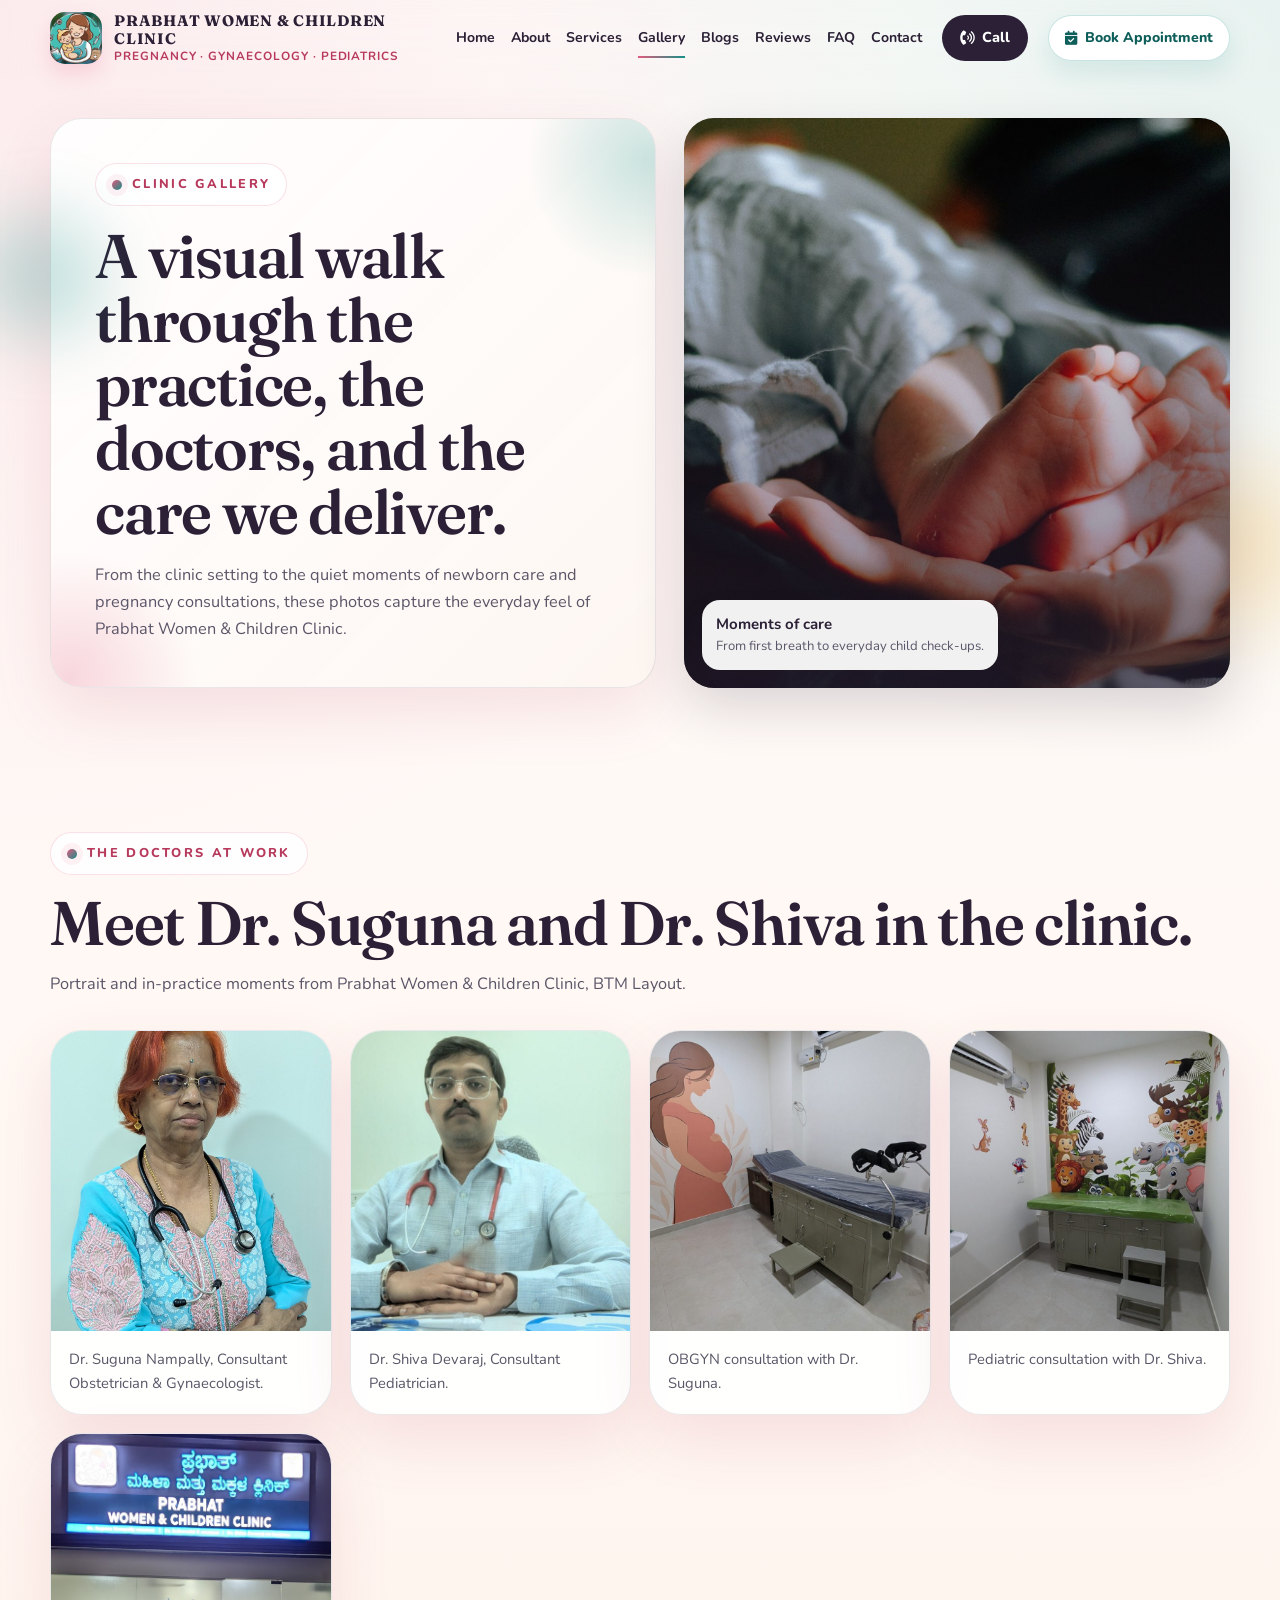
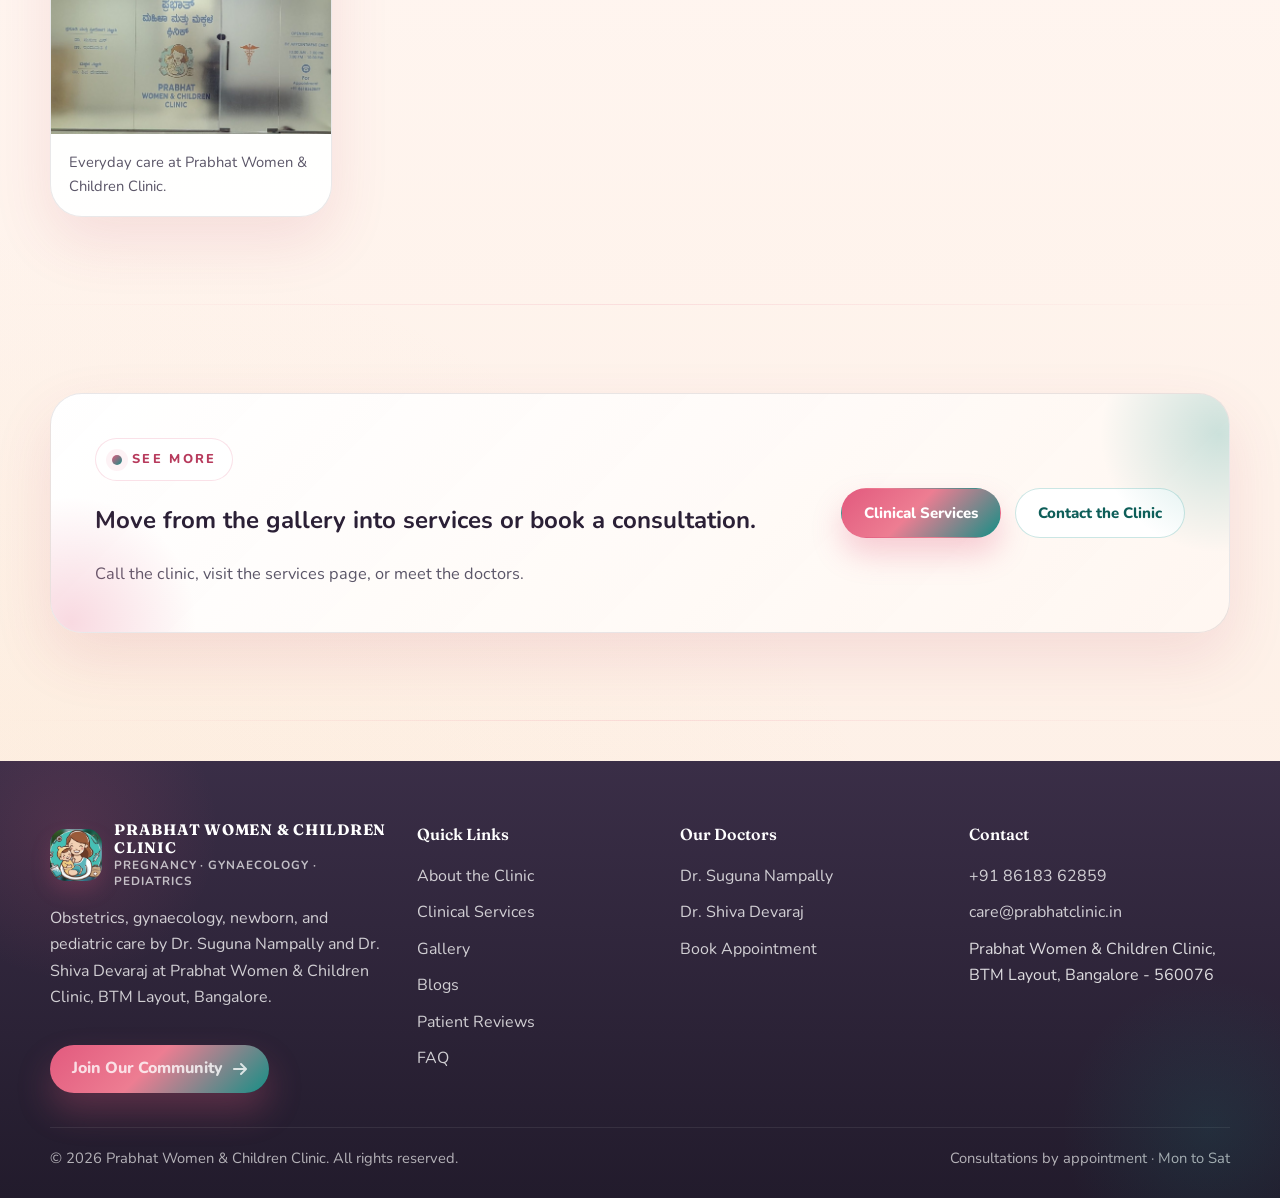
<file: Gallery.html>
<!DOCTYPE html>
<html lang="en">

<head>
  <meta charset="UTF-8">
  <meta name="viewport" content="width=device-width, initial-scale=1.0">
  <title>Gallery | Prabhat Women &amp; Children Clinic, Bangalore</title>
  <meta name="description"
    content="Clinic gallery — images from Prabhat Women &amp; Children Clinic in BTM Layout, Bangalore. Dr. Suguna Nampally and Dr. Shiva Devaraj in practice.">
  <link rel="icon" href="assets/img/dr%20shiva/logo.jpeg" type="image/jpeg">
  <link rel="preconnect" href="https://fonts.googleapis.com">
  <link rel="preconnect" href="https://fonts.gstatic.com" crossorigin>
  <link rel="stylesheet" href="https://fonts.googleapis.com/css2?family=Fraunces:ital,opsz,wght@0,9..144,500;0,9..144,600;0,9..144,700;1,9..144,500&family=Nunito:wght@400;600;700;800&display=swap" media="print" onload="this.media='all'">
  <noscript><link rel="stylesheet" href="https://fonts.googleapis.com/css2?family=Fraunces:ital,opsz,wght@0,9..144,500;0,9..144,600;0,9..144,700;1,9..144,500&family=Nunito:wght@400;600;700;800&display=swap"></noscript>
  <link rel="stylesheet" href="assets/css/plugins/fontawesome.css">
  <link rel="stylesheet" href="assets/css/clinic.css">
</head>

<body>
  <div class="preloader" aria-hidden="true">
    <div class="preloader-shell">
      <div class="preloader-ring">
        <div class="preloader-logo">
          <img src="assets/img/dr%20shiva/logo.jpeg" alt="">
        </div>
      </div>
      <div class="preloader-label">Women &amp; Children Clinic</div>
      <div class="preloader-dots" aria-label="Loading">
        <span></span><span></span><span></span>
      </div>
    </div>
  </div>

  <header class="site-header">
    <div class="nav-shell">
      <div class="container">
        <a class="brand" href="index.html" aria-label="Prabhat Women and Children Clinic home">
          <img src="assets/img/dr%20shiva/logo.jpeg" alt="Prabhat Women and Children Clinic logo">
          <div class="brand-mark">
            <strong>Prabhat Women &amp; Children Clinic</strong>
            <span>Pregnancy · Gynaecology · Pediatrics</span>
          </div>
        </a>
        <button class="nav-toggle" type="button" aria-label="Toggle navigation" aria-controls="site-nav"
          aria-expanded="false">
          <i class="fa-solid fa-bars-staggered"></i>
        </button>
        <nav class="site-nav" id="site-nav">
          <a href="index.html">Home</a>
          <a href="about.html">About</a>
          <a href="services.html">Services</a>
          <a class="active" href="Gallery.html">Gallery</a>
          <a href="https://sdkinng.exlyapp.com/blog" target="_blank" rel="noopener">Blogs</a>
          <a href="testimonial.html">Reviews</a>
          <a href="faq.html">FAQ</a>
          <a href="contact.html">Contact</a>
        </nav>
        <a class="nav-cta" href="tel:+918618362859"><i class="fa-solid fa-phone-volume"></i> Call</a>
        <a class="nav-cta-secondary" href="https://sdkinng.exlyapp.com/plan/57fdd5f1-837b-4bdc-a148-42594df9658e"
          target="_blank" rel="noopener"><i class="fa-solid fa-calendar-check"></i> Book Appointment</a>
      </div>
    </div>
  </header>

  <main>
    <section class="page-hero">
      <div class="container page-hero-layout">
        <div class="page-hero-panel hero-card reveal">
          <div class="page-hero-copy">
            <span class="eyebrow">Clinic Gallery</span>
            <h1>A visual walk through the practice, the doctors, and the care we deliver.</h1>
            <p>From the clinic setting to the quiet moments of newborn care and pregnancy consultations, these photos
              capture the everyday feel of Prabhat Women &amp; Children Clinic.</p>
          </div>
        </div>
        <div class="page-hero-media reveal">
          <div class="image-card overlay">
            <img src="assets/img/stock/newborn-baby.jpg" alt="Peaceful newborn baby">
            <div class="image-tag">
              <strong>Moments of care</strong>
              <span>From first breath to everyday child check-ups.</span>
            </div>
          </div>
        </div>
      </div>
    </section>

    <section class="section-shell">
      <div class="container">
        <div class="section-head reveal">
          <span class="eyebrow">The Doctors at Work</span>
          <h2>Meet Dr. Suguna and Dr. Shiva in the clinic.</h2>
          <p>Portrait and in-practice moments from Prabhat Women & Children Clinic, BTM Layout.</p>
        </div>
        <div class="gallery-grid">
          <figure class="gallery-card reveal">
            <img src="assets/img/dr%20shiva/dr%20suguna.jpeg" alt="Portrait of Dr. Suguna Nampally, Consultant OBGYN"
              loading="lazy">
            <figcaption>Dr. Suguna Nampally, Consultant Obstetrician &amp; Gynaecologist.</figcaption>
          </figure>
          <figure class="gallery-card reveal">
            <img src="assets/img/dr%20shiva/dr%20shiva.jpeg"
              alt="Portrait of Dr. Shiva Devaraj, Consultant Pediatrician" loading="lazy">
            <figcaption>Dr. Shiva Devaraj, Consultant Pediatrician.</figcaption>
          </figure>
          <figure class="gallery-card reveal">
            <img src="assets/img/dr%20shiva/WhatsApp%20Image%202026-03-18%20at%2011.56.43.jpeg"
              alt="Clinical moment from the practice" loading="lazy">
            <figcaption>OBGYN consultation with Dr. Suguna.</figcaption>
          </figure>
          <figure class="gallery-card reveal">
            <img src="assets/img/dr%20shiva/WhatsApp%20Image%202026-03-18%20at%2011.56.44.jpeg"
              alt="Dr. Shiva with a young patient" loading="lazy">
            <figcaption>Pediatric consultation with Dr. Shiva.</figcaption>
          </figure>
          <figure class="gallery-card reveal">
            <img src="assets/img/dr%20shiva/WhatsApp%20Image%202026-03-18%20at%2011.56.44%20(2).jpeg"
              alt="Moments from the clinic" loading="lazy">
            <figcaption>Everyday care at Prabhat Women & Children Clinic.</figcaption>
          </figure>
        </div>
      </div>
    </section>

    <section class="section-shell">
      <div class="container cta-banner reveal">
        <div>
          <span class="eyebrow">See More</span>
          <h2>Move from the gallery into services or book a consultation.</h2>
          <p class="body-copy">Call the clinic, visit the services page, or meet the doctors.</p>
        </div>
        <div class="button-row">
          <a class="button-primary" href="services.html">Clinical Services</a>
          <a class="button-secondary" href="contact.html">Contact the Clinic</a>
        </div>
      </div>
    </section>
  </main>

  <footer class="footer">
    <div class="container footer-grid">
      <div>
        <a class="brand" href="index.html">
          <img src="assets/img/dr%20shiva/logo.jpeg" alt="Prabhat Women and Children Clinic logo">
          <div class="brand-mark">
            <strong>Prabhat Women &amp; Children Clinic</strong>
            <span>Pregnancy · Gynaecology · Pediatrics</span>
          </div>
        </a>
        <p>Obstetrics, gynaecology, newborn, and pediatric care by Dr. Suguna Nampally and Dr. Shiva Devaraj at Prabhat
          Women & Children Clinic, BTM Layout, Bangalore.</p>
        <a class="footer-promo-btn" href="https://sdkinng.exlyapp.com/checkout/c81e4223-b422-4dda-a871-996d84845b74"
          target="_blank" rel="noopener">Join Our Community <i class="fa-solid fa-arrow-right"></i></a>

      </div>
      <div>
        <h4>Quick Links</h4>
        <div class="footer-links">
          <a href="about.html">About the Clinic</a>
          <a href="services.html">Clinical Services</a>
          <a href="Gallery.html">Gallery</a>
          <a href="https://sdkinng.exlyapp.com/blog" target="_blank" rel="noopener">Blogs</a>
          <a href="testimonial.html">Patient Reviews</a>
          <a href="faq.html">FAQ</a>
        </div>
      </div>
      <div>
        <h4>Our Doctors</h4>
        <div class="footer-links">
          <a href="Dr.%20Suguna%20Nampally.html">Dr. Suguna Nampally</a>
          <a href="Dr.%20Shiva%20Devaraj.html">Dr. Shiva Devaraj</a>
          <a href="https://sdkinng.exlyapp.com/plan/57fdd5f1-837b-4bdc-a148-42594df9658e" target="_blank"
            rel="noopener">Book Appointment</a>
        </div>
      </div>
      <div>
        <h4>Contact</h4>
        <div class="footer-contact">
          <a href="tel:+918618362859">+91 86183 62859</a>
          <a href="mailto:care@prabhatclinic.in">care@prabhatclinic.in</a>
          <span>Prabhat Women & Children Clinic, BTM Layout, Bangalore - 560076</span>
        </div>
      </div>
    </div>
    <div class="container footer-bottom">
      <span>&copy; <span data-current-year></span> Prabhat Women &amp; Children Clinic. All rights reserved.</span>
      <span>Consultations by appointment · Mon to Sat</span>
    </div>
  </footer>

  <script src="assets/js/clinic.js" defer></script>
</body>

</html>
</file>
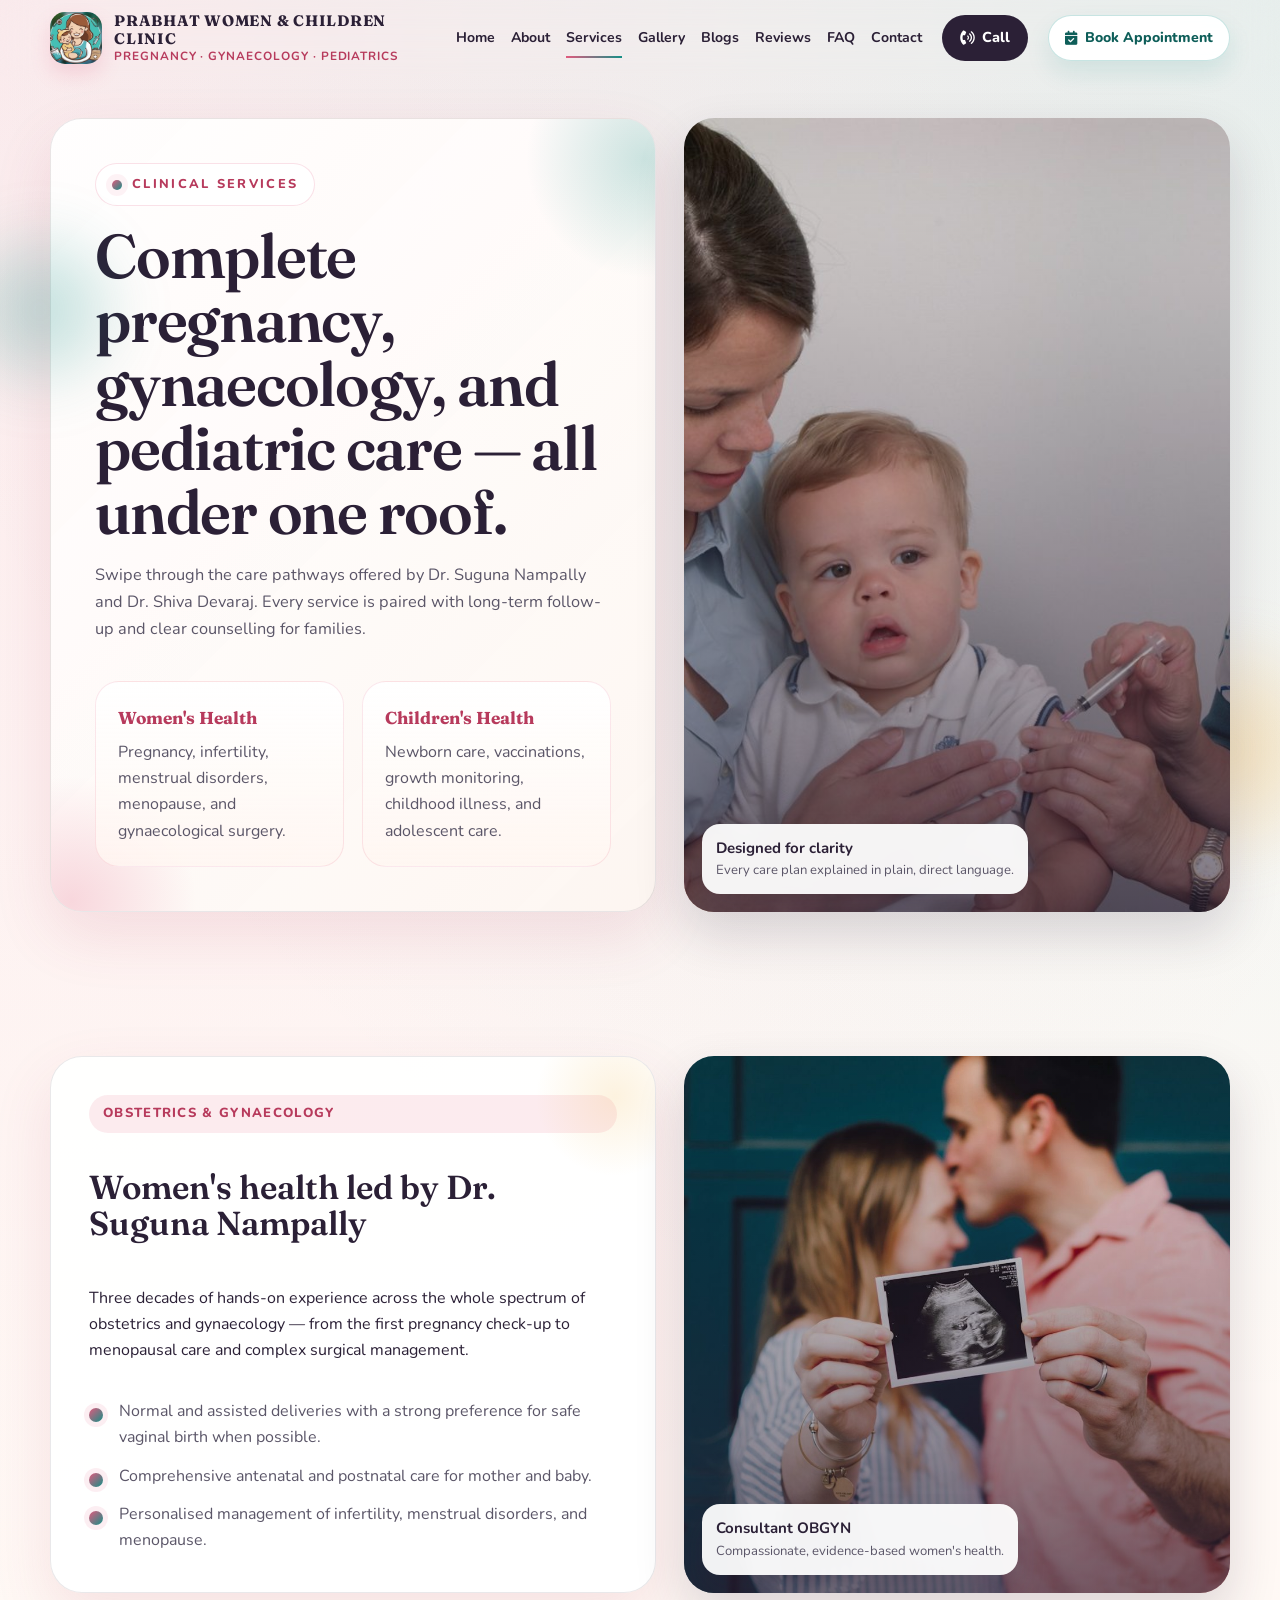
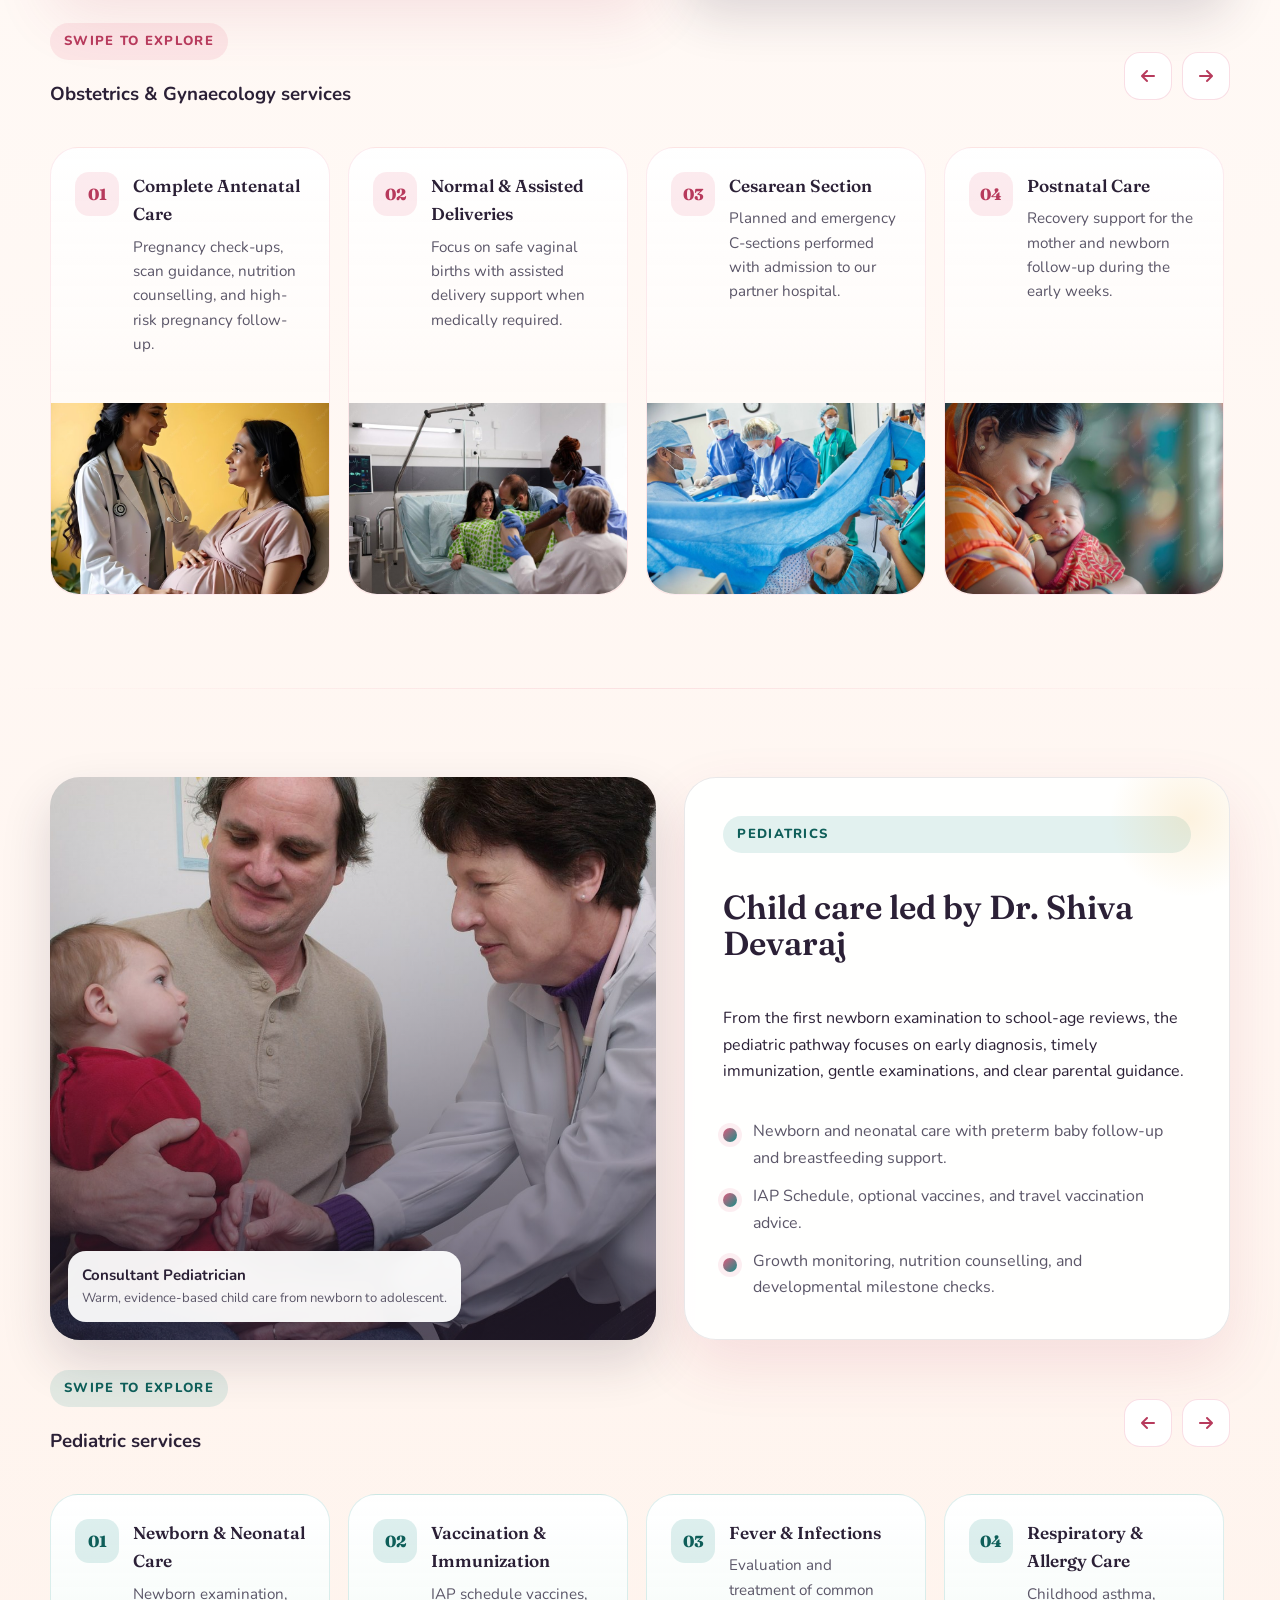
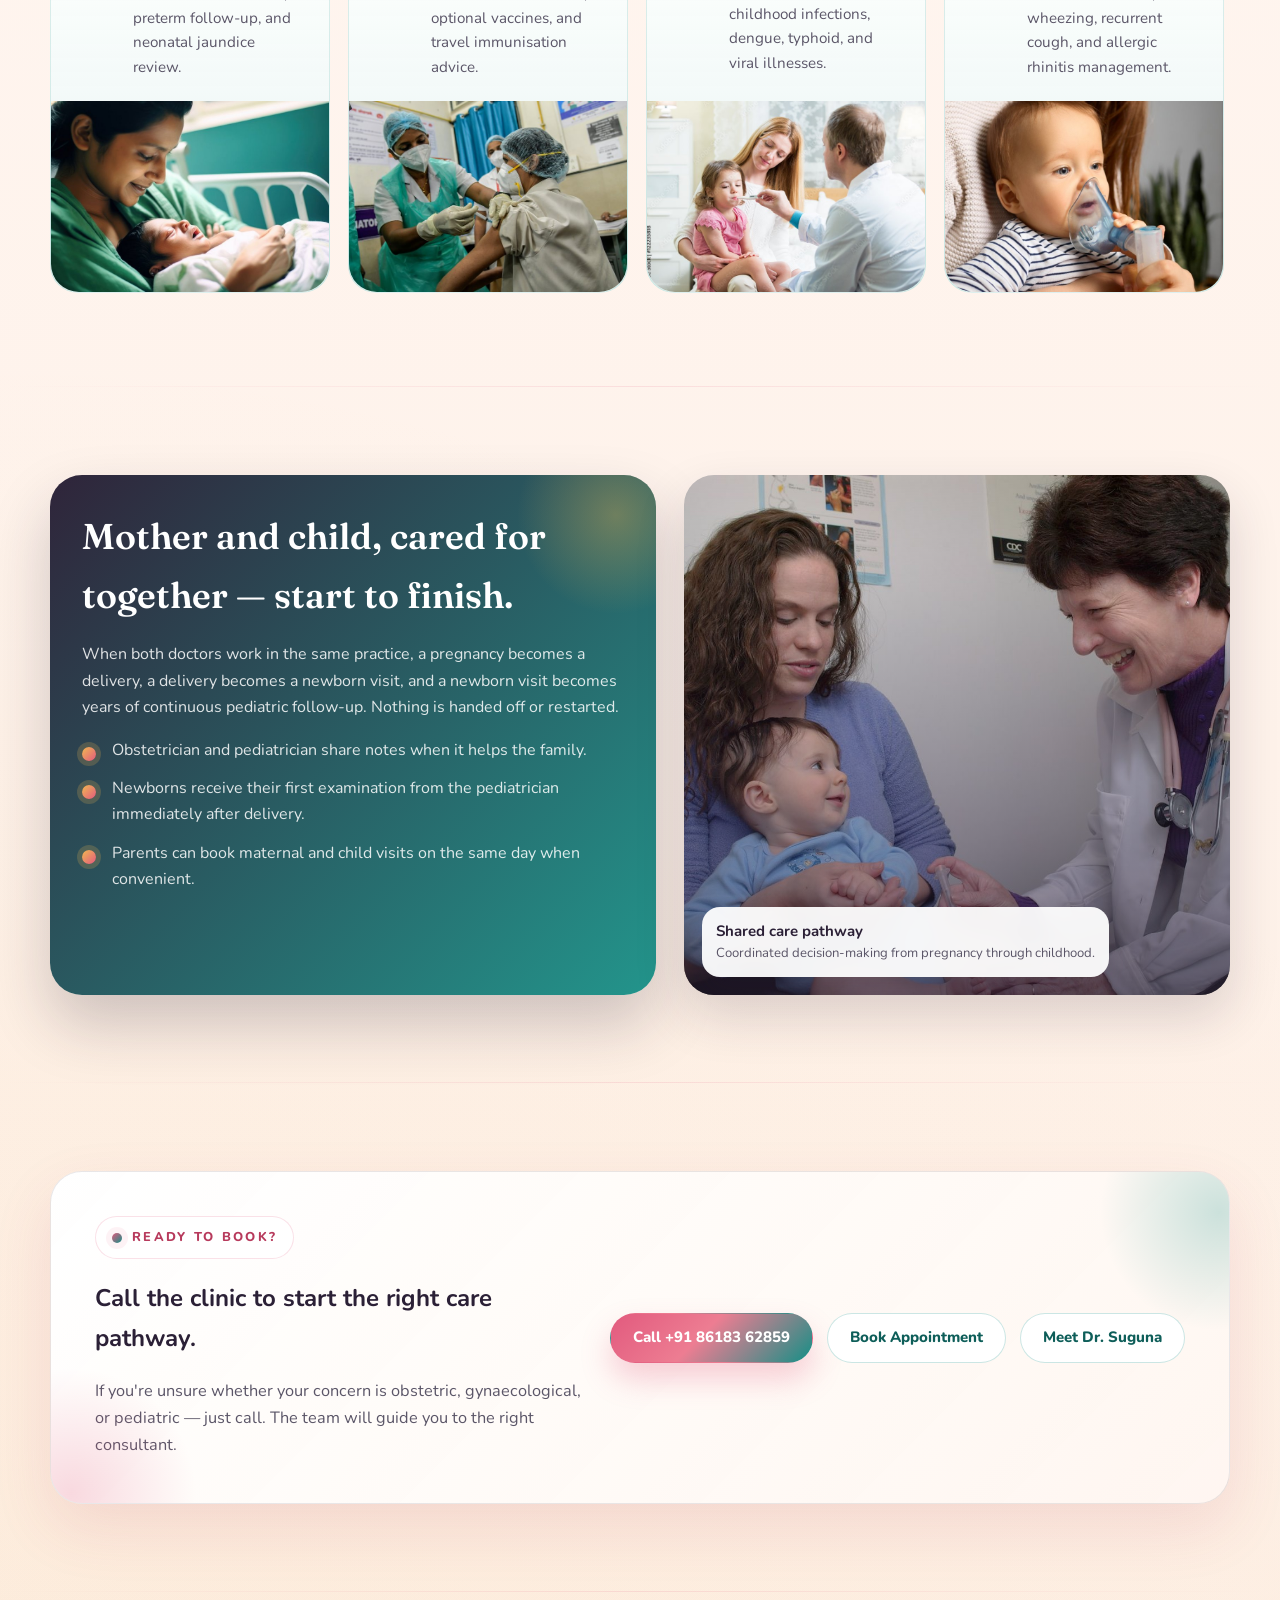
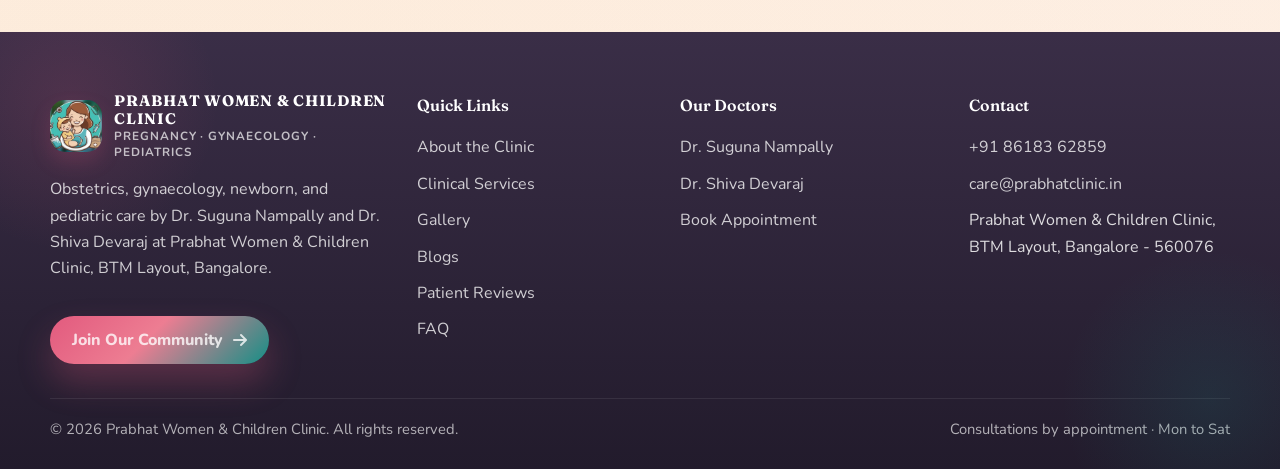
<file: services.html>
<!DOCTYPE html>
<html lang="en">

<head>
  <meta charset="UTF-8">
  <meta name="viewport" content="width=device-width, initial-scale=1.0">
  <title>Services | Prabhat Women &amp; Children Clinic, Bangalore</title>
  <meta name="description"
    content="Obstetrics, gynaecology, and pediatric services at Prabhat Women &amp; Children Clinic — antenatal care, deliveries, infertility support, vaccinations, newborn care and more.">
  <link rel="icon" href="assets/img/dr%20shiva/logo.jpeg" type="image/jpeg">
  <link rel="preconnect" href="https://fonts.googleapis.com">
  <link rel="preconnect" href="https://fonts.gstatic.com" crossorigin>
  <link rel="stylesheet" href="https://fonts.googleapis.com/css2?family=Fraunces:ital,opsz,wght@0,9..144,500;0,9..144,600;0,9..144,700;1,9..144,500&family=Nunito:wght@400;600;700;800&display=swap" media="print" onload="this.media='all'">
  <noscript><link rel="stylesheet" href="https://fonts.googleapis.com/css2?family=Fraunces:ital,opsz,wght@0,9..144,500;0,9..144,600;0,9..144,700;1,9..144,500&family=Nunito:wght@400;600;700;800&display=swap"></noscript>
  <link rel="stylesheet" href="assets/css/plugins/fontawesome.css">
  <link rel="stylesheet" href="assets/css/clinic.css">
</head>

<body>
  <div class="preloader" aria-hidden="true">
    <div class="preloader-shell">
      <div class="preloader-ring">
        <div class="preloader-logo">
          <img src="assets/img/dr%20shiva/logo.jpeg" alt="">
        </div>
      </div>
      <div class="preloader-label">Women &amp; Children Clinic</div>
      <div class="preloader-dots" aria-label="Loading">
        <span></span><span></span><span></span>
      </div>
    </div>
  </div>

  <header class="site-header">
    <div class="nav-shell">
      <div class="container">
        <a class="brand" href="index.html" aria-label="Prabhat Women and Children Clinic home">
          <img src="assets/img/dr%20shiva/logo.jpeg" alt="Prabhat Women and Children Clinic logo">
          <div class="brand-mark">
            <strong>Prabhat Women &amp; Children Clinic</strong>
            <span>Pregnancy · Gynaecology · Pediatrics</span>
          </div>
        </a>
        <button class="nav-toggle" type="button" aria-label="Toggle navigation" aria-controls="site-nav"
          aria-expanded="false">
          <i class="fa-solid fa-bars-staggered"></i>
        </button>
        <nav class="site-nav" id="site-nav">
          <a href="index.html">Home</a>
          <a href="about.html">About</a>
          <a class="active" href="services.html">Services</a>
          <a href="Gallery.html">Gallery</a>
          <a href="https://sdkinng.exlyapp.com/blog" target="_blank" rel="noopener">Blogs</a>
          <a href="testimonial.html">Reviews</a>
          <a href="faq.html">FAQ</a>
          <a href="contact.html">Contact</a>
        </nav>
        <a class="nav-cta" href="tel:+918618362859"><i class="fa-solid fa-phone-volume"></i> Call</a>
        <a class="nav-cta-secondary" href="https://sdkinng.exlyapp.com/plan/57fdd5f1-837b-4bdc-a148-42594df9658e"
          target="_blank" rel="noopener"><i class="fa-solid fa-calendar-check"></i> Book Appointment</a>
      </div>
    </div>
  </header>

  <main>
    <section class="page-hero">
      <div class="container page-hero-layout">
        <div class="page-hero-panel hero-card reveal">
          <div class="page-hero-copy">
            <span class="eyebrow">Clinical Services</span>
            <h1>Complete pregnancy, gynaecology, and pediatric care — all under one roof.</h1>
            <p>Swipe through the care pathways offered by Dr. Suguna Nampally and Dr. Shiva Devaraj. Every service is
              paired with long-term follow-up and clear counselling for families.</p>
            <div class="summary-grid">
              <div class="summary-item">
                <strong>Women's Health</strong>
                <span>Pregnancy, infertility, menstrual disorders, menopause, and gynaecological surgery.</span>
              </div>
              <div class="summary-item">
                <strong>Children's Health</strong>
                <span>Newborn care, vaccinations, growth monitoring, childhood illness, and adolescent care.</span>
              </div>
            </div>
          </div>
        </div>
        <div class="page-hero-media reveal">
          <div class="image-card overlay">
            <img src="assets/img/stock/pediatrician-child.jpg" alt="Pediatrician with a young child in clinic">
            <div class="image-tag">
              <strong>Designed for clarity</strong>
              <span>Every care plan explained in plain, direct language.</span>
            </div>
          </div>
        </div>
      </div>
    </section>

    <section class="section-shell" id="obgyn-track">
      <div class="container service-layout">
        <div class="split-layout">
          <div class="service-hero-card reveal">
            <span class="focus-badge">Obstetrics &amp; Gynaecology</span>
            <h2>Women's health led by Dr. Suguna Nampally</h2>
            <p>Three decades of hands-on experience across the whole spectrum of obstetrics and gynaecology — from the
              first pregnancy check-up to menopausal care and complex surgical management.</p>
            <ul class="bullet-list">
              <li>Normal and assisted deliveries with a strong preference for safe vaginal birth when possible.</li>
              <li>Comprehensive antenatal and postnatal care for mother and baby.</li>
              <li>Personalised management of infertility, menstrual disorders, and menopause.</li>
            </ul>
          </div>
          <div class="image-card overlay reveal reveal-delay-1">
            <img src="assets/img/stock/pregnancy-belly.jpg" alt="Expecting mother during pregnancy" loading="lazy">
            <div class="image-tag">
              <strong>Consultant OBGYN</strong>
              <span>Compassionate, evidence-based women's health.</span>
            </div>
          </div>
        </div>

        <div class="service-rail-shell reveal">
          <div class="rail-head">
            <div>
              <span class="focus-badge">Swipe to explore</span>
              <h3>Obstetrics &amp; Gynaecology services</h3>
            </div>
            <div class="rail-controls">
              <button class="rail-button" type="button" data-rail-target="obgyn-rail" data-rail-dir="-1"
                aria-label="Scroll left"><i class="fa-solid fa-arrow-left"></i></button>
              <button class="rail-button" type="button" data-rail-target="obgyn-rail" data-rail-dir="1"
                aria-label="Scroll right"><i class="fa-solid fa-arrow-right"></i></button>
            </div>
          </div>
          <div class="service-rail" id="obgyn-rail">
            <article class="service-card">
              <div class="service-card-header"><span class="service-number">01</span>
                <div>
                  <h3>Complete Antenatal Care</h3>
                  <p>Pregnancy check-ups, scan guidance, nutrition counselling, and high-risk pregnancy follow-up.</p>
                </div>
              </div>
              <figure class="service-card-media"><img src="assets/img/services/obg-01.jpg" alt="Complete Antenatal Care" loading="lazy"></figure>
            </article>
            <article class="service-card">
              <div class="service-card-header"><span class="service-number">02</span>
                <div>
                  <h3>Normal &amp; Assisted Deliveries</h3>
                  <p>Focus on safe vaginal births with assisted delivery support when medically required.</p>
                </div>
              </div>
              <figure class="service-card-media"><img src="assets/img/services/obg-02.jpg" alt="Normal & Assisted Deliveries" loading="lazy"></figure>
            </article>
            <article class="service-card">
              <div class="service-card-header"><span class="service-number">03</span>
                <div>
                  <h3>Cesarean Section</h3>
                  <p>Planned and emergency C-sections performed with admission to our partner hospital.</p>
                </div>
              </div>
              <figure class="service-card-media"><img src="assets/img/services/obg-03.jpg" alt="Cesarean Section" loading="lazy"></figure>
            </article>
            <article class="service-card">
              <div class="service-card-header"><span class="service-number">04</span>
                <div>
                  <h3>Postnatal Care</h3>
                  <p>Recovery support for the mother and newborn follow-up during the early weeks.</p>
                </div>
              </div>
              <figure class="service-card-media"><img src="assets/img/services/obg-04.jpg" alt="Postnatal Care" loading="lazy"></figure>
            </article>
            <article class="service-card">
              <div class="service-card-header"><span class="service-number">05</span>
                <div>
                  <h3>Infertility Evaluation</h3>
                  <p>Step-by-step assessment including ovulation induction and follicular monitoring.</p>
                </div>
              </div>
              <figure class="service-card-media"><img src="assets/img/services/obg-05.jpg" alt="Infertility Evaluation" loading="lazy"></figure>
            </article>
            <article class="service-card">
              <div class="service-card-header"><span class="service-number">06</span>
                <div>
                  <h3>PCOS &amp; PCOD Management</h3>
                  <p>Lifestyle-led, medication-supported care for polycystic ovary syndrome and metabolic issues.</p>
                </div>
              </div>
              <figure class="service-card-media"><img src="assets/img/services/obg-06.jpg" alt="PCOS & PCOD Management" loading="lazy"></figure>
            </article>
            <article class="service-card">
              <div class="service-card-header"><span class="service-number">07</span>
                <div>
                  <h3>Menstrual Disorders</h3>
                  <p>Evaluation and treatment of irregular, heavy, or painful periods and amenorrhea.</p>
                </div>
              </div>
              <figure class="service-card-media"><img src="assets/img/services/obg-07.jpg" alt="Menstrual Disorders" loading="lazy"></figure>
            </article>
            <article class="service-card">
              <div class="service-card-header"><span class="service-number">08</span>
                <div>
                  <h3>Fibroids &amp; Ovarian Cysts</h3>
                  <p>Medical management and surgical options including myomectomy and cyst removal.</p>
                </div>
              </div>
              <figure class="service-card-media"><img src="assets/img/services/obg-08.jpg" alt="Fibroids & Ovarian Cysts" loading="lazy"></figure>
            </article>
            <article class="service-card">
              <div class="service-card-header"><span class="service-number">09</span>
                <div>
                  <h3>Menopause Management</h3>
                  <p>Support through hot flashes, sleep disturbances, osteoporosis risk, and hormone therapy guidance.
                  </p>
                </div>
              </div>
              <figure class="service-card-media"><img src="assets/img/services/obg-09.jpg" alt="Menopause Management" loading="lazy"></figure>
            </article>
            <article class="service-card">
              <div class="service-card-header"><span class="service-number">10</span>
                <div>
                  <h3>Adolescent Gynaecology</h3>
                  <p>Gentle care for young girls navigating puberty, periods, and hormonal changes.</p>
                </div>
              </div>
              <figure class="service-card-media"><img src="assets/img/services/obg-10.jpg" alt="Adolescent Gynaecology" loading="lazy"></figure>
            </article>
            <article class="service-card">
              <div class="service-card-header"><span class="service-number">11</span>
                <div>
                  <h3>Cervical Screening</h3>
                  <p>Pap smear, cervical cancer screening, and management of abnormal findings.</p>
                </div>
              </div>
              <figure class="service-card-media"><img src="assets/img/services/obg-11.jpg" alt="Cervical Screening" loading="lazy"></figure>
            </article>
            <article class="service-card">
              <div class="service-card-header"><span class="service-number">12</span>
                <div>
                  <h3>Women's Health Check-ups</h3>
                  <p>Routine preventive screenings, breast awareness, and long-term wellness planning.</p>
                </div>
              </div>
              <figure class="service-card-media"><img src="assets/img/services/obg-12.jpg" alt="Women's Health Check-ups" loading="lazy"></figure>
            </article>
          </div>
        </div>
      </div>
    </section>

    <section class="section-shell" id="pediatrics-track">
      <div class="container service-layout">
        <div class="split-layout">
          <div class="image-card overlay reveal">
            <img src="assets/img/stock/doctor-examining-child.jpg"
              alt="Pediatric doctor examining a child in consultation" loading="lazy">
            <div class="image-tag">
              <strong>Consultant Pediatrician</strong>
              <span>Warm, evidence-based child care from newborn to adolescent.</span>
            </div>
          </div>
          <div class="service-hero-card reveal reveal-delay-1">
            <span class="focus-badge teal-badge">Pediatrics</span>
            <h2>Child care led by Dr. Shiva Devaraj</h2>
            <p>From the first newborn examination to school-age reviews, the pediatric pathway focuses on early
              diagnosis, timely immunization, gentle examinations, and clear parental guidance.</p>
            <ul class="bullet-list">
              <li>Newborn and neonatal care with preterm baby follow-up and breastfeeding support.</li>
              <li>IAP Schedule, optional vaccines, and travel vaccination advice.</li>
              <li>Growth monitoring, nutrition counselling, and developmental milestone checks.</li>
            </ul>
          </div>
        </div>

        <div class="service-rail-shell reveal">
          <div class="rail-head">
            <div>
              <span class="focus-badge teal-badge">Swipe to explore</span>
              <h3>Pediatric services</h3>
            </div>
            <div class="rail-controls">
              <button class="rail-button" type="button" data-rail-target="peds-rail" data-rail-dir="-1"
                aria-label="Scroll left"><i class="fa-solid fa-arrow-left"></i></button>
              <button class="rail-button" type="button" data-rail-target="peds-rail" data-rail-dir="1"
                aria-label="Scroll right"><i class="fa-solid fa-arrow-right"></i></button>
            </div>
          </div>
          <div class="service-rail teal-rail" id="peds-rail">
            <article class="service-card">
              <div class="service-card-header"><span class="service-number">01</span>
                <div>
                  <h3>Newborn &amp; Neonatal Care</h3>
                  <p>Newborn examination, preterm follow-up, and neonatal jaundice review.</p>
                </div>
              </div>
              <figure class="service-card-media"><img src="assets/img/services/ped-01.jpg" alt="Newborn & Neonatal Care" loading="lazy"></figure>
            </article>
            <article class="service-card">
              <div class="service-card-header"><span class="service-number">02</span>
                <div>
                  <h3>Vaccination &amp; Immunization</h3>
                  <p>IAP schedule vaccines, optional vaccines, and travel immunisation advice.</p>
                </div>
              </div>
              <figure class="service-card-media"><img src="assets/img/services/ped-02.jpg" alt="Vaccination & Immunization" loading="lazy"></figure>
            </article>
            <article class="service-card">
              <div class="service-card-header"><span class="service-number">03</span>
                <div>
                  <h3>Fever &amp; Infections</h3>
                  <p>Evaluation and treatment of common childhood infections, dengue, typhoid, and viral illnesses.</p>
                </div>
              </div>
              <figure class="service-card-media"><img src="assets/img/services/ped-03.jpg" alt="Fever & Infections" loading="lazy"></figure>
            </article>
            <article class="service-card">
              <div class="service-card-header"><span class="service-number">04</span>
                <div>
                  <h3>Respiratory &amp; Allergy Care</h3>
                  <p>Childhood asthma, wheezing, recurrent cough, and allergic rhinitis management.</p>
                </div>
              </div>
              <figure class="service-card-media"><img src="assets/img/services/ped-04.jpg" alt="Respiratory & Allergy Care" loading="lazy"></figure>
            </article>
            <article class="service-card">
              <div class="service-card-header"><span class="service-number">05</span>
                <div>
                  <h3>Gastro &amp; Feeding Issues</h3>
                  <p>Diarrhea, dehydration, constipation, abdominal pain, and feeding difficulties.</p>
                </div>
              </div>
              <figure class="service-card-media"><img src="assets/img/services/ped-05.jpg" alt="Gastro & Feeding Issues" loading="lazy"></figure>
            </article>
            <article class="service-card">
              <div class="service-card-header"><span class="service-number">06</span>
                <div>
                  <h3>Breastfeeding Support</h3>
                  <p>Counselling for new mothers on feeding, latch, and infant nutrition.</p>
                </div>
              </div>
              <figure class="service-card-media"><img src="assets/img/services/ped-06.jpg" alt="Breastfeeding Support" loading="lazy"></figure>
            </article>
            <article class="service-card">
              <div class="service-card-header"><span class="service-number">07</span>
                <div>
                  <h3>Preventive Child Health</h3>
                  <p>Lifestyle guidance, obesity prevention, and adolescent health counselling.</p>
                </div>
              </div>
              <figure class="service-card-media"><img src="assets/img/services/ped-07.jpg" alt="Preventive Child Health" loading="lazy"></figure>
            </article>
            <article class="service-card">
              <div class="service-card-header"><span class="service-number">08</span>
                <div>
                  <h3>Behavioural Concerns</h3>
                  <p>Screen-time guidance, sleep issues, and everyday behavioural questions for parents.</p>
                </div>
              </div>
              <figure class="service-card-media"><img src="assets/img/services/ped-08.jpg" alt="Behavioural Concerns" loading="lazy"></figure>
            </article>
            <article class="service-card">
              <div class="service-card-header"><span class="service-number">09</span>
                <div>
                  <h3>Adolescent Health</h3>
                  <p>Counselling and preventive care for teenagers, including HPV and hepatitis B vaccines.</p>
                </div>
              </div>
              <figure class="service-card-media"><img src="assets/img/services/ped-09.jpg" alt="Adolescent Health" loading="lazy"></figure>
            </article>
            <article class="service-card">
              <div class="service-card-header"><span class="service-number">10</span>
                <div>
                  <h3>Ear Piercing</h3>
                  <p>Safe, hygienic ear piercing for children using sterile, painless techniques.</p>
                </div>
              </div>
              <figure class="service-card-media"><img src="assets/img/services/ped-10.jpg" alt="Ear Piercing" loading="lazy"></figure>
            </article>
          </div>
        </div>
      </div>
    </section>

    <section class="section-shell">
      <div class="container media-callout">
        <div class="accent-panel reveal">
          <h3>Mother and child, cared for together — start to finish.</h3>
          <p>When both doctors work in the same practice, a pregnancy becomes a delivery, a delivery becomes a newborn
            visit, and a newborn visit becomes years of continuous pediatric follow-up. Nothing is handed off or
            restarted.</p>
          <ul class="bullet-list">
            <li>Obstetrician and pediatrician share notes when it helps the family.</li>
            <li>Newborns receive their first examination from the pediatrician immediately after delivery.</li>
            <li>Parents can book maternal and child visits on the same day when convenient.</li>
          </ul>
        </div>
        <div class="image-card overlay reveal reveal-delay-1">
          <img src="assets/img/stock/infant-care.jpg" alt="Gentle infant care in a clinical setting" loading="lazy">
          <div class="image-tag">
            <strong>Shared care pathway</strong>
            <span>Coordinated decision-making from pregnancy through childhood.</span>
          </div>
        </div>
      </div>
    </section>

    <section class="section-shell">
      <div class="container cta-banner reveal">
        <div>
          <span class="eyebrow">Ready to Book?</span>
          <h2>Call the clinic to start the right care pathway.</h2>
          <p class="body-copy">If you're unsure whether your concern is obstetric, gynaecological, or pediatric — just
            call. The team will guide you to the right consultant.</p>
        </div>
        <div class="button-row">
          <a class="button-primary" href="tel:+918618362859">Call +91 86183 62859</a>
          <a class="button-secondary" href="https://sdkinng.exlyapp.com/plan/57fdd5f1-837b-4bdc-a148-42594df9658e"
            target="_blank" rel="noopener">Book Appointment</a>
          <a class="button-secondary" href="Dr.%20Suguna%20Nampally.html">Meet Dr. Suguna</a>
        </div>
      </div>
    </section>
  </main>

  <footer class="footer">
    <div class="container footer-grid">
      <div>
        <a class="brand" href="index.html">
          <img src="assets/img/dr%20shiva/logo.jpeg" alt="Prabhat Women and Children Clinic logo">
          <div class="brand-mark">
            <strong>Prabhat Women &amp; Children Clinic</strong>
            <span>Pregnancy · Gynaecology · Pediatrics</span>
          </div>
        </a>
        <p>Obstetrics, gynaecology, newborn, and pediatric care by Dr. Suguna Nampally and Dr. Shiva Devaraj at Prabhat
          Women & Children Clinic, BTM Layout, Bangalore.</p>
        <a class="footer-promo-btn" href="https://sdkinng.exlyapp.com/checkout/c81e4223-b422-4dda-a871-996d84845b74"
          target="_blank" rel="noopener">Join Our Community <i class="fa-solid fa-arrow-right"></i></a>

      </div>
      <div>
        <h4>Quick Links</h4>
        <div class="footer-links">
          <a href="about.html">About the Clinic</a>
          <a href="services.html">Clinical Services</a>
          <a href="Gallery.html">Gallery</a>
          <a href="https://sdkinng.exlyapp.com/blog" target="_blank" rel="noopener">Blogs</a>
          <a href="testimonial.html">Patient Reviews</a>
          <a href="faq.html">FAQ</a>
        </div>
      </div>
      <div>
        <h4>Our Doctors</h4>
        <div class="footer-links">
          <a href="Dr.%20Suguna%20Nampally.html">Dr. Suguna Nampally</a>
          <a href="Dr.%20Shiva%20Devaraj.html">Dr. Shiva Devaraj</a>
          <a href="https://sdkinng.exlyapp.com/plan/57fdd5f1-837b-4bdc-a148-42594df9658e" target="_blank"
            rel="noopener">Book Appointment</a>
        </div>
      </div>
      <div>
        <h4>Contact</h4>
        <div class="footer-contact">
          <a href="tel:+918618362859">+91 86183 62859</a>
          <a href="mailto:care@prabhatclinic.in">care@prabhatclinic.in</a>
          <span>Prabhat Women & Children Clinic, BTM Layout, Bangalore - 560076</span>
        </div>
      </div>
    </div>
    <div class="container footer-bottom">
      <span>&copy; <span data-current-year></span> Prabhat Women &amp; Children Clinic. All rights reserved.</span>
      <span>Consultations by appointment · Mon to Sat</span>
    </div>
  </footer>

  <script src="assets/js/clinic.js" defer></script>
</body>

</html>
</file>
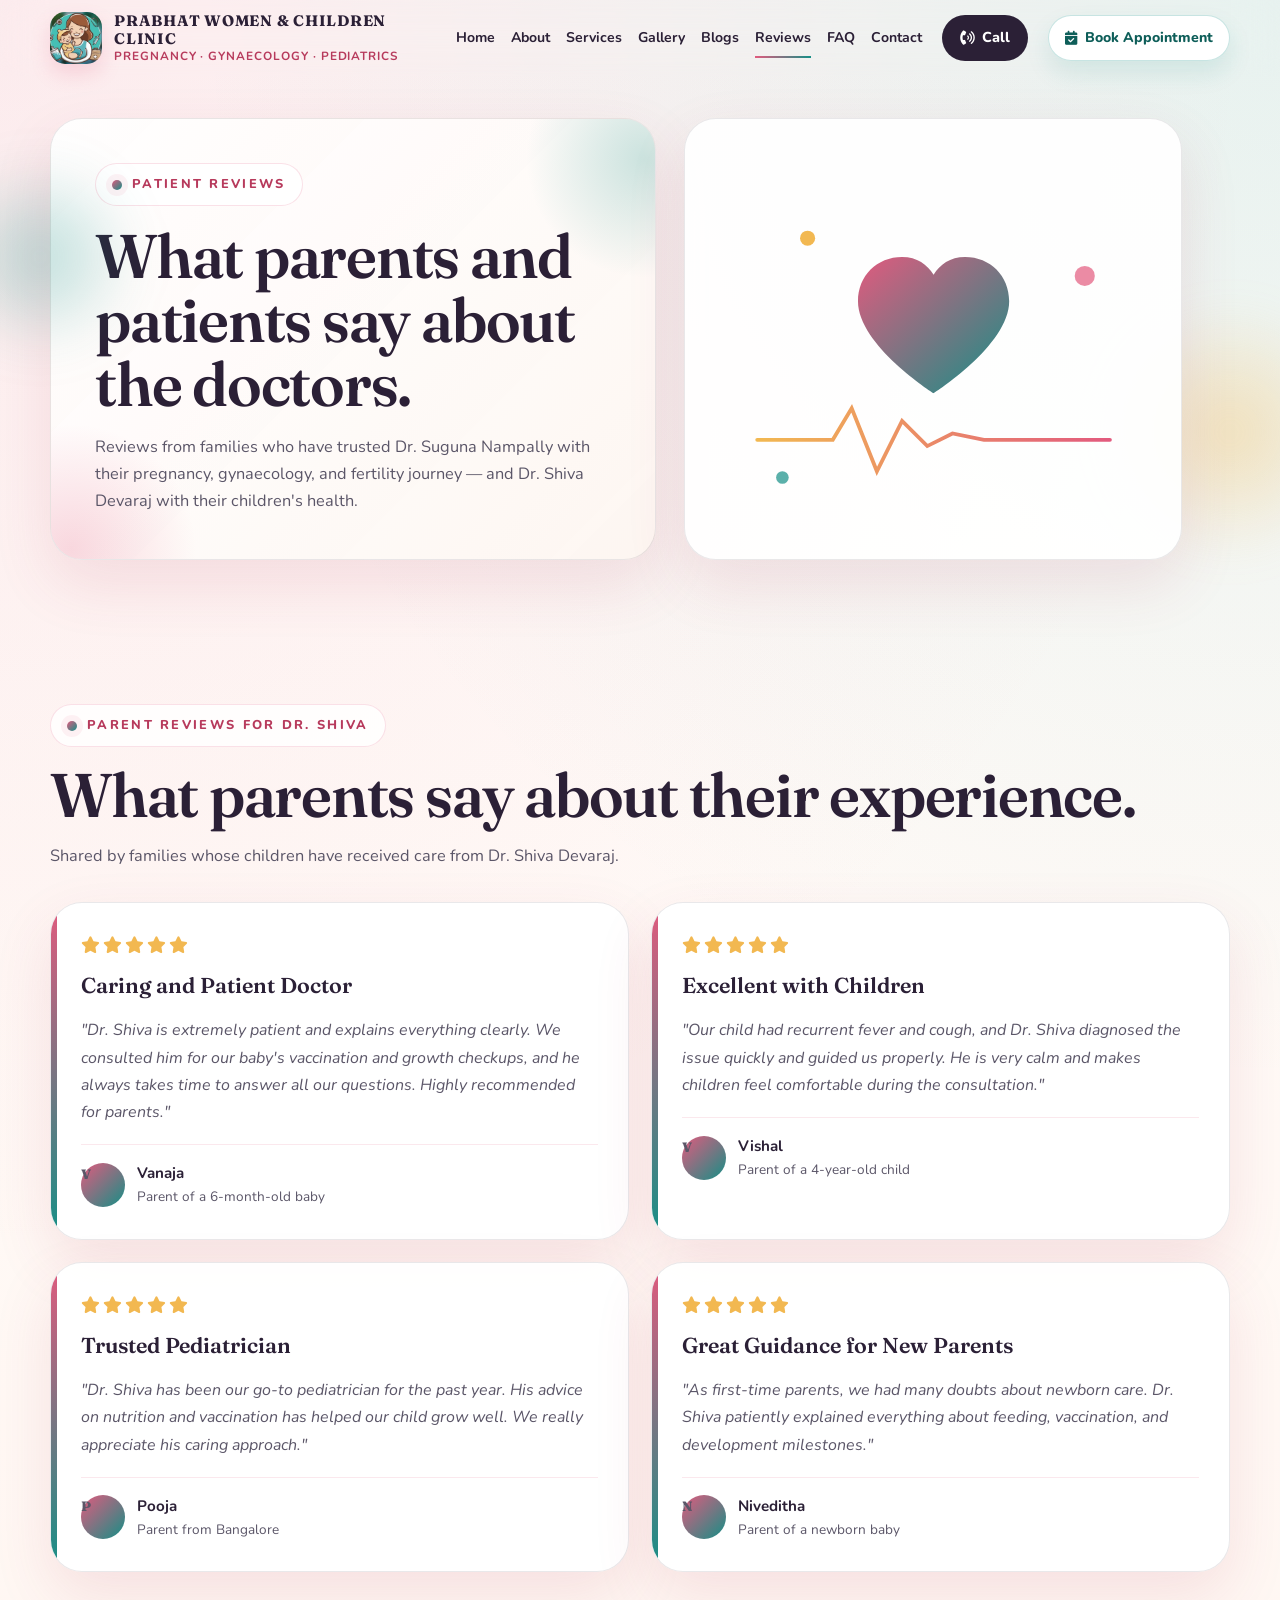
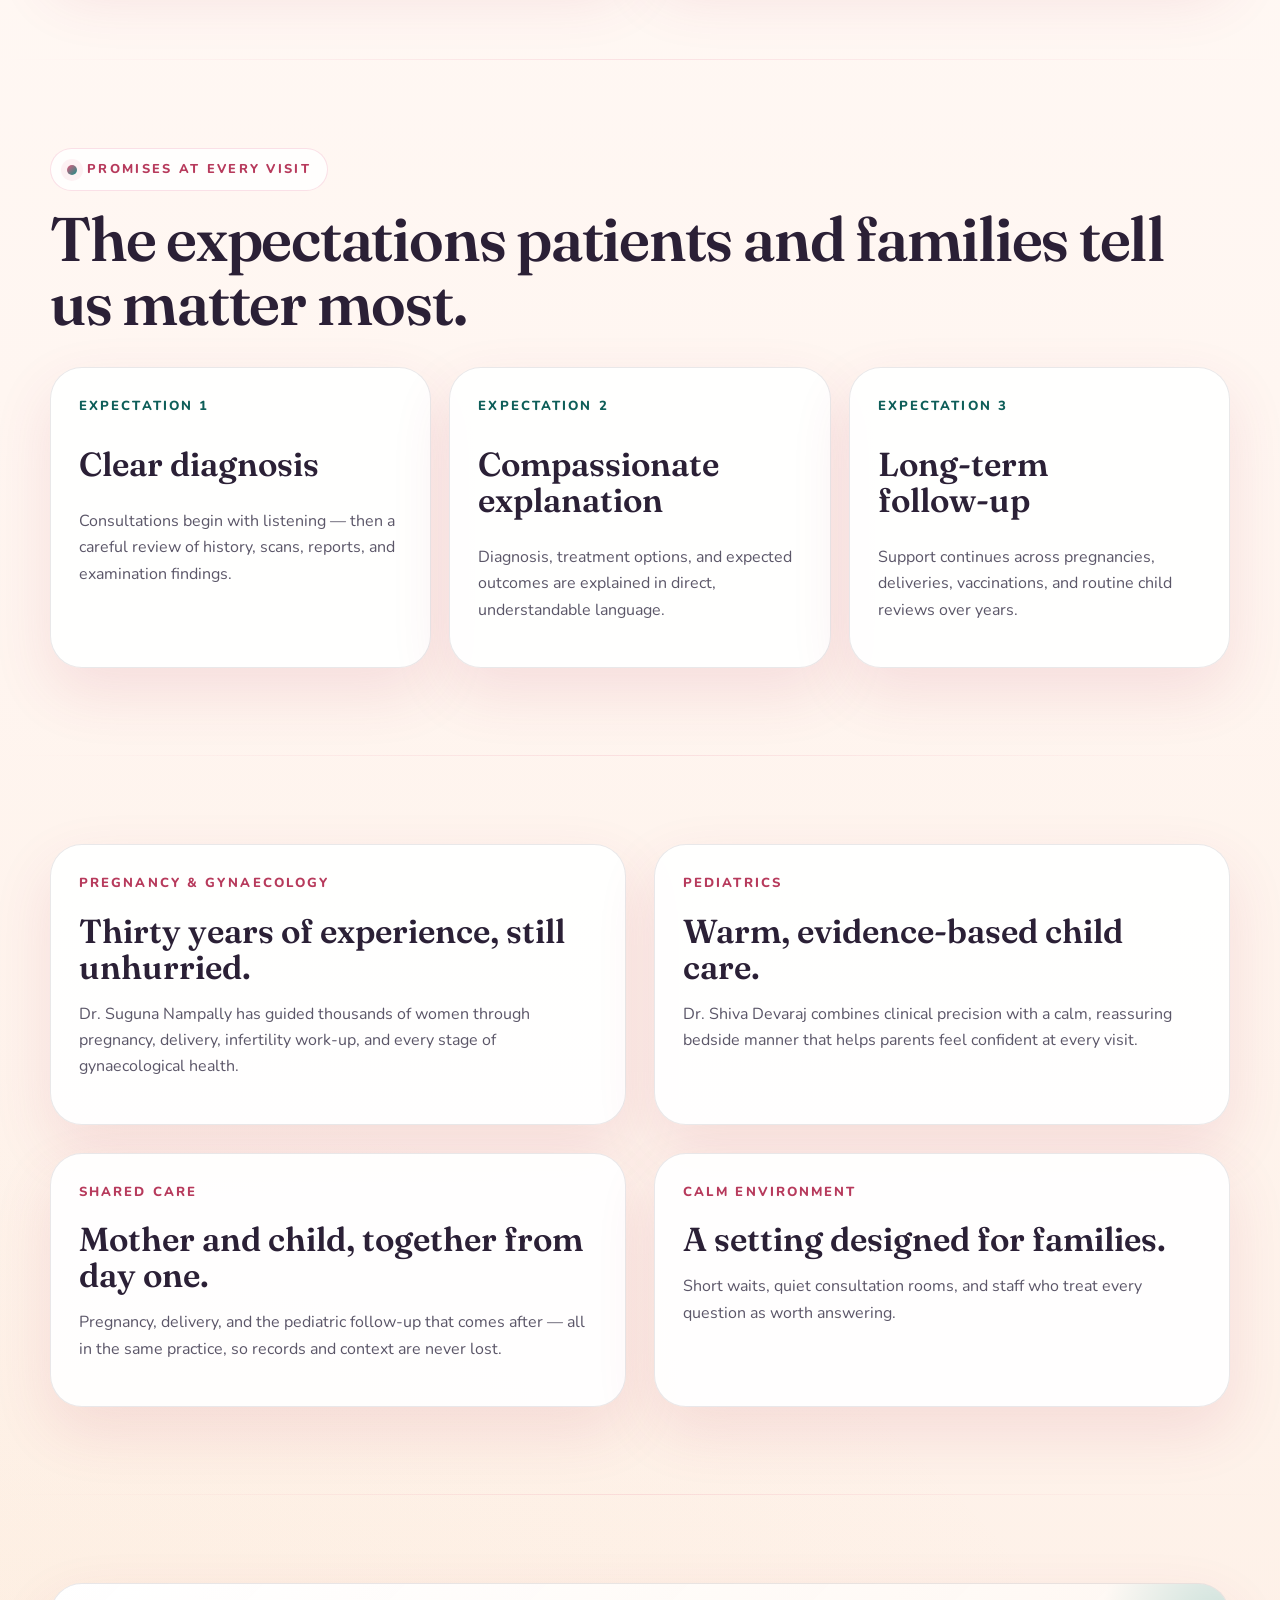
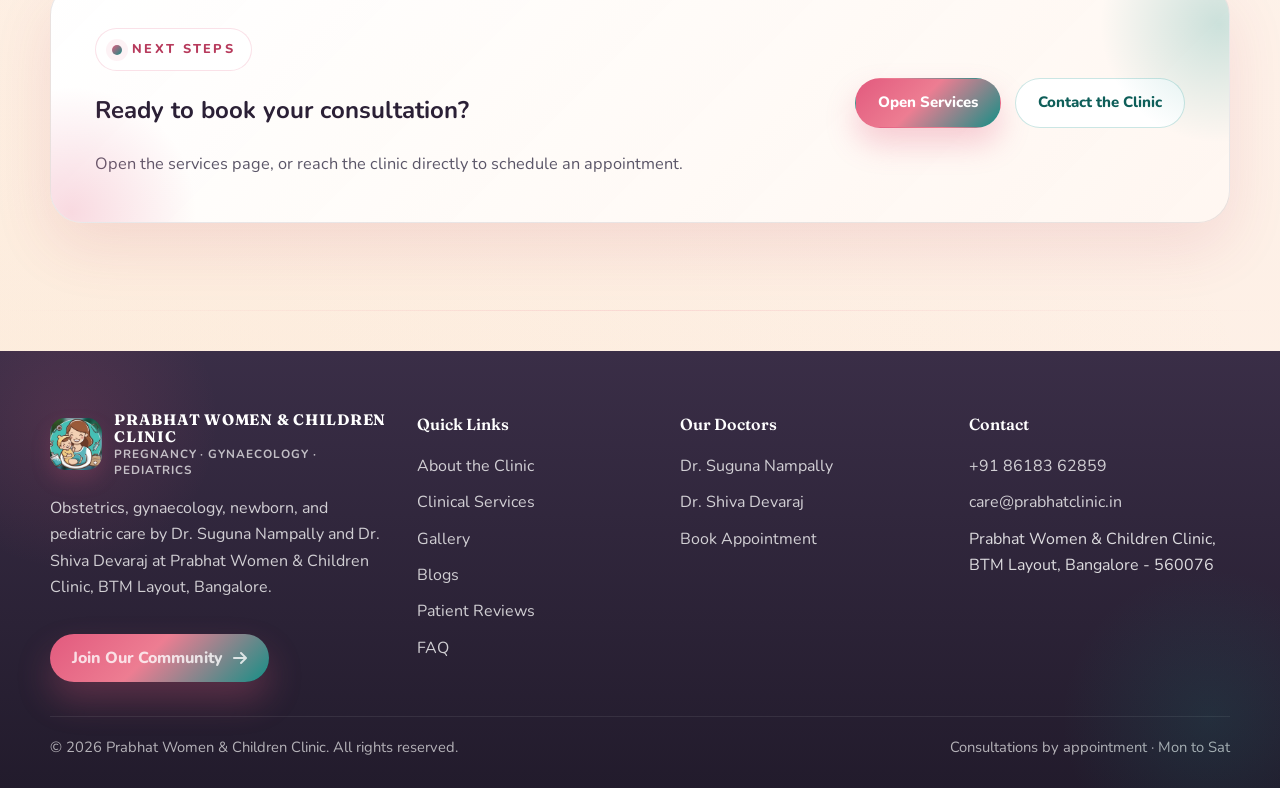
<file: testimonial.html>
<!DOCTYPE html>
<html lang="en">
<head>
  <meta charset="UTF-8">
  <meta name="viewport" content="width=device-width, initial-scale=1.0">
  <title>Patient Reviews | Prabhat Women &amp; Children Clinic, Bangalore</title>
  <meta name="description" content="What parents and patients say about Dr. Suguna Nampally (OBGYN) and Dr. Shiva Devaraj (Pediatrician) at Prabhat Women &amp; Children Clinic.">
  <link rel="icon" href="assets/img/dr%20shiva/logo.jpeg" type="image/jpeg">
  <link rel="preconnect" href="https://fonts.googleapis.com">
  <link rel="preconnect" href="https://fonts.gstatic.com" crossorigin>
  <link rel="stylesheet" href="https://fonts.googleapis.com/css2?family=Fraunces:ital,opsz,wght@0,9..144,500;0,9..144,600;0,9..144,700;1,9..144,500&family=Nunito:wght@400;600;700;800&display=swap" media="print" onload="this.media='all'">
  <noscript><link rel="stylesheet" href="https://fonts.googleapis.com/css2?family=Fraunces:ital,opsz,wght@0,9..144,500;0,9..144,600;0,9..144,700;1,9..144,500&family=Nunito:wght@400;600;700;800&display=swap"></noscript>
  <link rel="stylesheet" href="assets/css/plugins/fontawesome.css">
  <link rel="stylesheet" href="assets/css/clinic.css">
</head>
<body>
  <div class="preloader" aria-hidden="true">
    <div class="preloader-shell">
      <div class="preloader-ring">
        <div class="preloader-logo">
          <img src="assets/img/dr%20shiva/logo.jpeg" alt="">
        </div>
      </div>
      <div class="preloader-label">Women &amp; Children Clinic</div>
      <div class="preloader-dots" aria-label="Loading">
        <span></span><span></span><span></span>
      </div>
    </div>
  </div>

  <header class="site-header">
    <div class="nav-shell">
      <div class="container">
        <a class="brand" href="index.html" aria-label="Prabhat Women and Children Clinic home">
          <img src="assets/img/dr%20shiva/logo.jpeg" alt="Prabhat Women and Children Clinic logo">
          <div class="brand-mark">
            <strong>Prabhat Women &amp; Children Clinic</strong>
            <span>Pregnancy · Gynaecology · Pediatrics</span>
          </div>
        </a>
        <button class="nav-toggle" type="button" aria-label="Toggle navigation" aria-controls="site-nav" aria-expanded="false">
          <i class="fa-solid fa-bars-staggered"></i>
        </button>
        <nav class="site-nav" id="site-nav">
          <a href="index.html">Home</a>
          <a href="about.html">About</a>
          <a href="services.html">Services</a>
          <a href="Gallery.html">Gallery</a>
          <a href="https://sdkinng.exlyapp.com/blog" target="_blank" rel="noopener">Blogs</a>
          <a class="active" href="testimonial.html">Reviews</a>
          <a href="faq.html">FAQ</a>
          <a href="contact.html">Contact</a>
        </nav>
        <a class="nav-cta" href="tel:+918618362859"><i class="fa-solid fa-phone-volume"></i> Call</a>
        <a class="nav-cta-secondary" href="https://sdkinng.exlyapp.com/plan/57fdd5f1-837b-4bdc-a148-42594df9658e" target="_blank" rel="noopener"><i class="fa-solid fa-calendar-check"></i> Book Appointment</a>
      </div>
    </div>
  </header>

  <main>
    <section class="page-hero">
      <div class="container page-hero-layout">
        <div class="page-hero-panel hero-card reveal">
          <div class="page-hero-copy">
            <span class="eyebrow">Patient Reviews</span>
            <h1>What parents and patients say about the doctors.</h1>
            <p>Reviews from families who have trusted Dr. Suguna Nampally with their pregnancy, gynaecology, and fertility journey — and Dr. Shiva Devaraj with their children's health.</p>
          </div>
        </div>
        <div class="page-hero-media reveal">
          <div class="hero-card" style="display:flex;align-items:center;justify-content:center;padding:24px;min-height:420px;">
            <svg viewBox="0 0 320 280" width="90%" height="auto" aria-hidden="true" style="display:block;">
              <defs>
                <linearGradient id="heart-grad" x1="0" y1="0" x2="1" y2="1">
                  <stop offset="0%" stop-color="#e25a7e"/>
                  <stop offset="100%" stop-color="#158f86"/>
                </linearGradient>
                <linearGradient id="wave-grad" x1="0" y1="0" x2="1" y2="0">
                  <stop offset="0%" stop-color="#f2b851"/>
                  <stop offset="100%" stop-color="#e25a7e"/>
                </linearGradient>
              </defs>
              <g transform="translate(160 130)">
                <path class="heart-beat" fill="url(#heart-grad)" transform="translate(-60 -55)" d="M60 108C60 108 0 70 0 35C0 15 15 0 35 0C47 0 55 6 60 14C65 6 73 0 85 0C105 0 120 15 120 35C120 70 60 108 60 108Z"/>
              </g>
              <path fill="none" stroke="url(#wave-grad)" stroke-width="3" stroke-linecap="round" d="M20 220 L80 220 L95 195 L115 245 L135 205 L155 225 L175 215 L200 220 L300 220"/>
              <circle cx="60" cy="60" r="6" fill="#f2b851"/>
              <circle cx="280" cy="90" r="8" fill="#e25a7e" opacity="0.7"/>
              <circle cx="40" cy="250" r="5" fill="#158f86" opacity="0.7"/>
            </svg>
          </div>
        </div>
      </div>
    </section>

    <section class="section-shell">
      <div class="container">
        <div class="section-head reveal">
          <span class="eyebrow">Parent Reviews for Dr. Shiva</span>
          <h2>What parents say about their experience.</h2>
          <p>Shared by families whose children have received care from Dr. Shiva Devaraj.</p>
        </div>
        <div class="testimonial-grid">
          <article class="testimonial-card reveal">
            <div class="testimonial-stars" aria-label="5 out of 5 stars">
              <i class="fa-solid fa-star"></i><i class="fa-solid fa-star"></i><i class="fa-solid fa-star"></i><i class="fa-solid fa-star"></i><i class="fa-solid fa-star"></i>
            </div>
            <h3>Caring and Patient Doctor</h3>
            <blockquote>"Dr. Shiva is extremely patient and explains everything clearly. We consulted him for our baby's vaccination and growth checkups, and he always takes time to answer all our questions. Highly recommended for parents."</blockquote>
            <div class="testimonial-author">
              <span class="testimonial-author-avatar">V</span>
              <div>
                <strong>Vanaja</strong>
                <span>Parent of a 6-month-old baby</span>
              </div>
            </div>
          </article>

          <article class="testimonial-card reveal reveal-delay-1">
            <div class="testimonial-stars" aria-label="5 out of 5 stars">
              <i class="fa-solid fa-star"></i><i class="fa-solid fa-star"></i><i class="fa-solid fa-star"></i><i class="fa-solid fa-star"></i><i class="fa-solid fa-star"></i>
            </div>
            <h3>Excellent with Children</h3>
            <blockquote>"Our child had recurrent fever and cough, and Dr. Shiva diagnosed the issue quickly and guided us properly. He is very calm and makes children feel comfortable during the consultation."</blockquote>
            <div class="testimonial-author">
              <span class="testimonial-author-avatar">V</span>
              <div>
                <strong>Vishal</strong>
                <span>Parent of a 4-year-old child</span>
              </div>
            </div>
          </article>

          <article class="testimonial-card reveal">
            <div class="testimonial-stars" aria-label="5 out of 5 stars">
              <i class="fa-solid fa-star"></i><i class="fa-solid fa-star"></i><i class="fa-solid fa-star"></i><i class="fa-solid fa-star"></i><i class="fa-solid fa-star"></i>
            </div>
            <h3>Trusted Pediatrician</h3>
            <blockquote>"Dr. Shiva has been our go-to pediatrician for the past year. His advice on nutrition and vaccination has helped our child grow well. We really appreciate his caring approach."</blockquote>
            <div class="testimonial-author">
              <span class="testimonial-author-avatar">P</span>
              <div>
                <strong>Pooja</strong>
                <span>Parent from Bangalore</span>
              </div>
            </div>
          </article>

          <article class="testimonial-card reveal reveal-delay-1">
            <div class="testimonial-stars" aria-label="5 out of 5 stars">
              <i class="fa-solid fa-star"></i><i class="fa-solid fa-star"></i><i class="fa-solid fa-star"></i><i class="fa-solid fa-star"></i><i class="fa-solid fa-star"></i>
            </div>
            <h3>Great Guidance for New Parents</h3>
            <blockquote>"As first-time parents, we had many doubts about newborn care. Dr. Shiva patiently explained everything about feeding, vaccination, and development milestones."</blockquote>
            <div class="testimonial-author">
              <span class="testimonial-author-avatar">N</span>
              <div>
                <strong>Niveditha</strong>
                <span>Parent of a newborn baby</span>
              </div>
            </div>
          </article>
        </div>
      </div>
    </section>

    <section class="section-shell">
      <div class="container">
        <div class="section-head reveal">
          <span class="eyebrow">Promises At Every Visit</span>
          <h2>The expectations patients and families tell us matter most.</h2>
        </div>
        <div class="timeline-grid">
          <article class="timeline-card reveal">
            <strong>Expectation 1</strong>
            <h3>Clear diagnosis</h3>
            <p>Consultations begin with listening — then a careful review of history, scans, reports, and examination findings.</p>
          </article>
          <article class="timeline-card reveal reveal-delay-1">
            <strong>Expectation 2</strong>
            <h3>Compassionate explanation</h3>
            <p>Diagnosis, treatment options, and expected outcomes are explained in direct, understandable language.</p>
          </article>
          <article class="timeline-card reveal reveal-delay-2">
            <strong>Expectation 3</strong>
            <h3>Long-term follow-up</h3>
            <p>Support continues across pregnancies, deliveries, vaccinations, and routine child reviews over years.</p>
          </article>
        </div>
      </div>
    </section>

    <section class="section-shell">
      <div class="container detail-grid">
        <article class="quote-card reveal">
          <strong>Pregnancy &amp; Gynaecology</strong>
          <h3>Thirty years of experience, still unhurried.</h3>
          <p>Dr. Suguna Nampally has guided thousands of women through pregnancy, delivery, infertility work-up, and every stage of gynaecological health.</p>
        </article>
        <article class="quote-card reveal reveal-delay-1">
          <strong>Pediatrics</strong>
          <h3>Warm, evidence-based child care.</h3>
          <p>Dr. Shiva Devaraj combines clinical precision with a calm, reassuring bedside manner that helps parents feel confident at every visit.</p>
        </article>
        <article class="quote-card reveal reveal-delay-2">
          <strong>Shared Care</strong>
          <h3>Mother and child, together from day one.</h3>
          <p>Pregnancy, delivery, and the pediatric follow-up that comes after — all in the same practice, so records and context are never lost.</p>
        </article>
        <article class="quote-card reveal reveal-delay-3">
          <strong>Calm Environment</strong>
          <h3>A setting designed for families.</h3>
          <p>Short waits, quiet consultation rooms, and staff who treat every question as worth answering.</p>
        </article>
      </div>
    </section>

    <section class="section-shell">
      <div class="container cta-banner reveal">
        <div>
          <span class="eyebrow">Next Steps</span>
          <h2>Ready to book your consultation?</h2>
          <p class="body-copy">Open the services page, or reach the clinic directly to schedule an appointment.</p>
        </div>
        <div class="button-row">
          <a class="button-primary" href="services.html">Open Services</a>
          <a class="button-secondary" href="contact.html">Contact the Clinic</a>
        </div>
      </div>
    </section>
  </main>

  <footer class="footer">
    <div class="container footer-grid">
      <div>
        <a class="brand" href="index.html">
          <img src="assets/img/dr%20shiva/logo.jpeg" alt="Prabhat Women and Children Clinic logo">
          <div class="brand-mark">
            <strong>Prabhat Women &amp; Children Clinic</strong>
            <span>Pregnancy · Gynaecology · Pediatrics</span>
          </div>
        </a>
        <p>Obstetrics, gynaecology, newborn, and pediatric care by Dr. Suguna Nampally and Dr. Shiva Devaraj at Prabhat Women & Children Clinic, BTM Layout, Bangalore.</p>
        <a class="footer-promo-btn" href="https://sdkinng.exlyapp.com/checkout/c81e4223-b422-4dda-a871-996d84845b74"
          target="_blank" rel="noopener">Join Our Community <i class="fa-solid fa-arrow-right"></i></a>

      </div>
      <div>
        <h4>Quick Links</h4>
        <div class="footer-links">
          <a href="about.html">About the Clinic</a>
          <a href="services.html">Clinical Services</a>
          <a href="Gallery.html">Gallery</a>
          <a href="https://sdkinng.exlyapp.com/blog" target="_blank" rel="noopener">Blogs</a>
          <a href="testimonial.html">Patient Reviews</a>
          <a href="faq.html">FAQ</a>
        </div>
      </div>
      <div>
        <h4>Our Doctors</h4>
        <div class="footer-links">
          <a href="Dr.%20Suguna%20Nampally.html">Dr. Suguna Nampally</a>
          <a href="Dr.%20Shiva%20Devaraj.html">Dr. Shiva Devaraj</a>
          <a href="https://sdkinng.exlyapp.com/plan/57fdd5f1-837b-4bdc-a148-42594df9658e" target="_blank" rel="noopener">Book Appointment</a>
        </div>
      </div>
      <div>
        <h4>Contact</h4>
        <div class="footer-contact">
          <a href="tel:+918618362859">+91 86183 62859</a>
          <a href="mailto:care@prabhatclinic.in">care@prabhatclinic.in</a>
          <span>Prabhat Women & Children Clinic, BTM Layout, Bangalore - 560076</span>
        </div>
      </div>
    </div>
    <div class="container footer-bottom">
      <span>&copy; <span data-current-year></span> Prabhat Women &amp; Children Clinic. All rights reserved.</span>
      <span>Consultations by appointment · Mon to Sat</span>
    </div>
  </footer>

  <script src="assets/js/clinic.js" defer></script>
</body>
</html>
</file>
<file: assets/css/clinic.css>
/* ================================================================
   Jayanagar Mother & Child Care — site stylesheet
   Palette: warm coral-rose + calm teal + soft gold on cream
   ================================================================ */

:root {
  --brand-rose: #e25a7e;
  --brand-rose-deep: #b73a5c;
  --brand-teal: #158f86;
  --brand-teal-deep: #0e5e59;
  --brand-gold: #f2b851;
  --brand-ink: #2b2036;
  --brand-slate: #5b5668;
  --brand-surface: #fff6f1;
  --brand-surface-strong: #fde9de;
  --brand-white: #ffffff;
  --brand-line: rgba(43, 32, 54, 0.1);
  --brand-shadow: 0 24px 60px rgba(183, 58, 92, 0.12);
  --brand-shadow-soft: 0 16px 36px rgba(21, 143, 134, 0.1);
  --radius-xl: 32px;
  --radius-lg: 24px;
  --radius-md: 18px;
  --radius-sm: 14px;
  --container: min(1180px, calc(100vw - 32px));
  --font-heading: "Fraunces", "Iowan Old Style", "Palatino Linotype", "Book Antiqua", "Cormorant Garamond", serif;
  --font-body: "Nunito", "Avenir Next", "Segoe UI", "Helvetica Neue", sans-serif;
}

*,
*::before,
*::after {
  box-sizing: border-box;
}

html {
  scroll-behavior: smooth;
}

body {
  margin: 0;
  font-family: var(--font-body);
  color: var(--brand-ink);
  background:
    radial-gradient(circle at top left, rgba(226, 90, 126, 0.11), transparent 30%),
    radial-gradient(circle at top right, rgba(21, 143, 134, 0.1), transparent 26%),
    radial-gradient(circle at bottom left, rgba(242, 184, 81, 0.09), transparent 32%),
    linear-gradient(180deg, #fffdfb 0%, #fff6f1 50%, #fdeee3 100%);
  line-height: 1.65;
}

img {
  max-width: 100%;
  display: block;
}

a {
  color: inherit;
  text-decoration: none;
}

button,
input,
textarea {
  font: inherit;
}

button {
  cursor: pointer;
}

main {
  overflow: clip;
}

.container {
  width: var(--container);
  margin: 0 auto;
}

/* --- Preloader ---------------------------------------------------- */

.preloader {
  position: fixed;
  inset: 0;
  z-index: 9999;
  display: flex;
  align-items: center;
  justify-content: center;
  background:
    radial-gradient(circle at top, rgba(255, 255, 255, 0.92), rgba(255, 246, 241, 0.98) 60%),
    linear-gradient(135deg, rgba(226, 90, 126, 0.08), rgba(21, 143, 134, 0.08));
  transition: opacity 520ms ease, visibility 520ms ease;
}

.preloader.is-hidden {
  opacity: 0;
  visibility: hidden;
  pointer-events: none;
}

.preloader-shell {
  position: relative;
  display: flex;
  flex-direction: column;
  align-items: center;
  gap: 22px;
}

.preloader-ring {
  position: relative;
  width: 168px;
  height: 168px;
  display: flex;
  align-items: center;
  justify-content: center;
}

.preloader-ring::before,
.preloader-ring::after {
  content: "";
  position: absolute;
  inset: 0;
  border-radius: 50%;
  border: 2px solid transparent;
}

.preloader-ring::before {
  border-top-color: var(--brand-rose);
  border-right-color: var(--brand-gold);
  animation: preloader-spin 1.6s linear infinite;
}

.preloader-ring::after {
  inset: 12px;
  border-bottom-color: var(--brand-teal);
  border-left-color: var(--brand-rose);
  animation: preloader-spin 2.2s linear infinite reverse;
}

.preloader-logo {
  position: relative;
  width: 110px;
  height: 110px;
  border-radius: 50%;
  overflow: hidden;
  background: linear-gradient(135deg, #fff, #ffe7e0);
  box-shadow: 0 14px 32px rgba(226, 90, 126, 0.28);
  animation: preloader-pulse 1.8s ease-in-out infinite;
}

.preloader-logo img {
  width: 100%;
  height: 100%;
  object-fit: cover;
}

.preloader-label {
  font-family: var(--font-heading);
  font-weight: 600;
  font-size: 1.05rem;
  letter-spacing: 0.22em;
  text-transform: uppercase;
  color: var(--brand-rose-deep);
}

.preloader-dots {
  display: inline-flex;
  gap: 6px;
  align-items: center;
}

.preloader-dots span {
  width: 7px;
  height: 7px;
  border-radius: 50%;
  background: var(--brand-teal);
  display: inline-block;
  animation: preloader-bounce 1.1s ease-in-out infinite;
}

.preloader-dots span:nth-child(2) {
  background: var(--brand-rose);
  animation-delay: 0.15s;
}

.preloader-dots span:nth-child(3) {
  background: var(--brand-gold);
  animation-delay: 0.3s;
}

@keyframes preloader-spin {
  to { transform: rotate(360deg); }
}

@keyframes preloader-pulse {
  0%, 100% { transform: scale(1); box-shadow: 0 14px 32px rgba(226, 90, 126, 0.28); }
  50% { transform: scale(1.05); box-shadow: 0 22px 40px rgba(226, 90, 126, 0.4); }
}

@keyframes preloader-bounce {
  0%, 80%, 100% { transform: translateY(0); opacity: 0.45; }
  40% { transform: translateY(-6px); opacity: 1; }
}

/* --- Typography + basic elements ---------------------------------- */

.eyebrow {
  display: inline-flex;
  align-items: center;
  gap: 10px;
  width: fit-content;
  max-width: 100%;
  padding: 10px 16px;
  border: 1px solid rgba(226, 90, 126, 0.18);
  border-radius: 999px;
  background: rgba(255, 255, 255, 0.84);
  color: var(--brand-rose-deep);
  font-size: 0.8rem;
  font-weight: 800;
  letter-spacing: 0.18em;
  text-transform: uppercase;
}

.eyebrow::before {
  content: "";
  width: 10px;
  height: 10px;
  border-radius: 50%;
  background: linear-gradient(135deg, var(--brand-rose), var(--brand-teal));
  box-shadow: 0 0 0 6px rgba(226, 90, 126, 0.08);
}

.section-shell {
  padding: 88px 0;
  position: relative;
}

.section-shell::before {
  content: "";
  position: absolute;
  inset: auto 0 0 0;
  height: 1px;
  background: linear-gradient(90deg, transparent, rgba(226, 90, 126, 0.14), transparent);
  pointer-events: none;
}

.section-head {
  display: grid;
  gap: 16px;
  margin-bottom: 32px;
}

.section-head h1,
.section-head h2,
.section-head h3,
.page-hero-copy h1,
.hero-copy h1 {
  margin: 0;
  font-family: var(--font-heading);
  line-height: 1.04;
  letter-spacing: -0.02em;
  font-weight: 600;
  color: var(--brand-ink);
}

.section-head h2,
.page-hero-copy h1 {
  font-size: clamp(2.1rem, 5vw, 3.85rem);
}

.section-head p,
.hero-copy p,
.page-hero-copy p,
.body-copy,
.card-copy,
.stat-card span,
.doctor-summary p,
.profile-copy p {
  margin: 0;
  color: var(--brand-slate);
  font-size: 1.02rem;
}

/* Buttons */

.button-row {
  display: flex;
  flex-wrap: wrap;
  gap: 14px;
}

.button-primary,
.button-secondary,
.button-text,
.rail-button {
  transition: transform 180ms ease, box-shadow 180ms ease, border-color 180ms ease, background 180ms ease, color 180ms ease;
}

.button-primary,
.button-secondary {
  display: inline-flex;
  align-items: center;
  justify-content: center;
  gap: 10px;
  min-height: 50px;
  padding: 0 22px;
  border-radius: 999px;
  font-weight: 800;
  border: 1px solid transparent;
  font-size: 0.94rem;
}

.button-primary {
  color: var(--brand-white);
  background: linear-gradient(135deg, var(--brand-rose) 0%, #ed7d92 45%, var(--brand-teal) 100%);
  box-shadow: 0 16px 30px rgba(226, 90, 126, 0.28);
}

.button-primary:hover,
.button-secondary:hover,
.button-text:hover,
.rail-button:hover,
.nav-toggle:hover {
  transform: translateY(-2px);
}

.button-primary:hover {
  box-shadow: 0 22px 40px rgba(226, 90, 126, 0.38);
}

.button-secondary {
  color: var(--brand-teal-deep);
  background: rgba(255, 255, 255, 0.95);
  border-color: rgba(21, 143, 134, 0.22);
}

.button-secondary:hover {
  border-color: var(--brand-teal);
  background: #fff;
  color: var(--brand-teal-deep);
}

.button-text {
  display: inline-flex;
  align-items: center;
  gap: 10px;
  padding: 0;
  border: 0;
  background: transparent;
  color: var(--brand-rose-deep);
  font-weight: 800;
}

.button-text i {
  transition: transform 180ms ease;
}

.button-text:hover i {
  transform: translateX(4px);
}

/* --- Header + top strip ------------------------------------------- */

.site-header {
  position: sticky;
  top: 0;
  z-index: 100;
  backdrop-filter: blur(20px);
  transition: background 220ms ease, box-shadow 220ms ease;
}

.site-header.scrolled {
  background: rgba(255, 253, 250, 0.92);
  box-shadow: 0 14px 34px rgba(43, 32, 54, 0.08);
}

.top-strip {
  border-bottom: 1px solid rgba(255, 255, 255, 0.08);
  background: linear-gradient(90deg, var(--brand-teal-deep), var(--brand-teal));
  color: rgba(255, 255, 255, 0.92);
}

.top-strip .container {
  display: flex;
  justify-content: space-between;
  gap: 16px;
  padding: 10px 0;
  font-size: 0.9rem;
}

.top-strip-group {
  display: flex;
  flex-wrap: wrap;
  gap: 18px;
}

.top-strip span,
.top-strip a {
  display: inline-flex;
  align-items: center;
  gap: 8px;
}

.top-strip a:hover {
  color: #ffe7d6;
}

.nav-shell {
  padding: 12px 0;
}

.nav-shell .container {
  display: flex;
  align-items: center;
  gap: 14px;
}

.brand {
  display: inline-flex;
  align-items: center;
  gap: 12px;
  min-width: 0;
}

.brand img {
  width: 52px;
  height: 52px;
  border-radius: 15px;
  object-fit: cover;
  box-shadow: 0 10px 20px rgba(226, 90, 126, 0.18);
  background: var(--brand-white);
}

.brand-mark {
  min-width: 0;
}

.brand-mark strong {
  display: block;
  font-size: 0.95rem;
  line-height: 1.18;
  letter-spacing: 0.05em;
  text-transform: uppercase;
  color: var(--brand-ink);
  font-family: var(--font-heading);
  font-weight: 700;
}

.brand-mark span {
  display: block;
  color: var(--brand-rose-deep);
  font-size: 0.74rem;
  line-height: 1.35;
  font-weight: 700;
  letter-spacing: 0.08em;
  text-transform: uppercase;
}

.site-nav {
  margin-left: auto;
  display: flex;
  align-items: center;
  gap: 16px;
}

.site-nav a {
  position: relative;
  font-size: 0.88rem;
  font-weight: 700;
  color: var(--brand-ink);
}

.site-nav a::after {
  content: "";
  position: absolute;
  left: 0;
  bottom: -8px;
  width: 100%;
  height: 2px;
  transform: scaleX(0);
  transform-origin: left;
  background: linear-gradient(90deg, var(--brand-rose), var(--brand-teal));
  transition: transform 220ms ease;
}

.site-nav a:hover::after,
.site-nav a.active::after {
  transform: scaleX(1);
}

.nav-cta {
  display: inline-flex;
  align-items: center;
  gap: 8px;
  margin-left: 6px;
  min-height: 46px;
  padding: 0 18px;
  border-radius: 999px;
  background: var(--brand-ink);
  color: var(--brand-white);
  font-weight: 800;
  font-size: 0.9rem;
  white-space: nowrap;
  flex-shrink: 0;
  transition: transform 180ms ease, background 180ms ease;
}

.nav-cta:hover {
  background: var(--brand-rose-deep);
  transform: translateY(-2px);
}

.nav-cta-secondary {
  display: inline-flex;
  align-items: center;
  justify-content: center;
  gap: 8px;
  min-height: 46px;
  margin-left: 6px;
  max-width: 240px;
  padding: 0 16px;
  border-radius: 999px;
  border: 1px solid rgba(21, 143, 134, 0.24);
  background: rgba(255, 255, 255, 0.96);
  color: var(--brand-teal-deep);
  font-weight: 800;
  font-size: 0.88rem;
  box-shadow: 0 12px 24px rgba(21, 143, 134, 0.12);
  transition: transform 180ms ease, box-shadow 180ms ease, border-color 180ms ease;
  white-space: nowrap;
  flex-shrink: 0;
}

.nav-cta-secondary:hover {
  transform: translateY(-2px);
  border-color: var(--brand-teal);
  box-shadow: 0 18px 32px rgba(21, 143, 134, 0.2);
}

.nav-toggle {
  display: none;
  margin-left: auto;
  width: 52px;
  height: 52px;
  border: 1px solid rgba(226, 90, 126, 0.24);
  border-radius: 16px;
  background: rgba(255, 255, 255, 0.94);
  color: var(--brand-rose-deep);
  align-items: center;
  justify-content: center;
}

/* --- Hero and page hero ------------------------------------------- */

.hero-home {
  padding: 52px 0 88px;
  position: relative;
}

.hero-home::before,
.page-hero::before {
  content: "";
  position: absolute;
  inset: auto -80px 10% auto;
  width: 260px;
  height: 260px;
  border-radius: 50%;
  background: radial-gradient(circle, rgba(242, 184, 81, 0.35), transparent 70%);
  filter: blur(20px);
  pointer-events: none;
  animation: float 10s ease-in-out infinite;
}

.hero-home::after,
.page-hero::after {
  content: "";
  position: absolute;
  inset: 15% auto auto -60px;
  width: 200px;
  height: 200px;
  border-radius: 50%;
  background: radial-gradient(circle, rgba(21, 143, 134, 0.3), transparent 70%);
  filter: blur(24px);
  pointer-events: none;
  animation: float 12s ease-in-out infinite reverse;
}

@keyframes float {
  0%, 100% { transform: translateY(0) translateX(0); }
  50% { transform: translateY(-20px) translateX(10px); }
}

.hero-layout,
.page-hero-layout,
.split-layout,
.profile-grid,
.about-grid,
.contact-grid,
.media-callout,
.experience-grid,
.cta-banner,
.footer-grid,
.detail-grid,
.gallery-preview-grid,
.content-columns {
  display: grid;
  gap: 28px;
}

.hero-layout {
  grid-template-columns: minmax(0, 1.04fr) minmax(0, 0.96fr);
  gap: 36px;
  align-items: stretch;
}

.hero-card,
.glass-card,
.surface-card,
.doctor-card,
.service-hero-card,
.profile-card,
.faq-card,
.map-card,
.gallery-card,
.metric-card,
.experience-card,
.timeline-card,
.contact-card,
.quote-card,
.stat-card,
.detail-card {
  border-radius: var(--radius-xl);
  border: 1px solid var(--brand-line);
  background: rgba(255, 255, 255, 0.92);
  box-shadow: var(--brand-shadow);
}

.hero-panel {
  position: relative;
  overflow: hidden;
  min-height: 100%;
  padding: clamp(28px, 4vw, 42px);
  background:
    linear-gradient(180deg, rgba(255, 255, 255, 0.97), rgba(255, 246, 241, 0.95)),
    linear-gradient(135deg, rgba(226, 90, 126, 0.06), rgba(21, 143, 134, 0.08));
}

.hero-panel::before,
.page-hero-panel::before,
.cta-banner::before {
  content: "";
  position: absolute;
  inset: auto auto -120px -110px;
  width: 260px;
  height: 260px;
  border-radius: 50%;
  background: radial-gradient(circle, rgba(226, 90, 126, 0.22), transparent 68%);
}

.hero-panel::after,
.page-hero-panel::after,
.cta-banner::after {
  content: "";
  position: absolute;
  inset: -80px -110px auto auto;
  width: 240px;
  height: 240px;
  border-radius: 50%;
  background: radial-gradient(circle, rgba(21, 143, 134, 0.22), transparent 70%);
}

.hero-copy,
.page-hero-copy,
.detail-copy,
.profile-copy {
  position: relative;
  z-index: 1;
  display: grid;
  gap: 18px;
  align-content: start;
}

.hero-copy h1 {
  max-width: 16ch;
  font-size: clamp(2.6rem, 5vw, 4.2rem);
  line-height: 0.98;
  text-wrap: balance;
}

.hero-copy p {
  max-width: 56ch;
  font-size: 1.02rem;
}

.hero-metrics,
.mini-grid,
.stats-grid,
.doctor-list,
.contact-card-grid,
.summary-grid,
.home-service-grid,
.doctor-glance-grid {
  display: grid;
  gap: 18px;
}

.hero-metrics {
  grid-template-columns: repeat(2, minmax(0, 1fr));
  margin-top: 14px;
}

.metric-card,
.stat-card,
.detail-card {
  padding: 20px 22px;
}

.hero-metrics .metric-card:last-child {
  grid-column: 1 / -1;
}

.metric-card strong,
.stat-card strong,
.detail-card strong {
  display: block;
  margin-bottom: 6px;
  font-size: 1.1rem;
  color: var(--brand-rose-deep);
  font-family: var(--font-heading);
  font-weight: 700;
}

.metric-card {
  min-height: 132px;
  padding: 18px 20px;
  position: relative;
  overflow: hidden;
}

.metric-card::before {
  content: "";
  position: absolute;
  top: -20px;
  right: -20px;
  width: 70px;
  height: 70px;
  border-radius: 50%;
  background: radial-gradient(circle, rgba(242, 184, 81, 0.18), transparent 70%);
}

.metric-card span {
  font-size: 0.94rem;
  line-height: 1.7;
}

/* --- Hero visual cards ------------------------------------------- */

.hero-visual {
  position: relative;
  display: grid;
  gap: 18px;
  align-content: stretch;
  height: 100%;
}

.hero-collage {
  display: grid;
  grid-template-columns: repeat(2, minmax(0, 1fr));
  grid-template-rows: 1fr auto;
  gap: 18px;
  align-items: stretch;
  height: 100%;
}

.hero-collage .metric-card {
  align-self: start;
}

.image-card {
  position: relative;
  overflow: hidden;
  min-height: 220px;
  border-radius: 30px;
  box-shadow: 0 22px 50px rgba(43, 32, 54, 0.16);
  transition: transform 240ms ease, box-shadow 240ms ease;
}

.image-card:hover {
  transform: translateY(-4px);
  box-shadow: 0 28px 60px rgba(43, 32, 54, 0.22);
}

.hero-card-primary,
.hero-card-secondary {
  min-height: 420px;
}

.hero-card-supporting {
  min-height: 260px;
  grid-column: 1 / -1;
}

.image-card img {
  width: 100%;
  height: 100%;
  display: block;
  object-fit: cover;
  transition: transform 600ms ease;
}

.image-card:hover img {
  transform: scale(1.04);
}

.hero-card-primary img {
  object-position: center 18%;
}

.hero-card-secondary img {
  object-position: center 22%;
}

.hero-card-supporting img {
  object-position: center;
}

.image-card.overlay::after {
  content: "";
  position: absolute;
  inset: 0;
  background: linear-gradient(180deg, transparent 0%, rgba(43, 32, 54, 0.6) 100%);
  pointer-events: none;
}

.image-tag {
  position: absolute;
  left: 18px;
  bottom: 18px;
  z-index: 1;
  max-width: calc(100% - 36px);
  padding: 12px 14px;
  border-radius: 18px;
  background: rgba(255, 255, 255, 0.94);
  backdrop-filter: blur(10px);
  box-shadow: 0 16px 28px rgba(43, 32, 54, 0.16);
}

.image-tag strong,
.image-tag span {
  display: block;
}

.image-tag strong {
  font-size: 0.94rem;
  color: var(--brand-ink);
}

.image-tag span {
  color: var(--brand-slate);
  font-size: 0.82rem;
}

.floating-badge {
  position: static;
  z-index: 2;
  width: 100%;
  max-width: none;
  padding: 20px 22px;
  border-radius: 24px;
  background: linear-gradient(135deg, rgba(226, 90, 126, 0.97), rgba(21, 143, 134, 0.96));
  color: var(--brand-white);
  box-shadow: 0 24px 44px rgba(226, 90, 126, 0.26);
}

.floating-badge strong {
  display: block;
  margin-bottom: 8px;
  font-size: 1rem;
  font-family: var(--font-heading);
}

.floating-badge span {
  font-size: 0.92rem;
  line-height: 1.75;
  color: rgba(255, 255, 255, 0.88);
}

/* --- Home service cards + doctor summary cards --------------------- */

.home-service-grid,
.doctor-list,
.contact-card-grid,
.summary-grid,
.doctor-glance-grid,
.detail-grid {
  grid-template-columns: repeat(2, minmax(0, 1fr));
}

.service-summary-card,
.doctor-card,
.contact-card,
.experience-card,
.timeline-card,
.quote-card,
.detail-card {
  padding: 28px;
  position: relative;
}

.service-summary-card {
  overflow: hidden;
  transition: transform 260ms ease, box-shadow 260ms ease;
}

.service-summary-card:hover {
  transform: translateY(-6px);
  box-shadow: 0 30px 60px rgba(226, 90, 126, 0.18);
}

.service-summary-card.mother-card::before {
  content: "";
  position: absolute;
  top: -30px;
  right: -30px;
  width: 140px;
  height: 140px;
  border-radius: 50%;
  background: radial-gradient(circle, rgba(226, 90, 126, 0.18), transparent 70%);
  pointer-events: none;
}

.service-summary-card.child-card::before {
  content: "";
  position: absolute;
  top: -30px;
  right: -30px;
  width: 140px;
  height: 140px;
  border-radius: 50%;
  background: radial-gradient(circle, rgba(21, 143, 134, 0.18), transparent 70%);
  pointer-events: none;
}

.icon-pill {
  display: inline-flex;
  align-items: center;
  justify-content: center;
  width: 58px;
  height: 58px;
  border-radius: 18px;
  background: linear-gradient(135deg, rgba(226, 90, 126, 0.14), rgba(21, 143, 134, 0.18));
  color: var(--brand-rose-deep);
  font-size: 1.4rem;
  box-shadow: inset 0 0 0 1px rgba(255, 255, 255, 0.6);
}

.child-card .icon-pill {
  color: var(--brand-teal-deep);
  background: linear-gradient(135deg, rgba(21, 143, 134, 0.18), rgba(242, 184, 81, 0.22));
}

.service-summary-card h3,
.doctor-card h3,
.experience-card h3,
.contact-card h3,
.profile-copy h2,
.profile-card h2,
.detail-copy h2,
.service-hero-card h2,
.timeline-card h3,
.quote-card h3,
.faq-card h2 {
  margin: 18px 0 10px;
  font-family: var(--font-heading);
  font-size: clamp(1.5rem, 2.6vw, 2.2rem);
  line-height: 1.08;
  font-weight: 600;
  color: var(--brand-ink);
}

.service-summary-card p,
.doctor-card p,
.contact-card p,
.experience-card p,
.timeline-card p,
.quote-card p,
.summary-item span,
.profile-points li,
.bullet-list li,
.service-card p {
  color: var(--brand-slate);
}

.doctor-card {
  display: grid;
  gap: 18px;
  transition: transform 260ms ease, box-shadow 260ms ease;
}

.doctor-card:hover {
  transform: translateY(-6px);
  box-shadow: 0 30px 60px rgba(226, 90, 126, 0.18);
}

.doctor-card img {
  width: 100%;
  aspect-ratio: 4 / 4.65;
  border-radius: 22px;
  object-fit: cover;
  object-position: center center;
  background: linear-gradient(180deg, rgba(226, 90, 126, 0.1), rgba(21, 143, 134, 0.1));
}

.doctor-card-about-shiva img {
  object-position: center 18%;
}

.doctor-card-about-suguna img {
  object-position: center 18%;
}

.doctor-meta {
  display: flex;
  flex-wrap: wrap;
  gap: 10px;
}

.meta-chip {
  display: inline-flex;
  align-items: center;
  gap: 8px;
  padding: 8px 14px;
  border-radius: 999px;
  background: rgba(226, 90, 126, 0.1);
  color: var(--brand-rose-deep);
  font-size: 0.82rem;
  font-weight: 800;
  letter-spacing: 0.04em;
}

.meta-chip.teal {
  background: rgba(21, 143, 134, 0.12);
  color: var(--brand-teal-deep);
}

/* --- Split, page hero, media callout ------------------------------- */

.split-layout,
.page-hero-layout,
.profile-grid,
.media-callout,
.content-columns {
  grid-template-columns: minmax(0, 1fr) minmax(0, 0.9fr);
  align-items: stretch;
}

.quote-column {
  display: flex;
  flex-direction: column;
  gap: 28px;
  height: 100%;
}

.quote-column .quote-image {
  flex: 1;
  min-height: 220px;
}

.quote-column .quote-image img {
  width: 100%;
  height: 100%;
  object-fit: cover;
}

.page-hero-layout {
  align-items: stretch;
}

.page-hero {
  padding: 42px 0 56px;
  position: relative;
}

.page-hero-panel {
  position: relative;
  overflow: hidden;
  padding: clamp(28px, 4vw, 44px);
  background:
    linear-gradient(135deg, rgba(255, 255, 255, 0.96), rgba(255, 246, 241, 0.94)),
    linear-gradient(135deg, rgba(226, 90, 126, 0.08), rgba(21, 143, 134, 0.1));
}

.page-hero-media {
  position: relative;
  display: flex;
  min-height: 420px;
  height: 100%;
}

.page-hero-media .image-card,
.page-hero-media .image-card img {
  height: 100%;
}

.page-hero-media .image-card {
  flex: 1 1 auto;
  width: 100%;
  min-height: 420px;
}

.doctor-page-hero-layout {
  align-items: start;
}

.doctor-page-hero-layout .page-hero-media {
  display: block;
  min-height: 0;
  height: auto;
}

.doctor-page-hero-layout .page-hero-media .image-card {
  min-height: 540px;
  height: 540px;
}

.doctor-page-hero-layout .page-hero-media .image-card.overlay::after {
  background: linear-gradient(180deg, transparent 38%, rgba(43, 32, 54, 0.55) 100%);
}

.doctor-page-hero-media-shiva .image-card img {
  object-position: center 18%;
  transform: scale(1.02);
  transform-origin: center top;
}

.doctor-page-hero-media-suguna .image-card img {
  object-position: center 22%;
  transform: scale(1.02);
  transform-origin: center top;
}

.summary-grid {
  margin-top: 20px;
}

.summary-item {
  padding: 22px;
  border-radius: 24px;
  border: 1px solid rgba(226, 90, 126, 0.14);
  background: linear-gradient(180deg, rgba(255, 255, 255, 0.96), rgba(255, 246, 241, 0.8));
  transition: transform 220ms ease, border-color 220ms ease;
}

.summary-item:hover {
  transform: translateY(-3px);
  border-color: rgba(226, 90, 126, 0.32);
}

.summary-item strong {
  display: block;
  margin-bottom: 6px;
  color: var(--brand-rose-deep);
  font-family: var(--font-heading);
  font-size: 1.08rem;
  font-weight: 700;
}

.media-callout .image-card {
  min-height: 520px;
  height: 100%;
}

.media-callout .image-card img {
  height: 100%;
  object-fit: cover;
  object-position: center center;
}

.bullet-list,
.profile-points {
  display: grid;
  gap: 12px;
  padding: 0;
  margin: 0;
  list-style: none;
}

.bullet-list li,
.profile-points li {
  position: relative;
  padding-left: 30px;
}

.bullet-list li::before,
.profile-points li::before {
  content: "";
  position: absolute;
  left: 0;
  top: 10px;
  width: 14px;
  height: 14px;
  border-radius: 50%;
  background: linear-gradient(135deg, var(--brand-rose), var(--brand-teal));
  box-shadow: 0 0 0 5px rgba(226, 90, 126, 0.1);
}

/* --- Services page: rails + hero cards ----------------------------- */

.service-hero-card,
.profile-card,
.map-card,
.faq-card {
  padding: clamp(28px, 4vw, 38px);
}

.service-hero-card {
  display: grid;
  gap: 18px;
  position: relative;
  overflow: hidden;
}

.service-hero-card::before {
  content: "";
  position: absolute;
  top: -40px;
  right: -40px;
  width: 160px;
  height: 160px;
  border-radius: 50%;
  background: radial-gradient(circle, rgba(242, 184, 81, 0.18), transparent 70%);
  pointer-events: none;
}

.service-layout {
  display: grid;
  gap: 30px;
}

.service-rail-shell {
  display: grid;
  gap: 18px;
}

.rail-head {
  display: flex;
  justify-content: space-between;
  gap: 16px;
  align-items: center;
}

.rail-controls {
  display: inline-flex;
  gap: 10px;
}

.rail-button {
  display: inline-flex;
  align-items: center;
  justify-content: center;
  width: 48px;
  height: 48px;
  border-radius: 16px;
  border: 1px solid rgba(226, 90, 126, 0.2);
  background: rgba(255, 255, 255, 0.96);
  color: var(--brand-rose-deep);
}

.rail-button:hover {
  border-color: var(--brand-rose);
  color: #fff;
  background: var(--brand-rose);
  box-shadow: 0 16px 30px rgba(226, 90, 126, 0.25);
}

.service-rail {
  display: grid;
  grid-auto-flow: column;
  grid-auto-columns: minmax(280px, 320px);
  gap: 18px;
  overflow-x: auto;
  padding-bottom: 6px;
  scroll-snap-type: x proximity;
  scrollbar-width: thin;
  scrollbar-color: rgba(226, 90, 126, 0.35) transparent;
}

.service-rail::-webkit-scrollbar {
  height: 8px;
}

.service-rail::-webkit-scrollbar-thumb {
  background: rgba(226, 90, 126, 0.3);
  border-radius: 4px;
}

.service-card {
  scroll-snap-align: start;
  display: grid;
  gap: 16px;
  padding: 24px;
  border-radius: 28px;
  border: 1px solid rgba(226, 90, 126, 0.12);
  background: linear-gradient(180deg, rgba(255, 255, 255, 0.96), rgba(255, 246, 241, 0.88));
  min-height: 100%;
  transition: transform 220ms ease, border-color 220ms ease, box-shadow 220ms ease;
}

.service-card:hover {
  transform: translateY(-4px);
  border-color: rgba(226, 90, 126, 0.32);
  box-shadow: 0 24px 44px rgba(226, 90, 126, 0.16);
}

.service-rail.teal-rail .service-card {
  border-color: rgba(21, 143, 134, 0.14);
  background: linear-gradient(180deg, rgba(255, 255, 255, 0.96), rgba(228, 245, 243, 0.85));
}

.service-rail.teal-rail .service-card:hover {
  border-color: rgba(21, 143, 134, 0.32);
  box-shadow: 0 24px 44px rgba(21, 143, 134, 0.16);
}

.service-card-header {
  display: flex;
  gap: 14px;
  align-items: flex-start;
}

.service-number {
  display: inline-flex;
  align-items: center;
  justify-content: center;
  width: 44px;
  height: 44px;
  border-radius: 14px;
  background: rgba(226, 90, 126, 0.12);
  color: var(--brand-rose-deep);
  font-weight: 800;
  flex-shrink: 0;
  font-family: var(--font-heading);
}

.teal-rail .service-number {
  background: rgba(21, 143, 134, 0.14);
  color: var(--brand-teal-deep);
}

.service-card h3 {
  margin: 0 0 6px;
  font-size: 1.08rem;
  font-family: var(--font-heading);
  color: var(--brand-ink);
  font-weight: 600;
}

.service-card p {
  margin: 0;
  font-size: 0.95rem;
  line-height: 1.6;
}

.service-card-media {
  margin: 6px -24px -24px;
  border-radius: 0 0 28px 28px;
  overflow: hidden;
  aspect-ratio: 16 / 11;
  align-self: end;
}

.service-card-media img {
  width: 100%;
  height: 100%;
  object-fit: cover;
  display: block;
  transition: transform 500ms ease;
}

.service-card:hover .service-card-media img {
  transform: scale(1.06);
}

.focus-badge {
  display: inline-flex;
  align-items: center;
  gap: 8px;
  padding: 8px 14px;
  border-radius: 999px;
  background: rgba(226, 90, 126, 0.12);
  color: var(--brand-rose-deep);
  font-size: 0.82rem;
  font-weight: 800;
  letter-spacing: 0.1em;
  text-transform: uppercase;
}

.focus-badge.teal-badge {
  background: rgba(21, 143, 134, 0.12);
  color: var(--brand-teal-deep);
}

/* --- Accent panel + quote panel ----------------------------------- */

.accent-panel {
  padding: 32px;
  border-radius: 32px;
  background: linear-gradient(135deg, rgba(43, 32, 54, 0.98), rgba(21, 143, 134, 0.94));
  color: var(--brand-white);
  box-shadow: 0 30px 60px rgba(43, 32, 54, 0.22);
  position: relative;
  overflow: hidden;
}

.accent-panel::before {
  content: "";
  position: absolute;
  top: -60px;
  right: -60px;
  width: 200px;
  height: 200px;
  border-radius: 50%;
  background: radial-gradient(circle, rgba(242, 184, 81, 0.35), transparent 70%);
}

.accent-panel h3 {
  position: relative;
  margin: 0 0 12px;
  font-family: var(--font-heading);
  font-size: clamp(1.65rem, 2.8vw, 2.4rem);
  font-weight: 600;
}

.accent-panel p,
.accent-panel li,
.accent-panel span {
  color: rgba(255, 255, 255, 0.85);
  position: relative;
}

.accent-panel .bullet-list li::before {
  background: linear-gradient(135deg, var(--brand-gold), var(--brand-rose));
  box-shadow: 0 0 0 5px rgba(242, 184, 81, 0.2);
}

.quote-panel {
  position: relative;
  padding: 34px;
  border-radius: 34px;
  background: linear-gradient(135deg, rgba(226, 90, 126, 0.95), rgba(21, 143, 134, 0.95));
  color: var(--brand-white);
  overflow: hidden;
}

.quote-panel::before {
  content: "\201C";
  position: absolute;
  top: -30px;
  right: 20px;
  font-family: var(--font-heading);
  font-size: 12rem;
  line-height: 1;
  color: rgba(255, 255, 255, 0.16);
  pointer-events: none;
}

.quote-panel blockquote {
  position: relative;
  z-index: 1;
  margin: 0;
  font-family: var(--font-heading);
  font-size: clamp(1.7rem, 3vw, 2.5rem);
  line-height: 1.15;
  font-weight: 600;
}

.quote-panel p {
  position: relative;
  z-index: 1;
  margin: 16px 0 0;
  color: rgba(255, 255, 255, 0.86);
}

.quote-panel-actions {
  position: relative;
  z-index: 1;
  margin-top: 24px;
}

.quote-panel .button-primary {
  background: #fff;
  color: var(--brand-rose-deep);
  box-shadow: 0 16px 28px rgba(43, 32, 54, 0.22);
}

.quote-panel .button-primary:hover {
  background: #fff;
  color: var(--brand-rose-deep);
  box-shadow: 0 22px 36px rgba(43, 32, 54, 0.3);
}

.quote-panel .button-secondary {
  background: rgba(255, 255, 255, 0.08);
  color: #fff;
  border-color: rgba(255, 255, 255, 0.42);
  backdrop-filter: blur(6px);
}

.quote-panel .button-secondary:hover {
  background: rgba(255, 255, 255, 0.18);
  color: #fff;
  border-color: #fff;
}

/* --- Gallery ------------------------------------------------------- */

.gallery-grid {
  display: grid;
  grid-template-columns: repeat(auto-fill, minmax(260px, 1fr));
  gap: 18px;
}

.gallery-card {
  display: flex;
  flex-direction: column;
  width: 100%;
  margin: 0;
  overflow: hidden;
  transition: transform 300ms ease, box-shadow 300ms ease;
}

.gallery-card:hover {
  transform: translateY(-4px);
  box-shadow: 0 28px 56px rgba(226, 90, 126, 0.2);
}

.gallery-card img {
  width: 100%;
  height: 300px;
  object-fit: cover;
  transition: transform 600ms ease;
}

.gallery-card:hover img {
  transform: scale(1.03);
}

.gallery-card figcaption {
  padding: 16px 18px 18px;
  color: var(--brand-slate);
  font-size: 0.92rem;
}

.gallery-preview-grid {
  grid-template-columns: repeat(4, minmax(0, 1fr));
}

.gallery-preview-grid .image-card {
  min-height: 240px;
}

/* --- Contact grid ------------------------------------------------- */

.contact-grid {
  grid-template-columns: minmax(0, 0.9fr) minmax(0, 1.1fr);
}

.map-frame {
  width: 100%;
  min-height: 420px;
  border: 0;
  border-radius: 28px;
}

.contact-list {
  display: grid;
  gap: 16px;
  margin-top: 8px;
}

.contact-line {
  display: flex;
  gap: 14px;
  align-items: flex-start;
}

.contact-line i {
  color: var(--brand-rose-deep);
  margin-top: 5px;
  font-size: 1.1rem;
}

.contact-card {
  text-align: left;
  transition: transform 240ms ease, box-shadow 240ms ease;
}

.contact-card:hover {
  transform: translateY(-4px);
  box-shadow: 0 28px 56px rgba(226, 90, 126, 0.18);
}

.contact-card .icon-pill {
  margin-bottom: 10px;
}

.contact-card .footer-contact a {
  color: var(--brand-ink);
  font-weight: 700;
  display: block;
  margin-bottom: 4px;
}

.contact-card .footer-contact a:hover {
  color: var(--brand-rose-deep);
}

.contact-card .footer-contact span {
  display: block;
  color: var(--brand-slate);
  font-size: 0.92rem;
}

/* --- Timeline cards ---------------------------------------------- */

.timeline-grid {
  display: grid;
  grid-template-columns: repeat(3, minmax(0, 1fr));
  gap: 18px;
}

.content-columns .timeline-grid {
  grid-template-columns: 1fr;
  align-content: start;
}

.content-columns .timeline-card {
  min-height: 0;
}

.timeline-card strong,
.experience-card strong,
.quote-card strong {
  display: block;
  color: var(--brand-teal-deep);
  margin-bottom: 10px;
  font-size: 0.82rem;
  letter-spacing: 0.16em;
  text-transform: uppercase;
  font-weight: 800;
}

.quote-card strong {
  color: var(--brand-rose-deep);
}

.timeline-card {
  display: grid;
  align-content: start;
  padding: 28px;
  position: relative;
  overflow: hidden;
  transition: transform 220ms ease, box-shadow 220ms ease;
}

.timeline-card::before {
  content: "";
  position: absolute;
  top: 0;
  left: 0;
  right: 0;
  height: 4px;
  background: linear-gradient(90deg, var(--brand-rose), var(--brand-teal), var(--brand-gold));
  transform: scaleX(0);
  transform-origin: left;
  transition: transform 400ms ease;
}

.timeline-card:hover {
  transform: translateY(-4px);
  box-shadow: 0 28px 56px rgba(226, 90, 126, 0.18);
}

.timeline-card:hover::before {
  transform: scaleX(1);
}

.timeline-card h3 {
  text-wrap: balance;
}

/* --- FAQ ---------------------------------------------------------- */

.faq-list {
  display: grid;
  gap: 16px;
}

.faq-item {
  border-radius: 24px;
  border: 1px solid rgba(226, 90, 126, 0.14);
  background: rgba(255, 255, 255, 0.94);
  overflow: hidden;
  transition: border-color 200ms ease, box-shadow 200ms ease;
}

.faq-item:hover {
  border-color: rgba(226, 90, 126, 0.32);
  box-shadow: 0 18px 36px rgba(226, 90, 126, 0.1);
}

.faq-item summary {
  list-style: none;
  padding: 22px 24px;
  font-weight: 800;
  cursor: pointer;
  display: flex;
  justify-content: space-between;
  gap: 18px;
  color: var(--brand-ink);
}

.faq-item summary::-webkit-details-marker {
  display: none;
}

.faq-item summary::after {
  content: "+";
  color: var(--brand-rose-deep);
  font-size: 1.45rem;
  line-height: 1;
  font-weight: 800;
  transition: transform 220ms ease, color 220ms ease;
}

.faq-item[open] summary::after {
  content: "−";
  color: var(--brand-teal-deep);
}

.faq-answer {
  padding: 0 24px 22px;
  color: var(--brand-slate);
}

.quick-faq-shell {
  display: grid;
  gap: 16px;
  margin-top: 28px;
  padding-top: 24px;
  border-top: 1px solid rgba(226, 90, 126, 0.14);
}

.quick-faq-shell h3 {
  margin: 0;
  font-family: var(--font-heading);
  font-size: 1.45rem;
  line-height: 1.08;
  color: var(--brand-teal-deep);
  font-weight: 600;
}

.quick-faq-list {
  gap: 12px;
}

.quick-faq-list .faq-item {
  border-radius: 20px;
}

.quick-faq-list .faq-item summary {
  padding: 18px 20px;
  font-size: 0.96rem;
}

.quick-faq-list .faq-answer {
  padding: 0 20px 18px;
  font-size: 0.95rem;
  line-height: 1.7;
}

/* --- Testimonial cards ------------------------------------------- */

.testimonial-grid {
  display: grid;
  grid-template-columns: repeat(2, minmax(0, 1fr));
  gap: 22px;
}

.testimonial-card {
  border-radius: var(--radius-xl);
  border: 1px solid var(--brand-line);
  background: rgba(255, 255, 255, 0.94);
  padding: 30px;
  box-shadow: var(--brand-shadow);
  position: relative;
  overflow: hidden;
  transition: transform 240ms ease, box-shadow 240ms ease;
}

.testimonial-card:hover {
  transform: translateY(-4px);
  box-shadow: 0 30px 60px rgba(226, 90, 126, 0.18);
}

.testimonial-card::before {
  content: "";
  position: absolute;
  top: 0;
  left: 0;
  width: 6px;
  height: 100%;
  background: linear-gradient(180deg, var(--brand-rose), var(--brand-teal));
}

.testimonial-stars {
  display: inline-flex;
  gap: 3px;
  margin-bottom: 14px;
  color: var(--brand-gold);
  font-size: 1.05rem;
}

.testimonial-card h3 {
  margin: 0 0 14px;
  font-family: var(--font-heading);
  font-size: 1.35rem;
  font-weight: 600;
  color: var(--brand-ink);
}

.testimonial-card blockquote {
  margin: 0 0 18px;
  font-size: 1rem;
  color: var(--brand-slate);
  line-height: 1.7;
  font-style: italic;
}

.testimonial-author {
  display: flex;
  align-items: center;
  gap: 12px;
  padding-top: 16px;
  border-top: 1px solid rgba(226, 90, 126, 0.14);
}

.testimonial-author-avatar {
  width: 44px;
  height: 44px;
  border-radius: 50%;
  background: linear-gradient(135deg, var(--brand-rose), var(--brand-teal));
  color: #fff;
  font-weight: 800;
  display: inline-flex;
  align-items: center;
  justify-content: center;
  font-size: 1.05rem;
  font-family: var(--font-heading);
  flex-shrink: 0;
}

.testimonial-author strong {
  display: block;
  font-size: 0.95rem;
  color: var(--brand-ink);
}

.testimonial-author span {
  display: block;
  font-size: 0.85rem;
  color: var(--brand-slate);
}

/* --- CTA banner -------------------------------------------------- */

.cta-banner {
  position: relative;
  overflow: hidden;
  grid-template-columns: minmax(0, 1fr) auto;
  align-items: center;
  padding: clamp(28px, 4vw, 44px);
  border-radius: var(--radius-xl);
  border: 1px solid var(--brand-line);
  box-shadow: var(--brand-shadow);
  background: linear-gradient(135deg, rgba(255, 255, 255, 0.98), rgba(255, 246, 241, 0.94));
}

/* --- Footer ------------------------------------------------------- */

.footer {
  margin-top: 40px;
  background: linear-gradient(180deg, #3a2e47, #221b2c);
  color: rgba(255, 255, 255, 0.84);
  position: relative;
  overflow: hidden;
}

.footer::before {
  content: "";
  position: absolute;
  top: -80px;
  left: -80px;
  width: 300px;
  height: 300px;
  border-radius: 50%;
  background: radial-gradient(circle, rgba(226, 90, 126, 0.14), transparent 70%);
  pointer-events: none;
}

.footer::after {
  content: "";
  position: absolute;
  bottom: -80px;
  right: -80px;
  width: 300px;
  height: 300px;
  border-radius: 50%;
  background: radial-gradient(circle, rgba(21, 143, 134, 0.14), transparent 70%);
  pointer-events: none;
}

.footer > * {
  position: relative;
}

.footer-promo {
  display: flex;
  align-items: center;
  justify-content: space-between;
  gap: 20px;
  padding: 34px 0 0;
}

.footer-promo-card {
  width: 100%;
  display: flex;
  align-items: center;
  justify-content: space-between;
  gap: 20px;
  position: relative;
  overflow: hidden;
  padding: 30px 32px;
  border-radius: 30px;
  border: 1px solid rgba(226, 90, 126, 0.18);
  background:
    radial-gradient(circle at top right, rgba(21, 143, 134, 0.14), transparent 32%),
    radial-gradient(circle at bottom left, rgba(226, 90, 126, 0.14), transparent 26%),
    linear-gradient(180deg, rgba(255, 255, 255, 0.98), rgba(255, 246, 241, 0.96));
  box-shadow: 0 24px 60px rgba(7, 5, 12, 0.28);
}

.footer-promo-compact {
  padding: 20px 26px;
  border-radius: 22px;
}

.footer-promo-compact .footer-promo-copy p {
  max-width: 70ch;
  font-size: 1.02rem;
  line-height: 1.6;
}

.footer-promo-icon {
  display: inline-flex;
  align-items: center;
  justify-content: center;
  width: 46px;
  height: 46px;
  margin-bottom: 14px;
  border-radius: 14px;
  background: linear-gradient(135deg, var(--brand-rose), var(--brand-teal));
  color: #fff;
  font-size: 1.2rem;
  box-shadow: 0 12px 24px rgba(226, 90, 126, 0.28);
}

.footer .footer-promo-copy h3 {
  margin: 0 0 8px;
  color: var(--brand-ink);
  font-size: clamp(1.7rem, 3vw, 2.3rem);
  line-height: 1.02;
  font-family: var(--font-heading);
  font-weight: 600;
}

.footer .footer-promo-copy p {
  margin: 0;
  color: var(--brand-slate);
  font-size: 1rem;
  max-width: 52ch;
}

.footer-promo-btn i {
  transition: transform 200ms ease;
}

.footer-promo-btn:hover i {
  transform: translateX(4px);
}

.footer-grid .footer-promo-btn {
  margin-top: 18px;
  min-height: 48px;
  padding: 0 22px;
}

.footer-promo-btn {
  display: inline-flex;
  align-items: center;
  justify-content: center;
  gap: 10px;
  min-height: 58px;
  padding: 0 28px;
  border-radius: 999px;
  background: linear-gradient(135deg, var(--brand-rose) 0%, #ed7d92 45%, var(--brand-teal) 100%);
  color: var(--brand-white);
  font-weight: 800;
  white-space: nowrap;
  box-shadow: 0 18px 34px rgba(226, 90, 126, 0.28);
  transition: transform 200ms ease, box-shadow 200ms ease;
}

.footer-promo-btn:hover {
  transform: translateY(-2px);
  box-shadow: 0 26px 42px rgba(226, 90, 126, 0.38);
}

.footer-grid {
  grid-template-columns: 1.3fr 0.9fr 1fr 1fr;
  padding: 60px 0 34px;
  align-items: start;
}

.footer h3,
.footer h4 {
  margin: 0 0 16px;
  color: var(--brand-white);
  font-family: var(--font-heading);
  font-weight: 600;
}

.footer p,
.footer li,
.footer a {
  color: rgba(255, 255, 255, 0.78);
}

.footer a:hover {
  color: #ffd6c4;
}

.footer .brand-mark strong {
  color: #fff;
}

.footer .brand-mark span {
  color: rgba(255, 255, 255, 0.7);
}

.footer-links,
.footer-contact {
  display: grid;
  gap: 10px;
}

.footer-bottom {
  border-top: 1px solid rgba(255, 255, 255, 0.08);
  padding: 18px 0 28px;
  display: flex;
  justify-content: space-between;
  gap: 16px;
  color: rgba(255, 255, 255, 0.66);
  font-size: 0.92rem;
}

/* --- Reveal animation -------------------------------------------- */

.reveal {
  opacity: 0;
  transform: translateY(32px);
  transition: opacity 620ms cubic-bezier(0.2, 0.6, 0.2, 1), transform 620ms cubic-bezier(0.2, 0.6, 0.2, 1);
}

.reveal.is-visible {
  opacity: 1;
  transform: translateY(0);
}

.reveal.reveal-delay-1 { transition-delay: 120ms; }
.reveal.reveal-delay-2 { transition-delay: 220ms; }
.reveal.reveal-delay-3 { transition-delay: 320ms; }

/* --- Decorative SVG heart / wave --------------------------------- */

.decor-svg {
  position: absolute;
  pointer-events: none;
  z-index: 0;
  opacity: 0.35;
}

.decor-svg svg {
  width: 100%;
  height: 100%;
}

.heart-beat {
  animation: heart-pulse 1.6s ease-in-out infinite;
  transform-origin: center;
}

@keyframes heart-pulse {
  0%, 100% { transform: scale(1); }
  25% { transform: scale(1.08); }
  40% { transform: scale(1); }
  60% { transform: scale(1.04); }
}

/* Breadcrumb/section trail */

.section-trail {
  display: flex;
  gap: 20px;
  flex-wrap: wrap;
  margin: 18px 0 0;
  font-size: 0.88rem;
  color: var(--brand-slate);
}

.section-trail span {
  display: inline-flex;
  align-items: center;
  gap: 8px;
}

.section-trail span::before {
  content: "";
  width: 6px;
  height: 6px;
  border-radius: 50%;
  background: var(--brand-gold);
}

/* --- Responsive --------------------------------------------------- */

@media (max-width: 1100px) {
  .site-nav {
    position: fixed;
    inset: 96px 16px auto;
    padding: 22px;
    border-radius: 28px;
    border: 1px solid rgba(226, 90, 126, 0.14);
    background: rgba(255, 255, 255, 0.98);
    box-shadow: 0 24px 60px rgba(43, 32, 54, 0.18);
    display: none;
    flex-direction: column;
    align-items: flex-start;
    gap: 18px;
  }

  body.menu-open .site-nav {
    display: flex;
  }

  .nav-cta,
  .nav-cta-secondary {
    display: none;
  }

  .nav-toggle {
    display: inline-flex;
  }

  .hero-layout,
  .page-hero-layout,
  .split-layout,
  .profile-grid,
  .about-grid,
  .contact-grid,
  .media-callout,
  .experience-grid,
  .cta-banner,
  .footer-grid,
  .content-columns {
    grid-template-columns: 1fr;
  }

  .hero-collage {
    grid-template-columns: 1fr 1fr;
  }

  .hero-collage .hero-card-primary,
  .hero-collage .hero-card-secondary {
    min-height: 260px;
  }

  .hero-card-primary,
  .hero-card-secondary,
  .hero-card-supporting {
    min-height: 320px;
  }

  .doctor-page-hero-layout .page-hero-media .image-card {
    min-height: 440px;
    height: 440px;
  }

  .hero-card-supporting {
    grid-column: auto;
  }

  .floating-badge {
    margin-left: 0;
  }

  .media-callout .image-card {
    min-height: 340px;
  }

  .hero-metrics,
  .home-service-grid,
  .doctor-list,
  .contact-card-grid,
  .summary-grid,
  .doctor-glance-grid,
  .detail-grid,
  .timeline-grid,
  .gallery-preview-grid,
  .testimonial-grid {
    grid-template-columns: 1fr 1fr;
  }
}

@media (max-width: 760px) {
  .top-strip {
    display: none;
  }

  .section-shell {
    padding: 66px 0;
  }

  .top-strip .container,
  .footer-bottom {
    flex-direction: column;
  }

  .brand img {
    width: 48px;
    height: 48px;
  }

  .hero-home {
    padding: 28px 0 66px;
  }

  .hero-copy h1 {
    max-width: 14ch;
    font-size: clamp(2.25rem, 9vw, 3.1rem);
  }

  .hero-metrics,
  .home-service-grid,
  .doctor-list,
  .contact-card-grid,
  .summary-grid,
  .doctor-glance-grid,
  .detail-grid,
  .timeline-grid,
  .gallery-preview-grid,
  .testimonial-grid {
    grid-template-columns: 1fr;
  }

  .service-rail {
    grid-auto-columns: minmax(248px, 86vw);
  }

  .metric-card,
  .hero-metrics .metric-card:last-child {
    grid-column: auto;
    min-height: 0;
  }

  .rail-head {
    flex-direction: column;
    align-items: flex-start;
  }

  .gallery-grid {
    grid-template-columns: 1fr;
  }

  .doctor-page-hero-layout .page-hero-media .image-card {
    min-height: 340px;
    height: 340px;
  }

  .footer-promo,
  .footer-promo-card {
    flex-direction: column;
    align-items: flex-start;
  }

  .footer-promo-card {
    padding: 24px 20px;
    border-radius: 26px;
  }

  .footer .footer-promo-copy h3 {
    font-size: 1.75rem;
  }

  .footer-promo-btn {
    width: 100%;
    max-width: 100%;
    min-height: 54px;
    padding: 0 18px;
    text-align: center;
    white-space: normal;
  }

  .cta-banner {
    padding: 28px;
  }

  .footer-grid {
    padding: 54px 0 24px;
  }

  .preloader-ring {
    width: 140px;
    height: 140px;
  }

  .preloader-logo {
    width: 90px;
    height: 90px;
  }
}
</file>
